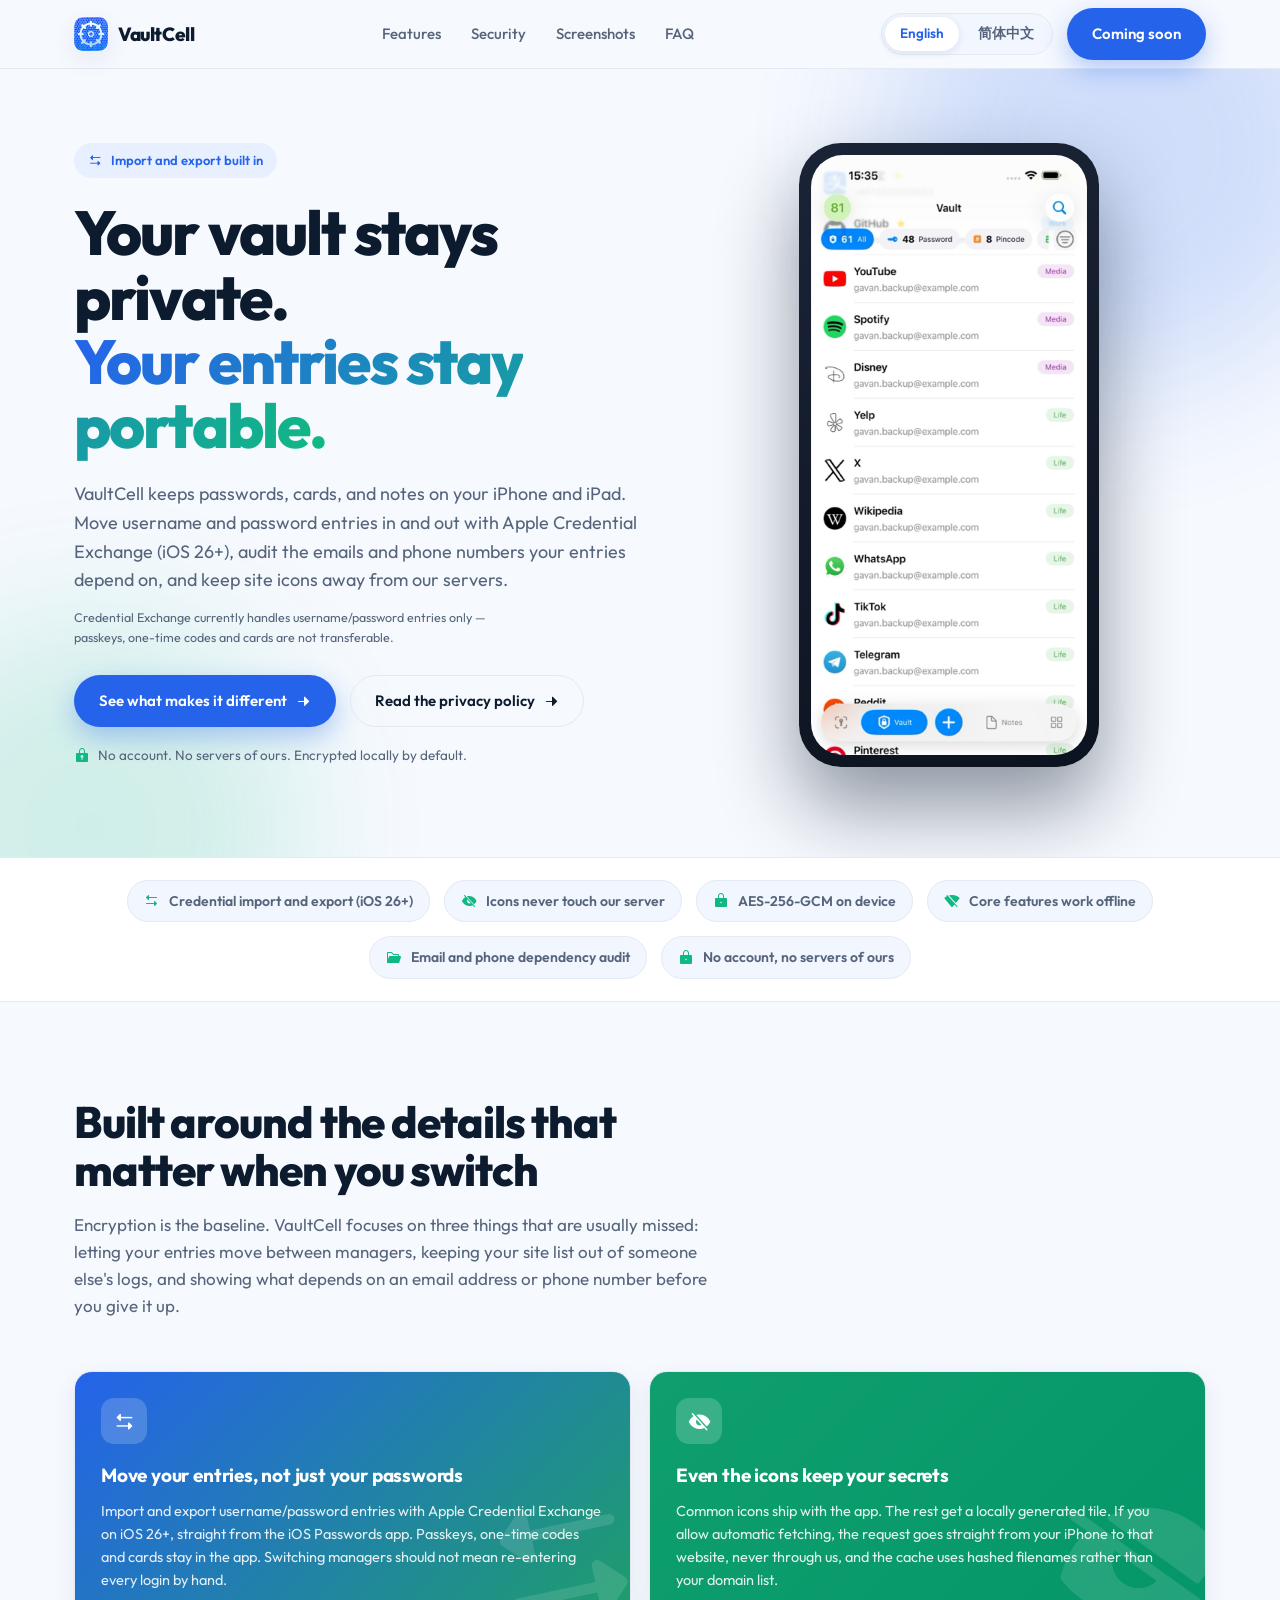
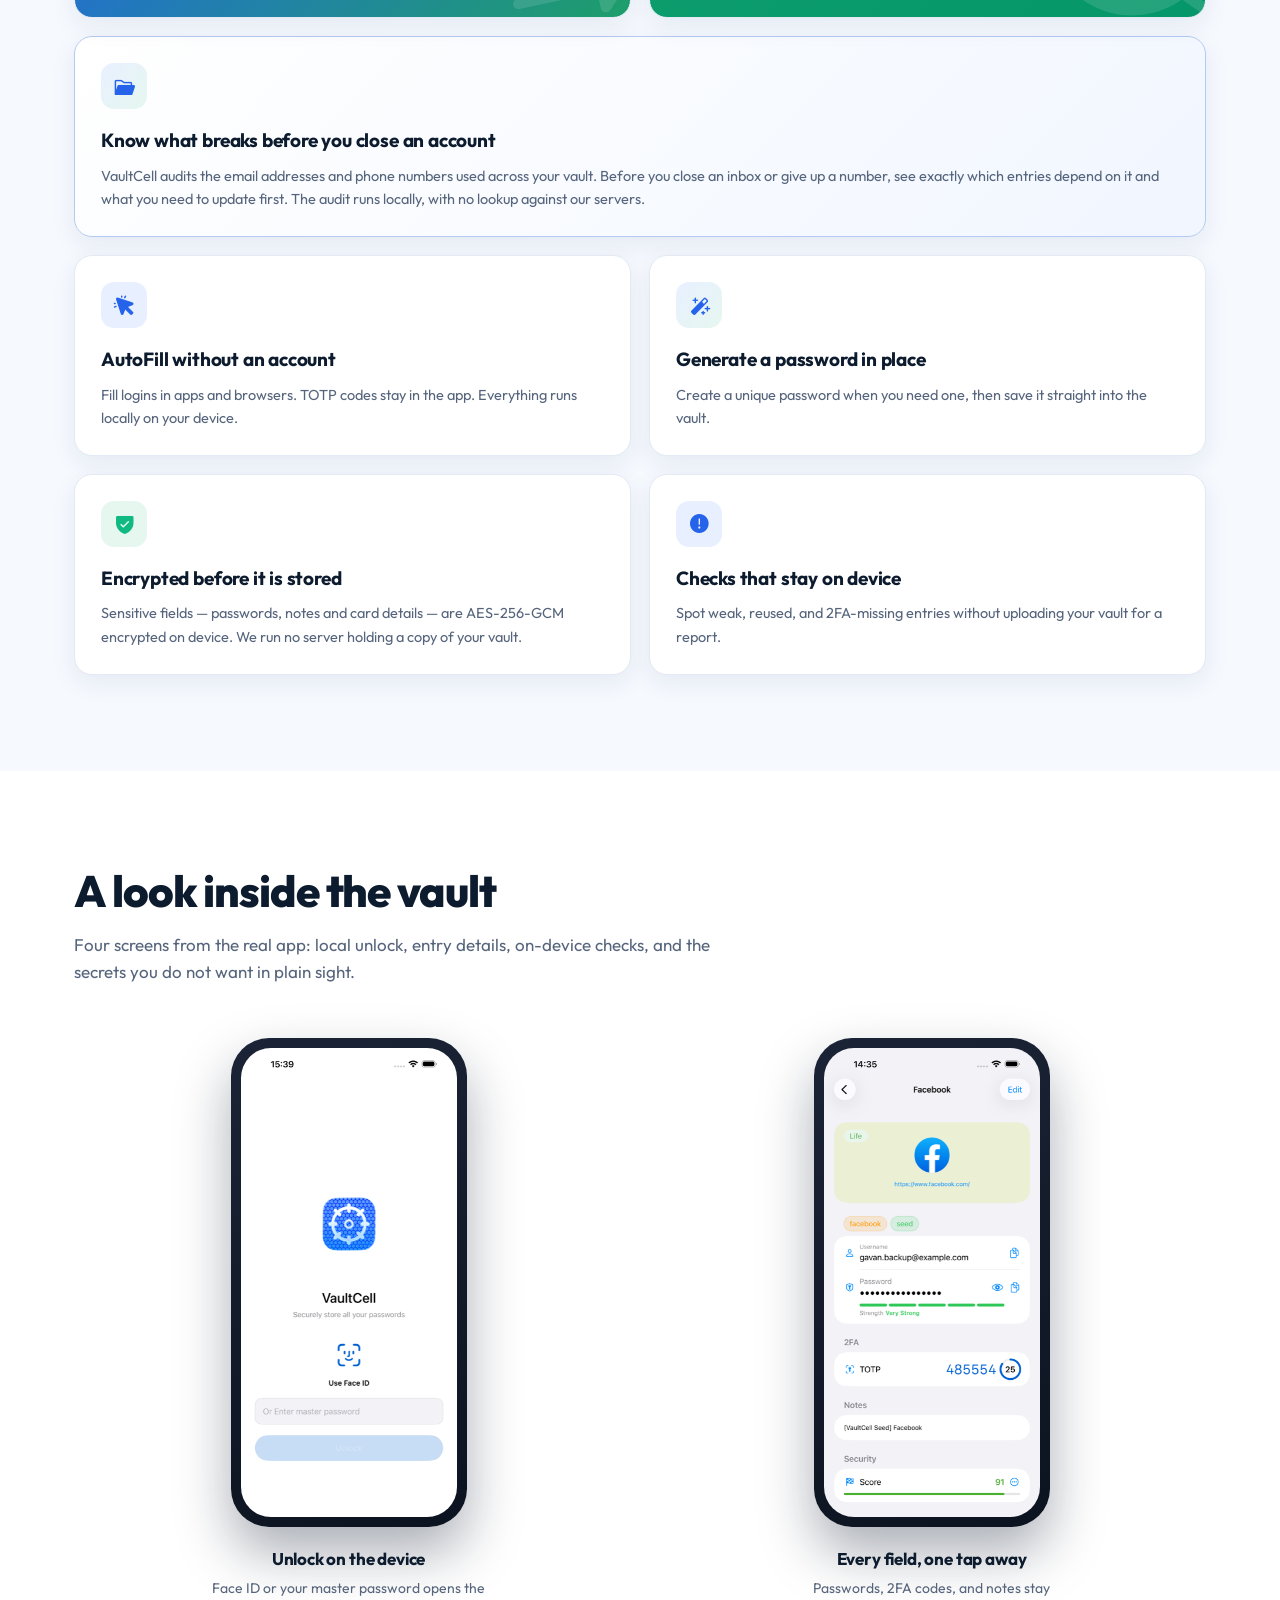
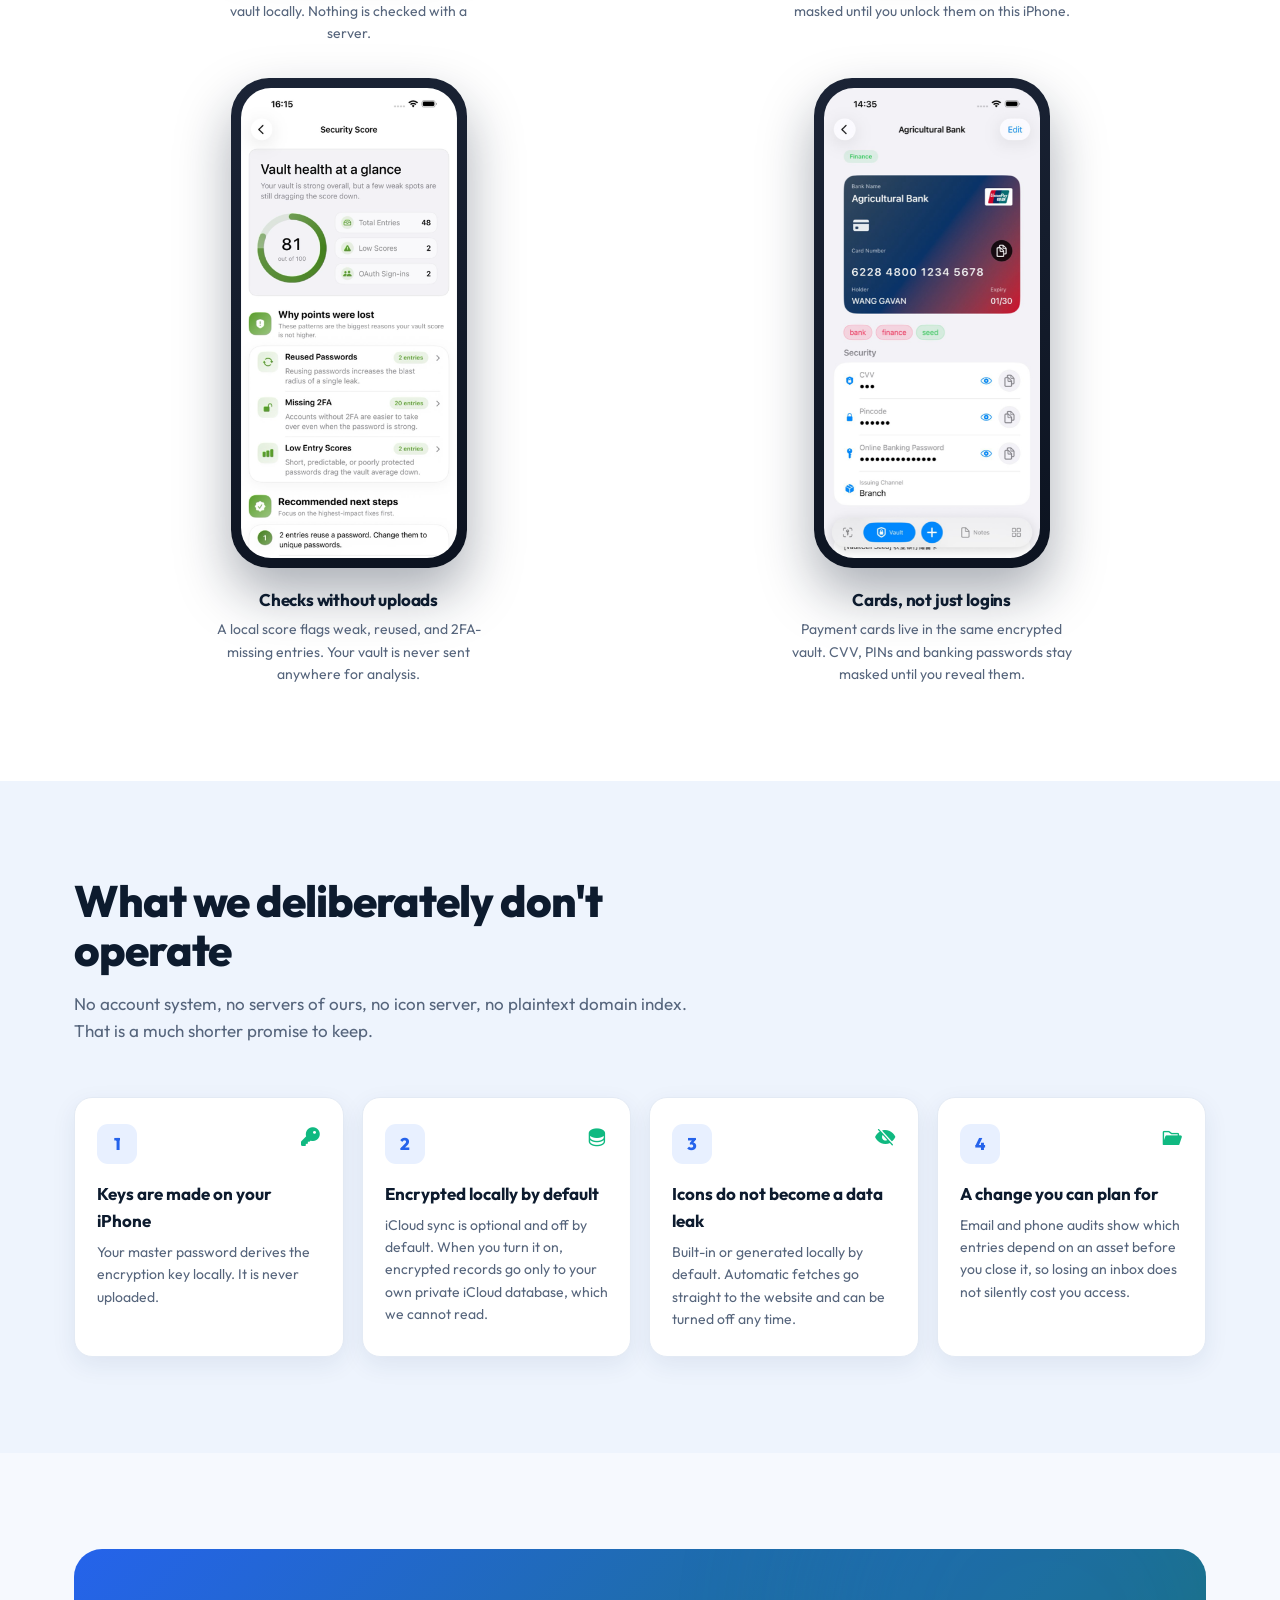
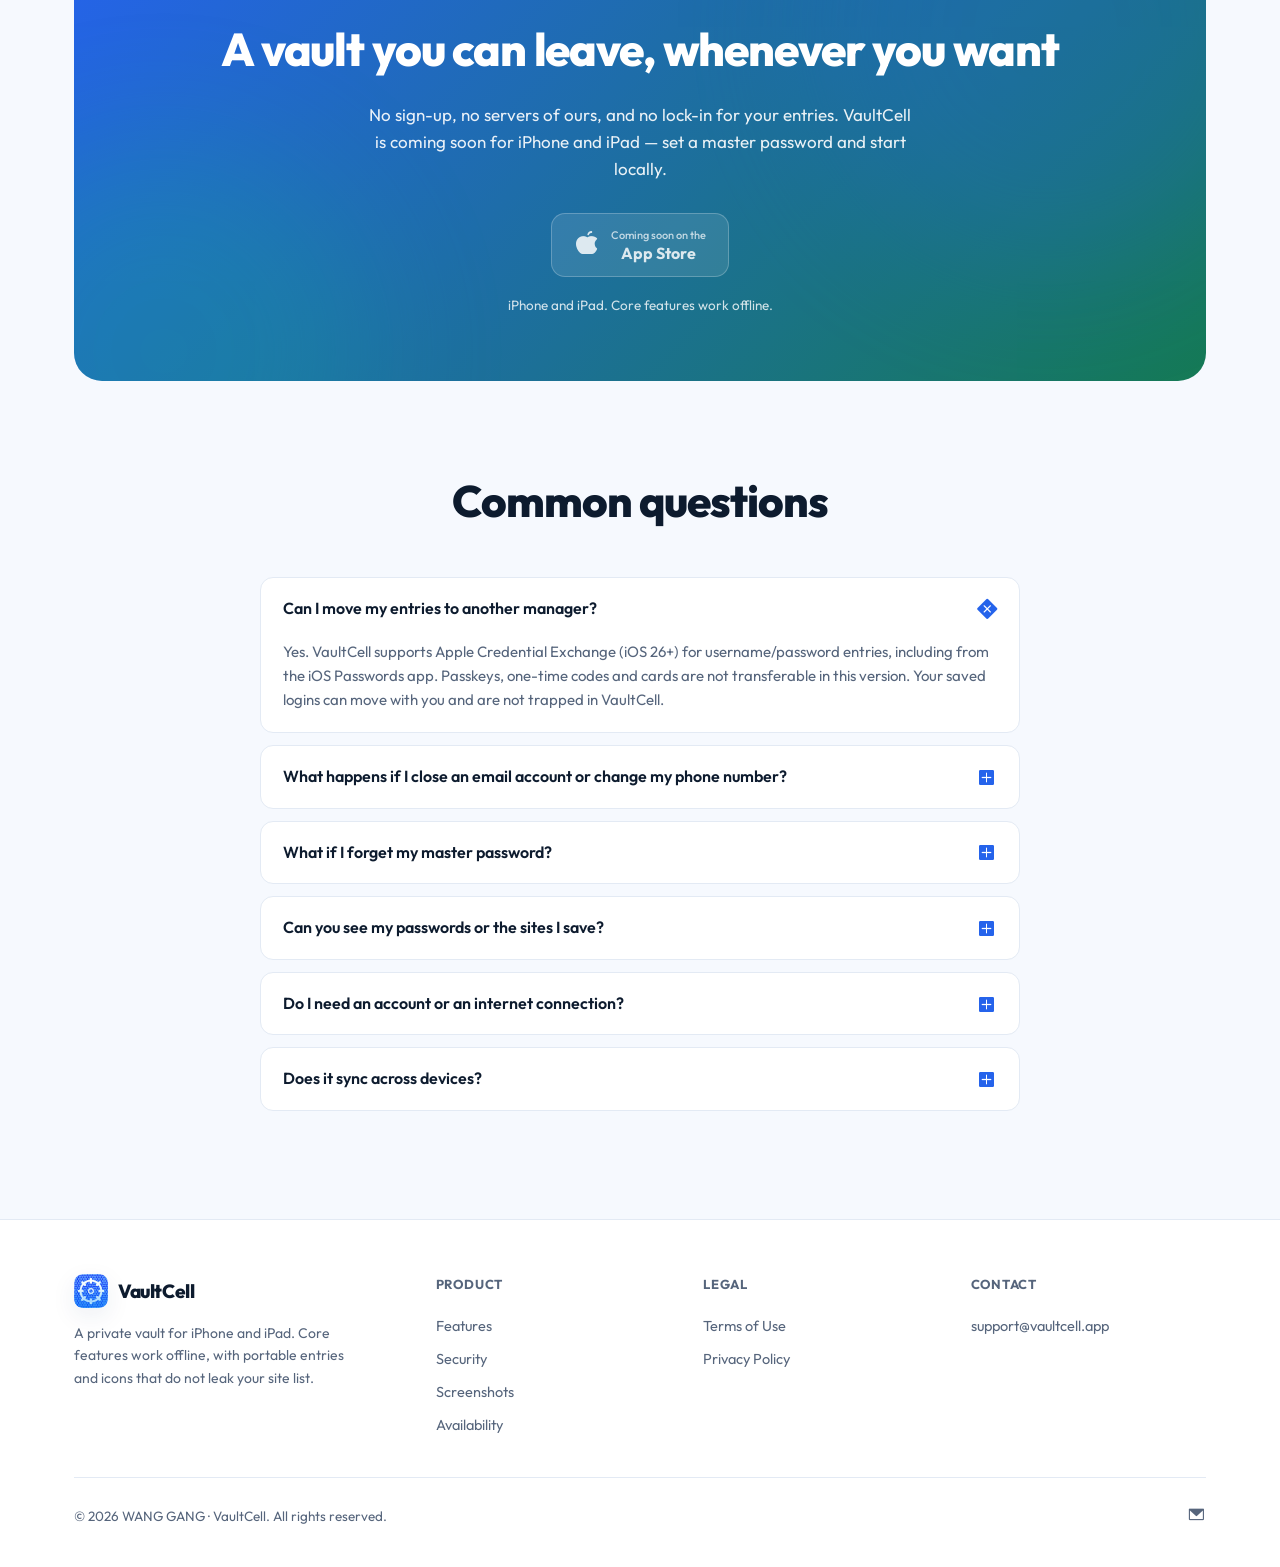
<file: index.html>
<!DOCTYPE html>
<html lang="en">
<head>
<meta charset="UTF-8" />
<meta name="viewport" content="width=device-width, initial-scale=1.0" />
<title data-en="VaultCell · Private vault for iPhone and iPad" data-zh="VaultCell · iPhone 与 iPad 上的私密保险库">VaultCell · Private vault for iPhone and iPad</title>
<meta name="description" data-en="VaultCell: a local-first iPhone/iPad vault with AES-256-GCM encryption, credential import/export, AutoFill and no account." data-zh="VaultCell：本地优先的 iPhone/iPad 保险库，支持 AES-256-GCM 加密、凭证导入导出与自动填充，无需账号。" content="VaultCell: a local-first iPhone/iPad vault with AES-256-GCM encryption, credential import/export, AutoFill and no account." />
<link rel="canonical" href="https://vaultcell.app/" />
<meta property="og:type" content="website" />
<meta property="og:url" content="https://vaultcell.app/" />
<meta property="og:title" data-en="VaultCell · Private vault for iPhone and iPad" data-zh="VaultCell · iPhone 与 iPad 上的私密保险库" content="VaultCell · Private vault for iPhone and iPad" />
<meta property="og:description" data-en="Local-first vault with AES-256-GCM encryption, credential import/export, AutoFill and no account." data-zh="本地优先的保险库，支持 AES-256-GCM 加密、凭证导入导出与自动填充，无需账号。" content="Local-first vault with AES-256-GCM encryption, credential import/export, AutoFill and no account." />
<meta property="og:image" content="https://vaultcell.app/assets/logo.png" />
<meta name="twitter:card" content="summary_large_image" />
<meta name="twitter:title" data-en="VaultCell · Private vault for iPhone and iPad" data-zh="VaultCell · iPhone 与 iPad 上的私密保险库" content="VaultCell · Private vault for iPhone and iPad" />
<meta name="twitter:description" data-en="Local-first vault with AES-256-GCM encryption, credential import/export, AutoFill and no account." data-zh="本地优先的保险库，支持 AES-256-GCM 加密、凭证导入导出与自动填充，无需账号。" content="Local-first vault with AES-256-GCM encryption, credential import/export, AutoFill and no account." />
<meta name="twitter:image" content="https://vaultcell.app/assets/logo.png" />
<link rel="stylesheet" href="assets/icons.css" />
<link rel="icon" type="image/png" href="assets/logo.png" />
<script>document.documentElement.classList.add('js');</script>
<style>
  @font-face{font-family:'Outfit';src:url('assets/fonts/outfit-latin.woff2') format('woff2');font-style:normal;font-weight:400 800;font-display:swap}
  :root{
    --bg:#f6f9fe; --bg-2:#eef4fd; --surface:#ffffff; --surface-2:#f1f6ff;
    --border:#e3eaf4; --text:#0d1b2e; --text-muted:#56657c;
    --brand:#2563eb; --brand-strong:#1d4ed8; --brand-soft:#e8f0ff;
    --sec:#10b981; --sec-soft:#e6f7f0;
    --r:18px; --r-sm:13px; --r-pill:999px;
    --shadow:0 18px 50px rgba(20,50,100,.12);
    --shadow-sm:0 8px 24px rgba(20,50,100,.08);
    --maxw:1180px;
  }
  @media (prefers-color-scheme: dark){
    :root{
      --bg:#0a1220; --bg-2:#0d1828; --surface:#111d30; --surface-2:#15233a;
      --border:#213349; --text:#eaf1fb; --text-muted:#9fb0c7;
      --brand:#4d8bff; --brand-strong:#6ea2ff; --brand-soft:#16243d;
      --sec:#34d399; --sec-soft:#0f2c24;
      --shadow:0 22px 60px rgba(0,0,0,.5);
      --shadow-sm:0 8px 24px rgba(0,0,0,.4);
    }
  }
  *{box-sizing:border-box;margin:0;padding:0}
  html{scroll-behavior:smooth}
  body{
    font-family:'Outfit',-apple-system,BlinkMacSystemFont,'Segoe UI','PingFang SC','Hiragino Sans GB','Noto Sans SC','Microsoft YaHei',sans-serif;
    background:var(--bg); color:var(--text); line-height:1.6;
    -webkit-font-smoothing:antialiased; overflow-x:hidden;
  }
  a{color:inherit;text-decoration:none}
  .wrap{max-width:var(--maxw);margin:0 auto;padding:0 24px}
  .btn{
    display:inline-flex;align-items:center;gap:9px;font-weight:600;font-size:15px;
    padding:13px 24px;border-radius:var(--r-pill);border:1px solid transparent;
    cursor:pointer;transition:transform .18s ease, box-shadow .25s ease, background .2s ease;
  }
  .btn-primary{background:var(--brand);color:#fff;box-shadow:0 10px 26px rgba(37,99,235,.32)}
  .btn-primary:hover{background:var(--brand-strong);box-shadow:0 14px 32px rgba(37,99,235,.42)}
  .btn-primary:active{transform:translateY(1px) scale(.99)}
  .btn-ghost{background:transparent;color:var(--text);border-color:var(--border)}
  .btn-ghost:hover{border-color:var(--brand);color:var(--brand)}
  .btn-ghost:active{transform:translateY(1px) scale(.99)}

  /* ---------- NAV ---------- */
  header.nav{position:sticky;top:0;z-index:50;backdrop-filter:saturate(180%) blur(14px);
    background:color-mix(in srgb, var(--bg) 78%, transparent);
    border-bottom:1px solid var(--border)}
  .nav-inner{display:flex;align-items:center;justify-content:space-between;height:68px}
  .brand{display:flex;align-items:center;gap:10px;font-weight:800;font-size:19px;letter-spacing:-.02em}
  .logo-mark{width:34px;height:34px;border-radius:23%;object-fit:cover;display:block;box-shadow:var(--shadow-sm)}
  .nav-links{display:flex;gap:30px;font-size:15px;font-weight:500;color:var(--text-muted)}
  .nav-links a{transition:color .2s}
  .nav-links a:hover{color:var(--brand)}
  .nav-cta{display:flex;align-items:center;gap:14px}
  .langs{display:flex;gap:4px;background:var(--surface-2);border:1px solid var(--border);
    border-radius:999px;padding:3px}
  .langs button{border:0;background:transparent;color:var(--text-muted);font:inherit;font-size:13.5px;
    font-weight:600;padding:6px 15px;border-radius:999px;cursor:pointer}
  .langs button[aria-pressed="true"]{background:var(--surface);color:var(--brand);
    box-shadow:0 2px 8px rgba(20,50,100,.10)}

  /* ---------- HERO ---------- */
  .hero{position:relative;padding:74px 0 90px;overflow:hidden}
  .hero-bg{position:absolute;inset:0;z-index:0;pointer-events:none}
  .blob{position:absolute;border-radius:50%;filter:blur(70px);opacity:.5}
  .blob.b1{width:480px;height:480px;background:var(--brand);top:-160px;right:-80px;opacity:.18}
  .blob.b2{width:420px;height:420px;background:var(--sec);bottom:-180px;left:-120px;opacity:.16}
  .hero-grid{position:relative;z-index:1;display:grid;grid-template-columns:1.05fr .95fr;gap:48px;align-items:center}
  .eyebrow{display:inline-flex;align-items:center;gap:8px;font-size:13px;font-weight:600;
    color:var(--brand);background:var(--brand-soft);padding:7px 14px;border-radius:var(--r-pill);margin-bottom:22px}
  .eyebrow i{font-size:15px}
  h1{font-size:clamp(38px,5vw,62px);line-height:1.04;font-weight:800;letter-spacing:-.03em;margin-bottom:22px}
  body[data-lang="zh"] h1{font-size:clamp(34px,3.2vw,46px);line-height:1.18;letter-spacing:-.01em}
  h1 .grad{background:linear-gradient(120deg,var(--brand),var(--sec));-webkit-background-clip:text;background-clip:text;color:transparent}
  .hero p.lead{font-size:18px;color:var(--text-muted);max-width:48ch;margin-bottom:12px}
  .hero p.fine{font-size:12.5px;color:var(--text-muted);max-width:52ch;margin:0 0 28px}
  .hero-cta{display:flex;gap:14px;flex-wrap:wrap;align-items:center}
  .hero-note{margin-top:18px;font-size:13.5px;color:var(--text-muted);display:flex;align-items:center;gap:8px}
  .hero-note i{color:var(--sec);font-size:16px}

  /* ---------- PHONE FRAME (real App screenshots) ---------- */
  .phone-stage{display:flex;justify-content:center;perspective:1400px}
  .phone{width:300px;border-radius:42px;padding:12px;background:linear-gradient(160deg,#1b2436,#0c1320);
    box-shadow:0 40px 80px rgba(13,27,46,.45);animation:float 6s ease-in-out infinite}
  @media (prefers-reduced-motion: no-preference){@keyframes float{0%,100%{transform:translateY(0)}50%{transform:translateY(-14px)}}}
  .phone-shot{width:100%;display:block;border-radius:32px}

  /* ---------- SHOWCASE GALLERY ---------- */
  .showcase{background:var(--surface)}
  .shot-grid{display:grid;grid-template-columns:repeat(2,1fr);gap:34px;justify-items:center}
  .shot-card{display:flex;flex-direction:column;align-items:center;gap:18px;max-width:280px}
  .shot{width:236px;background:linear-gradient(160deg,#1b2436,#0c1320);border-radius:38px;padding:10px;
    box-shadow:0 26px 54px rgba(13,27,46,.35)}
  .shot img{width:100%;display:block;border-radius:30px}
  .shot-cap{text-align:center}
  .shot-cap h3{font-size:17px;font-weight:700;margin-bottom:5px;letter-spacing:-.01em}
  .shot-cap p{font-size:14px;color:var(--text-muted)}
  @media (max-width:860px){.shot-grid{grid-template-columns:1fr;gap:46px}}

  /* ---------- TRUST STRIP ---------- */
  .strip{border-top:1px solid var(--border);border-bottom:1px solid var(--border);background:var(--surface)}
  .strip-inner{display:flex;flex-wrap:wrap;gap:14px;justify-content:center;padding:22px 0}
  .chip{display:inline-flex;align-items:center;gap:9px;font-size:14px;font-weight:600;color:var(--text-muted);
    background:var(--surface-2);border:1px solid var(--border);padding:9px 16px;border-radius:var(--r-pill)}
  .chip i{color:var(--sec);font-size:16px}

  /* ---------- SECTION SHELL ---------- */
  section.block{padding:96px 0}
  .sec-head{max-width:640px;margin-bottom:52px}
  .sec-head h2{font-size:clamp(30px,3.6vw,44px);line-height:1.1;font-weight:800;letter-spacing:-.025em;margin-bottom:16px}
  .sec-head p{font-size:17px;color:var(--text-muted)}

  /* ---------- BENTO ---------- */
  .bento{display:grid;grid-template-columns:repeat(6,1fr);gap:18px}
  .bcell{border:1px solid var(--border);background:var(--surface);border-radius:var(--r);padding:26px;
    box-shadow:var(--shadow-sm);transition:transform .25s ease, box-shadow .25s ease}
  .bcell:hover{transform:translateY(-4px);box-shadow:var(--shadow)}
  .bcell .bic{width:46px;height:46px;border-radius:13px;display:grid;place-items:center;margin-bottom:16px;font-size:23px}
  .bcell h3{font-size:19px;font-weight:700;margin-bottom:8px;letter-spacing:-.01em}
  .bcell p{font-size:14.5px;color:var(--text-muted)}
  .c-brand{background:var(--brand-soft);color:var(--brand)}
  .c-sec{background:var(--sec-soft);color:var(--sec)}
  .c-mix{background:linear-gradient(135deg,var(--brand-soft),var(--sec-soft));color:var(--brand)}
  .span2{grid-column:span 2}
  .span3{grid-column:span 3}
  .span6{grid-column:span 6}
  .audit-card{background:linear-gradient(135deg,var(--surface),var(--surface-2));border-color:color-mix(in srgb,var(--brand) 24%,var(--border))}
  .feature-hero{background:linear-gradient(135deg,var(--brand),#1e9e6a);color:#fff;grid-column:span 3;position:relative;overflow:hidden}
  .feature-hero.sec-hero{background:linear-gradient(135deg,#0f9f6e,#059669)}
  .feature-hero .bic{background:rgba(255,255,255,.18);color:#fff}
  .feature-hero h3{color:#fff}
  .feature-hero p{color:rgba(255,255,255,.88)}
  .feature-hero .ghost-ic{position:absolute;right:-20px;bottom:-30px;font-size:170px;opacity:.12;transform:rotate(-12deg)}

  /* ---------- SECURITY FLOW ---------- */
  .sec-flow{background:var(--bg-2)}
  .flow{display:grid;grid-template-columns:repeat(4,1fr);gap:18px;position:relative}
  .flow-step{background:var(--surface);border:1px solid var(--border);border-radius:var(--r);padding:26px 22px;box-shadow:var(--shadow-sm);position:relative}
  .flow-step .num{width:40px;height:40px;border-radius:11px;background:var(--brand-soft);color:var(--brand);
    display:grid;place-items:center;font-weight:800;margin-bottom:16px;font-size:17px}
  .flow-step .fic{position:absolute;top:28px;right:22px;font-size:22px;color:var(--sec);line-height:1}
  .flow-step h3{font-size:17px;font-weight:700;margin-bottom:7px}
  .flow-step p{font-size:14px;color:var(--text-muted)}

  /* ---------- DOWNLOAD CTA ---------- */
  .cta-wrap{background:linear-gradient(135deg,var(--brand),#157a55);border-radius:28px;padding:64px 48px;text-align:center;color:#fff;position:relative;overflow:hidden}
  .cta-wrap .blob{opacity:.22}
  .cta-wrap h2{font-size:clamp(30px,4vw,46px);font-weight:800;letter-spacing:-.025em;margin-bottom:14px;position:relative}
  .cta-wrap p{font-size:17px;color:rgba(255,255,255,.9);max-width:50ch;margin:0 auto 30px;position:relative}
  .stores{display:flex;gap:14px;justify-content:center;flex-wrap:wrap;position:relative}
  .store{display:inline-flex;align-items:center;gap:11px;background:rgba(255,255,255,.12);border:1px solid rgba(255,255,255,.28);
    color:#fff;padding:13px 22px;border-radius:14px;transition:background .2s, transform .18s}
  .store:hover{background:rgba(255,255,255,.22)}
  .store:active{transform:translateY(1px) scale(.99)}
  .store.is-soon{cursor:default;opacity:.85}
  .store.is-soon:hover{background:rgba(255,255,255,.12)}
  .store i{font-size:26px}
  .store .st{min-width:0}
  .store .st small{display:block;font-size:11px;opacity:.85;font-weight:500}
  .store .st b{display:block;font-size:16px;font-weight:700;line-height:1.2}
  .cta-sub{margin-top:18px;font-size:13.5px;color:rgba(255,255,255,.8);position:relative}

  /* ---------- FAQ ---------- */
  .faq{max-width:760px;margin:0 auto}
  .faq details{border:1px solid var(--border);border-radius:var(--r-sm);background:var(--surface);margin-bottom:12px;overflow:hidden}
  .faq summary{list-style:none;cursor:pointer;padding:18px 22px;font-weight:600;font-size:16px;display:flex;justify-content:space-between;align-items:center;gap:16px}
  .faq summary::-webkit-details-marker{display:none}
  .faq summary i{color:var(--brand);transition:transform .25s;font-size:20px;flex-shrink:0}
  .faq details[open] summary i{transform:rotate(45deg)}
  .faq .ans{padding:0 22px 20px;color:var(--text-muted);font-size:15px}

  /* ---------- FOOTER ---------- */
  footer{border-top:1px solid var(--border);background:var(--surface);padding:54px 0 36px}
  .foot-grid{display:grid;grid-template-columns:1.4fr 1fr 1fr 1fr;gap:32px;margin-bottom:36px}
  .foot-brand p{font-size:14px;color:var(--text-muted);max-width:30ch;margin-top:14px}
  .foot-col h4{font-size:13px;font-weight:700;text-transform:uppercase;letter-spacing:.06em;color:var(--text-muted);margin-bottom:14px}
  .foot-col a{display:block;font-size:14.5px;color:var(--text-muted);padding:5px 0;transition:color .2s}
  .foot-col a:hover{color:var(--brand)}
  .foot-bottom{display:flex;justify-content:space-between;align-items:center;padding-top:24px;border-top:1px solid var(--border);
    font-size:13.5px;color:var(--text-muted);flex-wrap:wrap;gap:12px}
  .foot-bottom .soc{display:flex;gap:14px}
  .foot-bottom .soc a{font-size:18px;color:var(--text-muted)}
  .foot-bottom .soc a:hover{color:var(--brand)}

  /* ---------- REVEAL ---------- */
  .js .reveal{opacity:0;transform:translateY(26px);transition:opacity .7s cubic-bezier(.16,1,.3,1), transform .7s cubic-bezier(.16,1,.3,1)}
  .js .reveal.in{opacity:1;transform:none}
  @media (prefers-reduced-motion: reduce){
    .js .reveal{opacity:1;transform:none;transition:none}
    .phone{animation:none}
  }

  /* ---------- RESPONSIVE ---------- */
  @media (max-width:920px){
    .hero-grid{grid-template-columns:1fr;gap:54px}
    .phone-stage{order:2}
    .bento{grid-template-columns:repeat(2,1fr)}
    .span2,.span6,.feature-hero{grid-column:span 2}
    .span3{grid-column:span 1}
    .flow{grid-template-columns:repeat(2,1fr)}
    .foot-grid{grid-template-columns:1fr 1fr}
    .nav-links{display:none}
  }
  @media (max-width:560px){
    .bento{grid-template-columns:1fr}
    .span2,.span6,.feature-hero{grid-column:span 1}
    .flow{grid-template-columns:1fr}
    .foot-grid{grid-template-columns:1fr 1fr}
    section.block{padding:64px 0}
    .cta-wrap{padding:44px 22px}
    .langs button{padding:6px 11px}
    .nav-cta .btn{display:none}
  }
</style>
</head>
<body data-lang="en">

<!-- NAV -->
<header class="nav">
  <div class="wrap nav-inner">
    <a class="brand" href="#top">
      <img class="logo-mark" src="assets/logo.png" alt="VaultCell icon" width="34" height="34" />
      VaultCell
    </a>
    <nav class="nav-links">
      <a href="#features" data-en="Features" data-zh="功能">Features</a>
      <a href="#security" data-en="Security" data-zh="安全">Security</a>
      <a href="#showcase" data-en="Screenshots" data-zh="截图">Screenshots</a>
      <a href="#faq" data-en="FAQ" data-zh="常见问题">FAQ</a>
    </nav>
    <div class="nav-cta">
      <div class="langs" role="group" aria-label="Language">
        <button type="button" data-set="en" aria-pressed="true">English</button>
        <button type="button" data-set="zh" aria-pressed="false">简体中文</button>
      </div>
      <a class="btn btn-primary" href="#download" data-en="Coming soon" data-zh="即将上线">Coming soon</a>
    </div>
  </div>
</header>

<!-- HERO -->
<section class="hero" id="top">
  <div class="hero-bg"><span class="blob b1"></span><span class="blob b2"></span></div>
  <div class="wrap hero-grid">
    <div class="hero-copy reveal">
      <span class="eyebrow"><i class="ph-fill ph-arrows-left-right"></i> <span data-en="Import and export built in" data-zh="内置凭证导入与导出">Import and export built in</span></span>
      <h1><span data-en="Your vault stays private." data-zh="你的保险库，始终私密。">Your vault stays private.</span><br><span class="grad" data-en="Your entries stay portable." data-zh="你的条目，随时带走。">Your entries stay portable.</span></h1>
      <p class="lead" data-en="VaultCell keeps passwords, cards, and notes on your iPhone and iPad. Move username and password entries in and out with Apple Credential Exchange (iOS 26+), audit the emails and phone numbers your entries depend on, and keep site icons away from our servers." data-zh="VaultCell 把密码、银行卡和备忘录留在你的 iPhone 与 iPad 上。通过 Apple 凭证交换（iOS 26+）导入和导出账号密码条目，排查条目所依赖的邮箱与手机号，网站图标也不会经过我们的服务器。">VaultCell keeps passwords, cards, and notes on your iPhone and iPad. Move username and password entries in and out with Apple Credential Exchange (iOS 26+), audit the emails and phone numbers your entries depend on, and keep site icons away from our servers.</p>
      <p class="fine" data-en="Credential Exchange currently handles username/password entries only — passkeys, one-time codes and cards are not transferable." data-zh="凭证交换目前仅支持账号密码条目——通行密钥、一次性验证码和银行卡暂不可迁移。">Credential Exchange currently handles username/password entries only — passkeys, one-time codes and cards are not transferable.</p>
      <div class="hero-cta">
        <a class="btn btn-primary" href="#features"><span data-en="See what makes it different" data-zh="看看有何不同">See what makes it different</span> <i class="ph-fill ph-arrow-right"></i></a>
        <a class="btn btn-ghost" href="privacy.html"><span data-en="Read the privacy policy" data-zh="阅读隐私政策">Read the privacy policy</span> <i class="ph-fill ph-arrow-right"></i></a>
      </div>
      <div class="hero-note"><i class="ph-fill ph-lock-key"></i> <span data-en="No account. No servers of ours. Encrypted locally by default." data-zh="无需账号，没有我们的服务器，默认在本地加密。">No account. No servers of ours. Encrypted locally by default.</span></div>
    </div>

    <!-- real App screenshot inside a phone frame -->
    <div class="phone-stage reveal">
      <div class="phone">
        <img class="phone-shot" src="assets/shot-vault.png" alt="VaultCell vault list showing saved logins" data-en="VaultCell vault list showing saved logins" data-zh="VaultCell 保险库列表，显示已保存的登录信息" />
      </div>
    </div>
  </div>
</section>

<!-- TRUST STRIP -->
<div class="strip">
  <div class="wrap strip-inner reveal">
    <span class="chip"><i class="ph-fill ph-arrows-left-right"></i> <span data-en="Credential import and export (iOS 26+)" data-zh="凭证导入与导出（iOS 26+）">Credential import and export (iOS 26+)</span></span>
    <span class="chip"><i class="ph-fill ph-eye-slash"></i> <span data-en="Icons never touch our server" data-zh="图标绝不经过我们的服务器">Icons never touch our server</span></span>
    <span class="chip"><i class="ph-fill ph-lock"></i> <span data-en="AES-256-GCM on device" data-zh="设备端 AES-256-GCM 加密">AES-256-GCM on device</span></span>
    <span class="chip"><i class="ph-fill ph-wifi-slash"></i> <span data-en="Core features work offline" data-zh="核心功能离线可用">Core features work offline</span></span>
    <span class="chip"><i class="ph-fill ph-folder-open"></i> <span data-en="Email and phone dependency audit" data-zh="邮箱与手机号依赖审计">Email and phone dependency audit</span></span>
    <span class="chip"><i class="ph-fill ph-lock"></i> <span data-en="No account, no servers of ours" data-zh="无需账号，没有我们的服务器">No account, no servers of ours</span></span>
  </div>
</div>

<!-- FEATURES BENTO -->
<section class="block" id="features">
  <div class="wrap">
    <div class="sec-head reveal">
      <h2 data-en="Built around the details that matter when you switch" data-zh="围绕换库时真正要紧的细节设计">Built around the details that matter when you switch</h2>
      <p data-en="Encryption is the baseline. VaultCell focuses on three things that are usually missed: letting your entries move between managers, keeping your site list out of someone else's logs, and showing what depends on an email address or phone number before you give it up." data-zh="加密只是底线。VaultCell 专注三件常被忽略的事：让你的条目能在不同管理器之间迁移、让你的网站清单不出现在别人的日志里，以及在你停用某个邮箱或号码前，先看清谁在依赖它。">Encryption is the baseline. VaultCell focuses on three things that are usually missed: letting your entries move between managers, keeping your site list out of someone else's logs, and showing what depends on an email address or phone number before you give it up.</p>
    </div>
    <div class="bento">
      <div class="bcell feature-hero reveal">
        <span class="bic"><i class="ph-fill ph-arrows-left-right"></i></span>
        <h3 data-en="Move your entries, not just your passwords" data-zh="带走的是条目，不只是密码">Move your entries, not just your passwords</h3>
        <p data-en="Import and export username/password entries with Apple Credential Exchange on iOS 26+, straight from the iOS Passwords app. Passkeys, one-time codes and cards stay in the app. Switching managers should not mean re-entering every login by hand." data-zh="在 iOS 26+ 上通过 Apple 凭证交换，直接从「密码」App 导入和导出账号密码条目。通行密钥、一次性验证码和银行卡仍留在 App 内。换管理器，不该意味着每条登录都要手敲一遍。">Import and export username/password entries with Apple Credential Exchange on iOS 26+, straight from the iOS Passwords app. Passkeys, one-time codes and cards stay in the app. Switching managers should not mean re-entering every login by hand.</p>
        <i class="ph-fill ph-arrows-left-right ghost-ic"></i>
      </div>
      <div class="bcell feature-hero sec-hero reveal">
        <span class="bic"><i class="ph-fill ph-eye-slash"></i></span>
        <h3 data-en="Even the icons keep your secrets" data-zh="连图标也不泄露你的秘密">Even the icons keep your secrets</h3>
        <p data-en="Common icons ship with the app. The rest get a locally generated tile. If you allow automatic fetching, the request goes straight from your iPhone to that website, never through us, and the cache uses hashed filenames rather than your domain list." data-zh="常见图标随 App 内置，其余的在本地生成色块。如果你允许自动获取，请求会从你的 iPhone 直达该网站，不经过我们，缓存也使用哈希文件名，而不是你的域名清单。">Common icons ship with the app. The rest get a locally generated tile. If you allow automatic fetching, the request goes straight from your iPhone to that website, never through us, and the cache uses hashed filenames rather than your domain list.</p>
        <i class="ph-fill ph-eye-slash ghost-ic"></i>
      </div>

      <div class="bcell span6 reveal audit-card">
        <span class="bic c-mix"><i class="ph-fill ph-folder-open"></i></span>
        <h3 data-en="Know what breaks before you close an account" data-zh="注销账号前，先知道会断掉什么">Know what breaks before you close an account</h3>
        <p data-en="VaultCell audits the email addresses and phone numbers used across your vault. Before you close an inbox or give up a number, see exactly which entries depend on it and what you need to update first. The audit runs locally, with no lookup against our servers." data-zh="VaultCell 会审计保险库中用到的邮箱地址和手机号。在停用邮箱或号码前，先看清哪些条目依赖它、需要优先更新什么。审计完全在本地运行，不会向我们的服务器查询。">VaultCell audits the email addresses and phone numbers used across your vault. Before you close an inbox or give up a number, see exactly which entries depend on it and what you need to update first. The audit runs locally, with no lookup against our servers.</p>
      </div>

      <div class="bcell span3 reveal">
        <span class="bic c-brand"><i class="ph-fill ph-cursor-click"></i></span>
        <h3 data-en="AutoFill without an account" data-zh="无需账号也能自动填充">AutoFill without an account</h3>
        <p data-en="Fill logins in apps and browsers. TOTP codes stay in the app. Everything runs locally on your device." data-zh="在 App 和浏览器里自动填充登录信息。TOTP 验证码留在 App 内。一切都在你的设备上本地运行。">Fill logins in apps and browsers. TOTP codes stay in the app. Everything runs locally on your device.</p>
      </div>
      <div class="bcell span3 reveal">
        <span class="bic c-mix"><i class="ph-fill ph-magic-wand"></i></span>
        <h3 data-en="Generate a password in place" data-zh="就地生成密码">Generate a password in place</h3>
        <p data-en="Create a unique password when you need one, then save it straight into the vault." data-zh="需要时生成一个唯一密码，直接存进保险库。">Create a unique password when you need one, then save it straight into the vault.</p>
      </div>
      <div class="bcell span3 reveal">
        <span class="bic c-sec"><i class="ph-fill ph-shield-check"></i></span>
        <h3 data-en="Encrypted before it is stored" data-zh="存储前先加密">Encrypted before it is stored</h3>
        <p data-en="Sensitive fields — passwords, notes and card details — are AES-256-GCM encrypted on device. We run no server holding a copy of your vault." data-zh="敏感字段——密码、备忘录和银行卡信息——在设备端用 AES-256-GCM 加密。我们没有任何保存你保险库副本的服务器。">Sensitive fields — passwords, notes and card details — are AES-256-GCM encrypted on device. We run no server holding a copy of your vault.</p>
      </div>
      <div class="bcell span3 reveal">
        <span class="bic c-brand"><i class="ph-fill ph-warning-circle"></i></span>
        <h3 data-en="Checks that stay on device" data-zh="检查只在设备上进行">Checks that stay on device</h3>
        <p data-en="Spot weak, reused, and 2FA-missing entries without uploading your vault for a report." data-zh="找出弱密码、重复使用的密码和未开启双重认证的条目，无需上传保险库换取报告。">Spot weak, reused, and 2FA-missing entries without uploading your vault for a report.</p>
      </div>
    </div>
  </div>
</section>

<!-- SHOWCASE -->
<section class="block showcase" id="showcase">
  <div class="wrap">
    <div class="sec-head reveal">
      <h2 data-en="A look inside the vault" data-zh="看看保险库里面">A look inside the vault</h2>
      <p data-en="Four screens from the real app: local unlock, entry details, on-device checks, and the secrets you do not want in plain sight." data-zh="四张真机截图：本地解锁、条目详情、设备端检查，以及那些你不想明文示人的秘密。">Four screens from the real app: local unlock, entry details, on-device checks, and the secrets you do not want in plain sight.</p>
    </div>
    <div class="shot-grid">
      <div class="shot-card reveal">
        <div class="shot"><img src="assets/shot-unlock.png" alt="VaultCell unlock screen with Face ID" data-en="VaultCell unlock screen with Face ID" data-zh="VaultCell 解锁界面，使用面容 ID" /></div>
        <div class="shot-cap">
          <h3 data-en="Unlock on the device" data-zh="在设备上解锁">Unlock on the device</h3>
          <p data-en="Face ID or your master password opens the vault locally. Nothing is checked with a server." data-zh="用面容 ID 或主密码在本地打开保险库，不需要向服务器校验任何东西。">Face ID or your master password opens the vault locally. Nothing is checked with a server.</p>
        </div>
      </div>
      <div class="shot-card reveal">
        <div class="shot"><img src="assets/shot-detail-login.png" alt="VaultCell login entry detail with password strength and 2FA code" data-en="VaultCell login entry detail with password strength and 2FA code" data-zh="VaultCell 登录条目详情，显示密码强度与双重认证验证码" /></div>
        <div class="shot-cap">
          <h3 data-en="Every field, one tap away" data-zh="每个字段，一触即达">Every field, one tap away</h3>
          <p data-en="Passwords, 2FA codes, and notes stay masked until you unlock them on this iPhone." data-zh="密码、双重认证验证码和备忘录保持遮蔽，直到你在这台 iPhone 上解锁它们。">Passwords, 2FA codes, and notes stay masked until you unlock them on this iPhone.</p>
        </div>
      </div>
      <div class="shot-card reveal">
        <div class="shot"><img src="assets/shot-security.png" alt="VaultCell security score dashboard" data-en="VaultCell security score dashboard" data-zh="VaultCell 安全评分面板" /></div>
        <div class="shot-cap">
          <h3 data-en="Checks without uploads" data-zh="不上传也能检查">Checks without uploads</h3>
          <p data-en="A local score flags weak, reused, and 2FA-missing entries. Your vault is never sent anywhere for analysis." data-zh="本地评分标出弱密码、重复使用密码和未开启双重认证的条目。你的保险库从不会被送到任何地方分析。">A local score flags weak, reused, and 2FA-missing entries. Your vault is never sent anywhere for analysis.</p>
        </div>
      </div>
      <div class="shot-card reveal">
        <div class="shot"><img src="assets/shot-detail-card.png" alt="VaultCell bank card entry with card number, CVV, and online banking passwords" data-en="VaultCell bank card entry with card number, CVV, and online banking passwords" data-zh="VaultCell 银行卡条目，含卡号、安全码与网银密码" /></div>
        <div class="shot-cap">
          <h3 data-en="Cards, not just logins" data-zh="不只登录，还有银行卡">Cards, not just logins</h3>
          <p data-en="Payment cards live in the same encrypted vault. CVV, PINs and banking passwords stay masked until you reveal them." data-zh="支付卡也存在同一个加密保险库里。安全码、PIN 和网银密码保持遮蔽，直到你主动显示。">Payment cards live in the same encrypted vault. CVV, PINs and banking passwords stay masked until you reveal them.</p>
        </div>
      </div>
    </div>
  </div>
</section>

<!-- SECURITY FLOW -->
<section class="block sec-flow" id="security">
  <div class="wrap">
    <div class="sec-head reveal">
      <h2 data-en="What we deliberately don't operate" data-zh="我们刻意不运营的东西">What we deliberately don't operate</h2>
      <p data-en="No account system, no servers of ours, no icon server, no plaintext domain index. That is a much shorter promise to keep." data-zh="没有账号系统，没有我们的服务器，没有图标服务器，也没有明文域名索引。需要兑现的承诺短得多。">No account system, no servers of ours, no icon server, no plaintext domain index. That is a much shorter promise to keep.</p>
    </div>
    <div class="flow">
      <div class="flow-step reveal">
        <span class="num">1</span>
        <div class="fic"><i class="ph-fill ph-key"></i></div>
        <h3 data-en="Keys are made on your iPhone" data-zh="密钥在你的 iPhone 上生成">Keys are made on your iPhone</h3>
        <p data-en="Your master password derives the encryption key locally. It is never uploaded." data-zh="加密密钥由你的主密码在本地派生，从不上传。">Your master password derives the encryption key locally. It is never uploaded.</p>
      </div>
      <div class="flow-step reveal">
        <span class="num">2</span>
        <div class="fic"><i class="ph-fill ph-database"></i></div>
        <h3 data-en="Encrypted locally by default" data-zh="默认本地加密">Encrypted locally by default</h3>
        <p data-en="iCloud sync is optional and off by default. When you turn it on, encrypted records go only to your own private iCloud database, which we cannot read." data-zh="iCloud 同步是可选功能，默认关闭。开启后，加密记录只会进入你自己的私有 iCloud 数据库，我们无法读取。">iCloud sync is optional and off by default. When you turn it on, encrypted records go only to your own private iCloud database, which we cannot read.</p>
      </div>
      <div class="flow-step reveal">
        <span class="num">3</span>
        <div class="fic"><i class="ph-fill ph-eye-slash"></i></div>
        <h3 data-en="Icons do not become a data leak" data-zh="图标不会变成数据泄露">Icons do not become a data leak</h3>
        <p data-en="Built-in or generated locally by default. Automatic fetches go straight to the website and can be turned off any time." data-zh="默认使用内置图标或在本地生成。自动获取时请求直达网站，随时可以关闭。">Built-in or generated locally by default. Automatic fetches go straight to the website and can be turned off any time.</p>
      </div>
      <div class="flow-step reveal">
        <span class="num">4</span>
        <div class="fic"><i class="ph-fill ph-folder-open"></i></div>
        <h3 data-en="A change you can plan for" data-zh="变化发生前，你有准备">A change you can plan for</h3>
        <p data-en="Email and phone audits show which entries depend on an asset before you close it, so losing an inbox does not silently cost you access." data-zh="邮箱和手机号审计会在你停用之前列出依赖它们的条目，避免邮箱失效后悄悄失去访问权。">Email and phone audits show which entries depend on an asset before you close it, so losing an inbox does not silently cost you access.</p>
      </div>
    </div>
  </div>
</section>

<!-- DOWNLOAD CTA -->
<section class="block" id="download">
  <div class="wrap">
    <div class="cta-wrap reveal">
      <span class="blob b1"></span><span class="blob b2"></span>
      <h2 data-en="A vault you can leave, whenever you want" data-zh="一个你随时可以离开的保险库">A vault you can leave, whenever you want</h2>
      <p data-en="No sign-up, no servers of ours, and no lock-in for your entries. VaultCell is coming soon for iPhone and iPad — set a master password and start locally." data-zh="无需注册，没有我们的服务器，条目也不会被锁死。VaultCell 即将登陆 iPhone 和 iPad——设好主密码，从本地开始。">No sign-up, no servers of ours, and no lock-in for your entries. VaultCell is coming soon for iPhone and iPad — set a master password and start locally.</p>
      <div class="stores">
        <span class="store is-soon" aria-disabled="true"><i class="ph-fill ph-apple-logo"></i><span class="st"><small data-en="Coming soon on the" data-zh="即将登陆">Coming soon on the</small><b>App Store</b></span></span>
      </div>
      <div class="cta-sub" data-en="iPhone and iPad. Core features work offline." data-zh="支持 iPhone 与 iPad，核心功能离线可用。">iPhone and iPad. Core features work offline.</div>
    </div>
  </div>
</section>

<!-- FAQ -->
<section class="block" id="faq" style="padding-top:0">
  <div class="wrap">
    <div class="sec-head reveal" style="margin-left:auto;margin-right:auto;text-align:center">
      <h2 data-en="Common questions" data-zh="常见问题">Common questions</h2>
    </div>
    <div class="faq">
      <details class="reveal" open>
        <summary><span data-en="Can I move my entries to another manager?" data-zh="我能把条目迁移到别的管理器吗？">Can I move my entries to another manager?</span><i class="ph-fill ph-plus"></i></summary>
        <div class="ans" data-en="Yes. VaultCell supports Apple Credential Exchange (iOS 26+) for username/password entries, including from the iOS Passwords app. Passkeys, one-time codes and cards are not transferable in this version. Your saved logins can move with you and are not trapped in VaultCell." data-zh="可以。VaultCell 支持 Apple 凭证交换（iOS 26+）导入导出账号密码条目，包括从 iOS「密码」App 迁移。通行密钥、一次性验证码和银行卡在当前版本不可迁移。你保存的登录信息可以跟着你走，不会被困在 VaultCell 里。">Yes. VaultCell supports Apple Credential Exchange (iOS 26+) for username/password entries, including from the iOS Passwords app. Passkeys, one-time codes and cards are not transferable in this version. Your saved logins can move with you and are not trapped in VaultCell.</div>
      </details>
      <details class="reveal">
        <summary><span data-en="What happens if I close an email account or change my phone number?" data-zh="如果我注销邮箱或更换手机号会怎样？">What happens if I close an email account or change my phone number?</span><i class="ph-fill ph-plus"></i></summary>
        <div class="ans" data-en="VaultCell audits the email addresses and phone numbers referenced in your vault and shows which entries depend on each one. You can update those entries before you lose the inbox or number, instead of finding out when a recovery code lands somewhere you no longer control." data-zh="VaultCell 会审计保险库中引用的邮箱地址和手机号，显示每个被谁依赖。你可以在邮箱或号码失效前先更新这些条目，而不是等恢复码发到一个你已不再控制的地方才发现。">VaultCell audits the email addresses and phone numbers referenced in your vault and shows which entries depend on each one. You can update those entries before you lose the inbox or number, instead of finding out when a recovery code lands somewhere you no longer control.</div>
      </details>
      <details class="reveal">
        <summary><span data-en="What if I forget my master password?" data-zh="忘记主密码怎么办？">What if I forget my master password?</span><i class="ph-fill ph-plus"></i></summary>
        <div class="ans" data-en="We cannot reset it — there is no account or server holding your key. Keep your encrypted backup file and its password safe; that is the only way back in." data-zh="我们无法帮你重置——没有账号，也没有服务器保存你的密钥。请妥善保管加密备份文件及其密码，这是唯一的恢复途径。">We cannot reset it — there is no account or server holding your key. Keep your encrypted backup file and its password safe; that is the only way back in.</div>
      </details>
      <details class="reveal">
        <summary><span data-en="Can you see my passwords or the sites I save?" data-zh="你们能看到我的密码或保存的网站吗？">Can you see my passwords or the sites I save?</span><i class="ph-fill ph-plus"></i></summary>
        <div class="ans" data-en="No. We operate no server-side vault, and we do not run an icon lookup service. Built-in icons are local. If automatic fetching is on, your iPhone contacts the website directly, not us." data-zh="不能。我们不运营任何服务端保险库，也不运行图标查询服务。内置图标是本地的；如果开启自动获取，是你的 iPhone 直接访问网站，而不是我们。">No. We operate no server-side vault, and we do not run an icon lookup service. Built-in icons are local. If automatic fetching is on, your iPhone contacts the website directly, not us.</div>
      </details>
      <details class="reveal">
        <summary><span data-en="Do I need an account or an internet connection?" data-zh="需要账号或联网吗？">Do I need an account or an internet connection?</span><i class="ph-fill ph-plus"></i></summary>
        <div class="ans" data-en="No account is needed. Core features work offline; automatic icon fetching is optional and can be turned off. There is no subscription for the core features." data-zh="不需要账号。核心功能离线可用；自动获取图标是可选功能，可随时关闭。核心功能没有订阅费。">No account is needed. Core features work offline; automatic icon fetching is optional and can be turned off. There is no subscription for the core features.</div>
      </details>
      <details class="reveal">
        <summary><span data-en="Does it sync across devices?" data-zh="支持多设备同步吗？">Does it sync across devices?</span><i class="ph-fill ph-plus"></i></summary>
        <div class="ans" data-en="Yes, optionally. iCloud sync is off by default. Encrypted records go through your own private iCloud database, which we cannot read." data-zh="支持，且为可选。iCloud 同步默认关闭。加密记录通过你自己的私有 iCloud 数据库同步，我们无法读取。">Yes, optionally. iCloud sync is off by default. Encrypted records go through your own private iCloud database, which we cannot read.</div>
      </details>
    </div>
  </div>
</section>

<!-- FOOTER -->
<footer>
  <div class="wrap">
    <div class="foot-grid">
      <div class="foot-brand">
        <a class="brand" href="#top">
          <img class="logo-mark" src="assets/logo.png" alt="VaultCell icon" width="34" height="34" />
          VaultCell
        </a>
        <p data-en="A private vault for iPhone and iPad. Core features work offline, with portable entries and icons that do not leak your site list." data-zh="iPhone 与 iPad 上的私密保险库。核心功能离线可用，条目可迁移，图标不会泄露你的网站清单。">A private vault for iPhone and iPad. Core features work offline, with portable entries and icons that do not leak your site list.</p>
      </div>
      <div class="foot-col">
        <h4 data-en="Product" data-zh="产品">Product</h4>
        <a href="#features" data-en="Features" data-zh="功能">Features</a>
        <a href="#security" data-en="Security" data-zh="安全">Security</a>
        <a href="#showcase" data-en="Screenshots" data-zh="截图">Screenshots</a>
        <a href="#download" data-en="Availability" data-zh="上线信息">Availability</a>
      </div>
      <div class="foot-col">
        <h4 data-en="Legal" data-zh="法律">Legal</h4>
        <a href="terms.html" data-en="Terms of Use" data-zh="使用条款">Terms of Use</a>
        <a href="privacy.html" data-en="Privacy Policy" data-zh="隐私政策">Privacy Policy</a>
      </div>
      <div class="foot-col">
        <h4 data-en="Contact" data-zh="联系">Contact</h4>
        <a href="mailto:support@vaultcell.app">support@vaultcell.app</a>
      </div>
    </div>
    <div class="foot-bottom">
      <span data-en="© 2026 WANG GANG · VaultCell. All rights reserved." data-zh="© 2026 WANG GANG · VaultCell。保留所有权利。">© 2026 WANG GANG · VaultCell. All rights reserved.</span>
      <div class="soc">
        <a href="mailto:support@vaultcell.app" aria-label="Email"><i class="ph-fill ph-envelope-simple"></i></a>
      </div>
    </div>
  </div>
</footer>

<script>
  (function(){
    var body = document.body,
        root = document.documentElement,
        btns = document.querySelectorAll('.langs button'),
        nodes = document.querySelectorAll('[data-en][data-zh]'),
        langs = document.querySelector('.langs'),
        soc = document.querySelector('.soc a');

    function set(lang){
      var zh = lang === 'zh';
      body.setAttribute('data-lang', lang);
      root.setAttribute('lang', zh ? 'zh-CN' : 'en');
      nodes.forEach(function(n){
        var val = n.getAttribute(zh ? 'data-zh' : 'data-en'),
            t = n.tagName;
        if (t === 'META') n.setAttribute('content', val);
        else if (t === 'IMG') n.setAttribute('alt', val);
        else if (t === 'TITLE') n.textContent = val;
        else if (val.indexOf('<') !== -1) n.innerHTML = val;
        else n.textContent = val;
      });
      btns.forEach(function(b){
        b.setAttribute('aria-pressed', String(b.getAttribute('data-set') === lang));
      });
      if (langs) langs.setAttribute('aria-label', zh ? '语言' : 'Language');
      if (soc) soc.setAttribute('aria-label', zh ? '电子邮件' : 'Email');
      try { localStorage.setItem('vc-lang', lang); } catch(e){}
    }

    btns.forEach(function(b){
      b.addEventListener('click', function(){ set(b.getAttribute('data-set')); });
    });

    var saved = null;
    try { saved = localStorage.getItem('vc-lang'); } catch(e){}
    if (saved === 'en' || saved === 'zh') { set(saved); return; }
    var sys = (navigator.language || 'en').toLowerCase();
    set(sys.indexOf('zh') === 0 ? 'zh' : 'en');
  })();

  (function(){
    var els = document.querySelectorAll('.reveal');
    if(!('IntersectionObserver' in window)){
      els.forEach(function(e){e.classList.add('in')});
      return;
    }
    var io = new IntersectionObserver(function(entries){
      entries.forEach(function(en){
        if(en.isIntersecting){ en.target.classList.add('in'); io.unobserve(en.target); }
      });
    },{threshold:0.14, rootMargin:'0px 0px -8% 0px'});
    els.forEach(function(e){io.observe(e)});
  })();
</script>
</body>
</html>
</file>
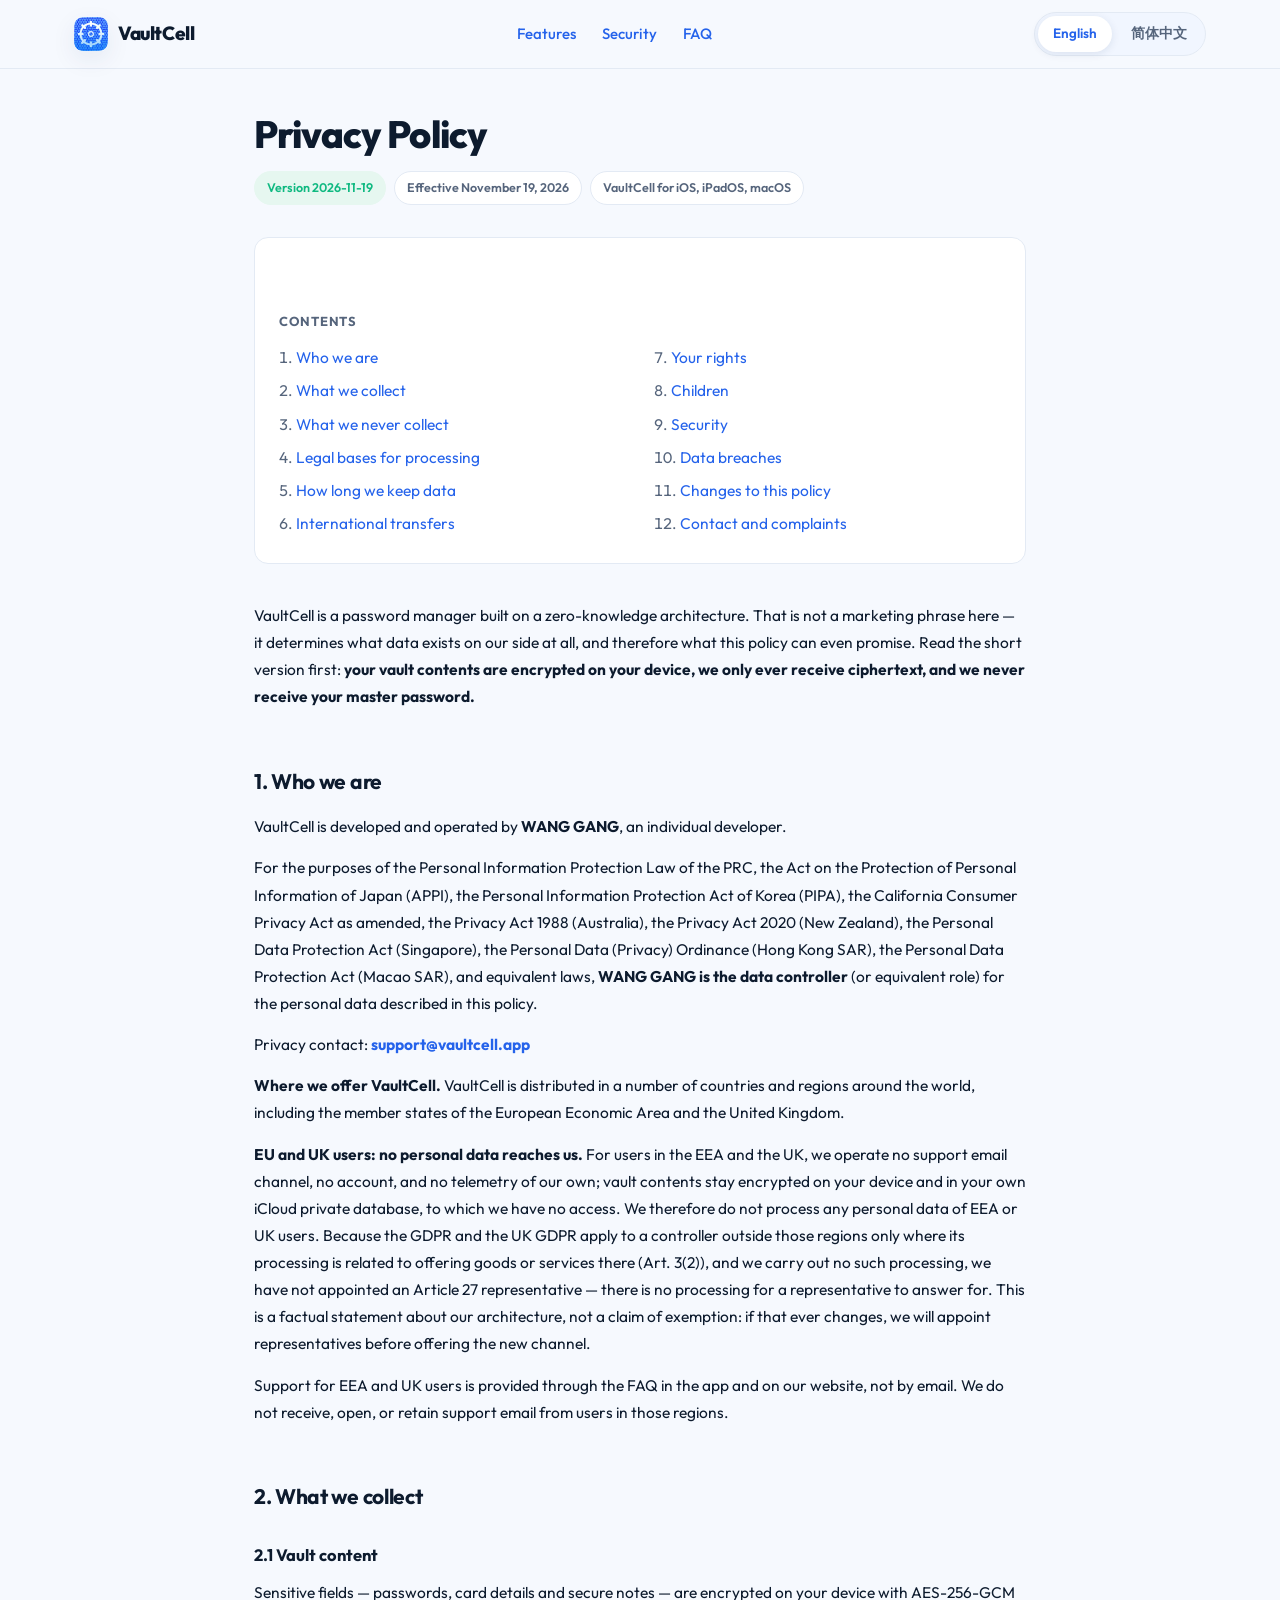
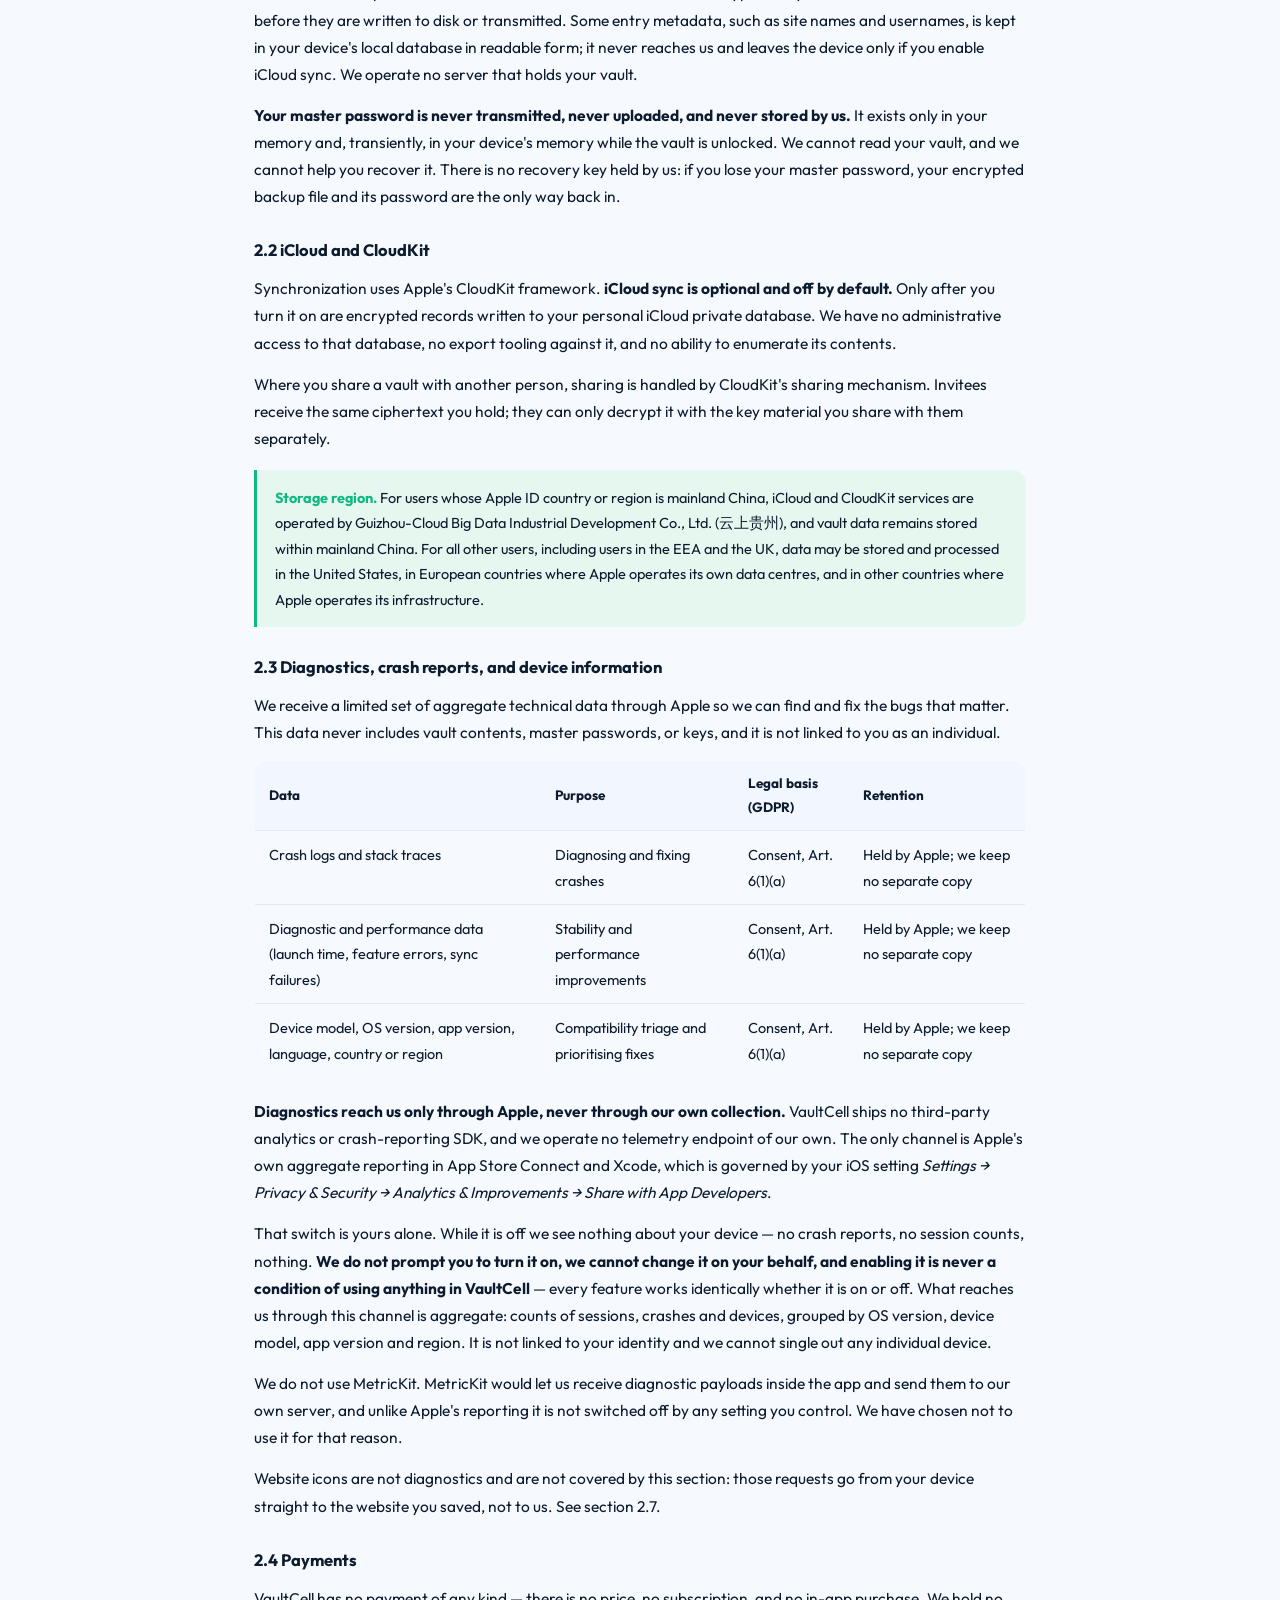
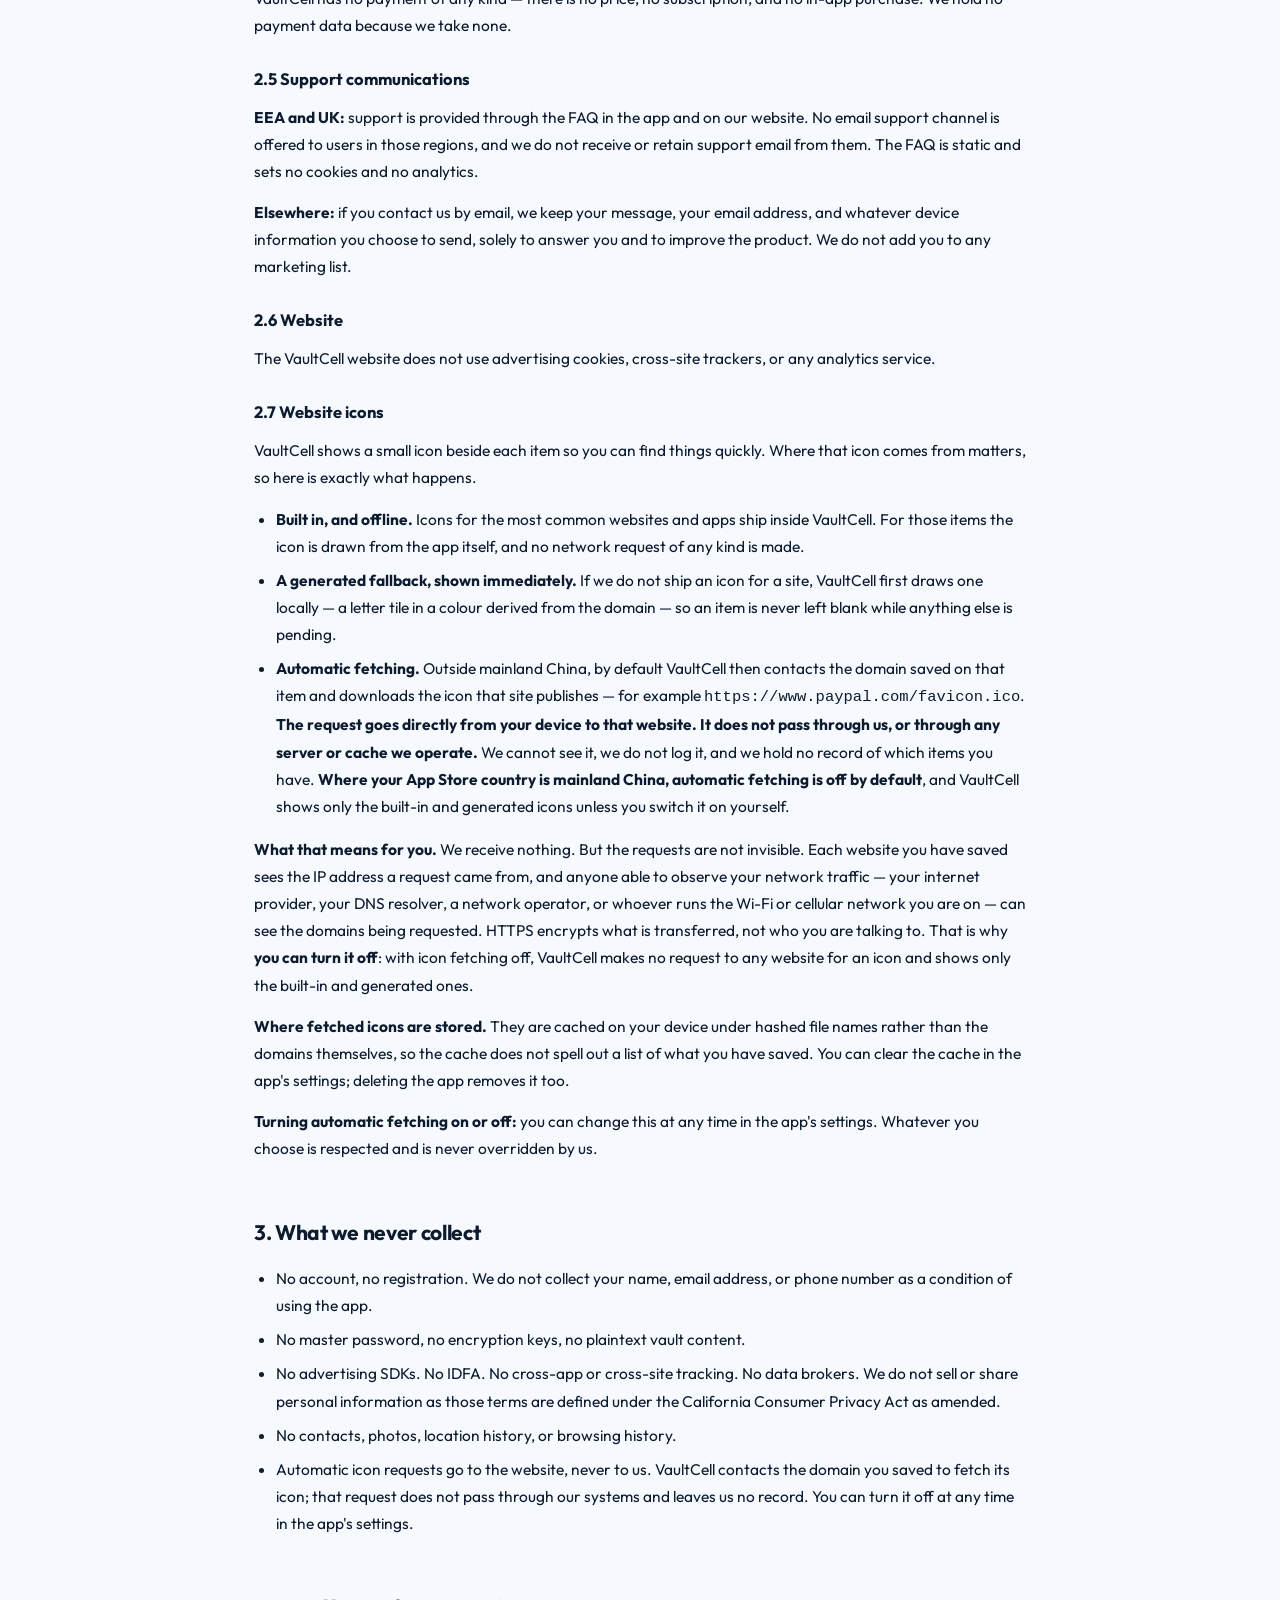
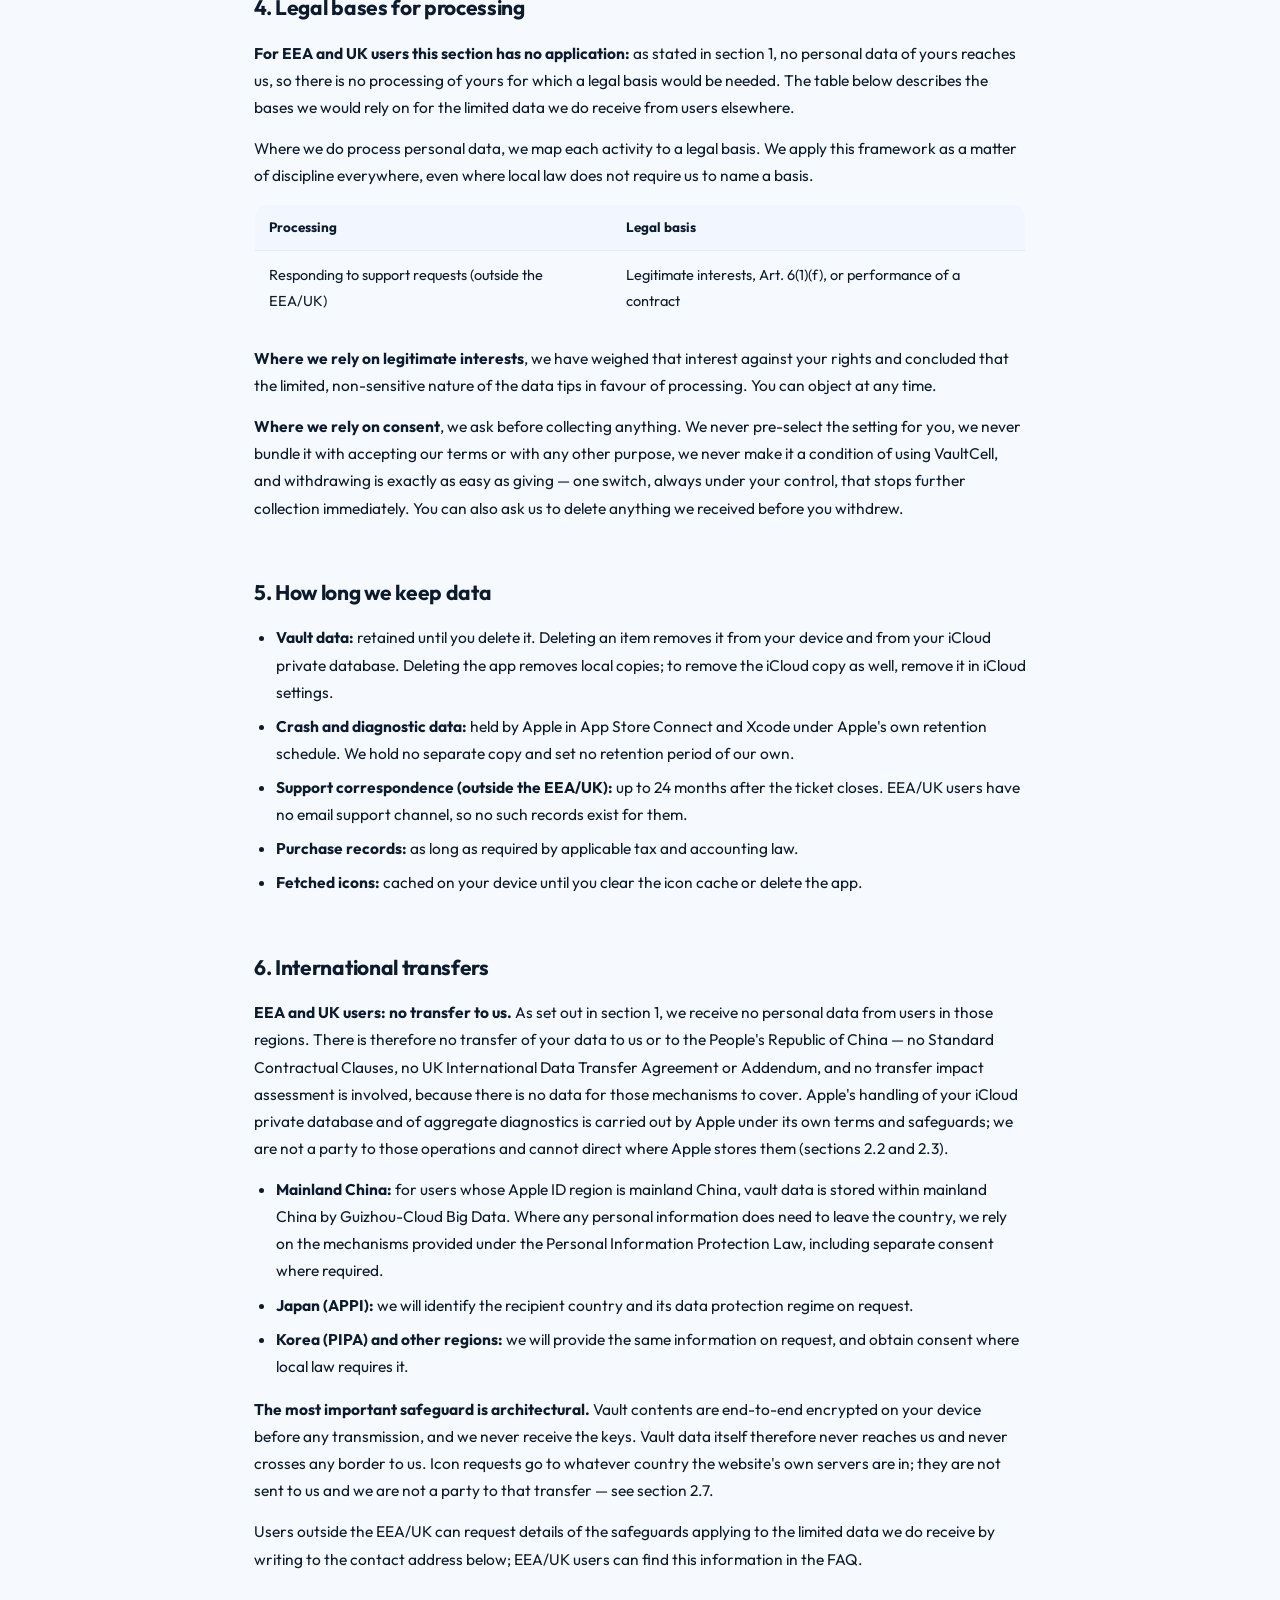
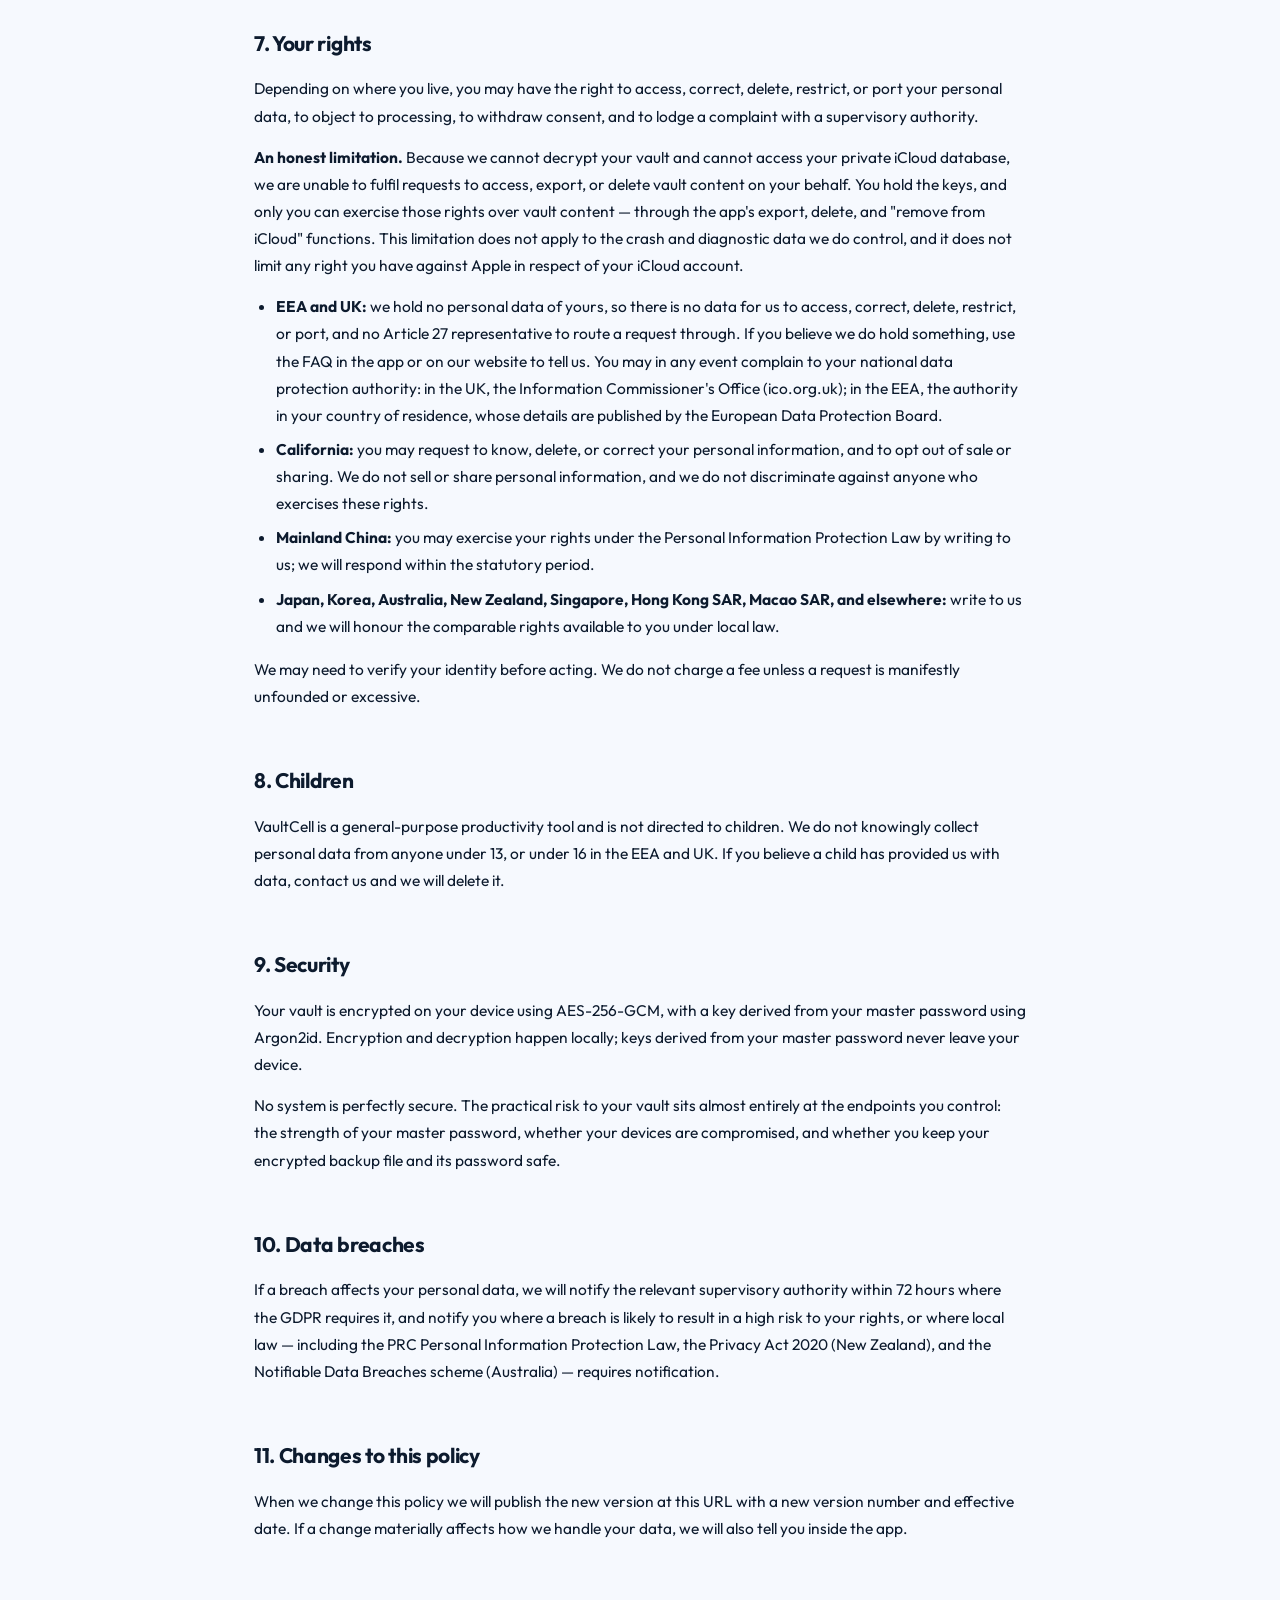
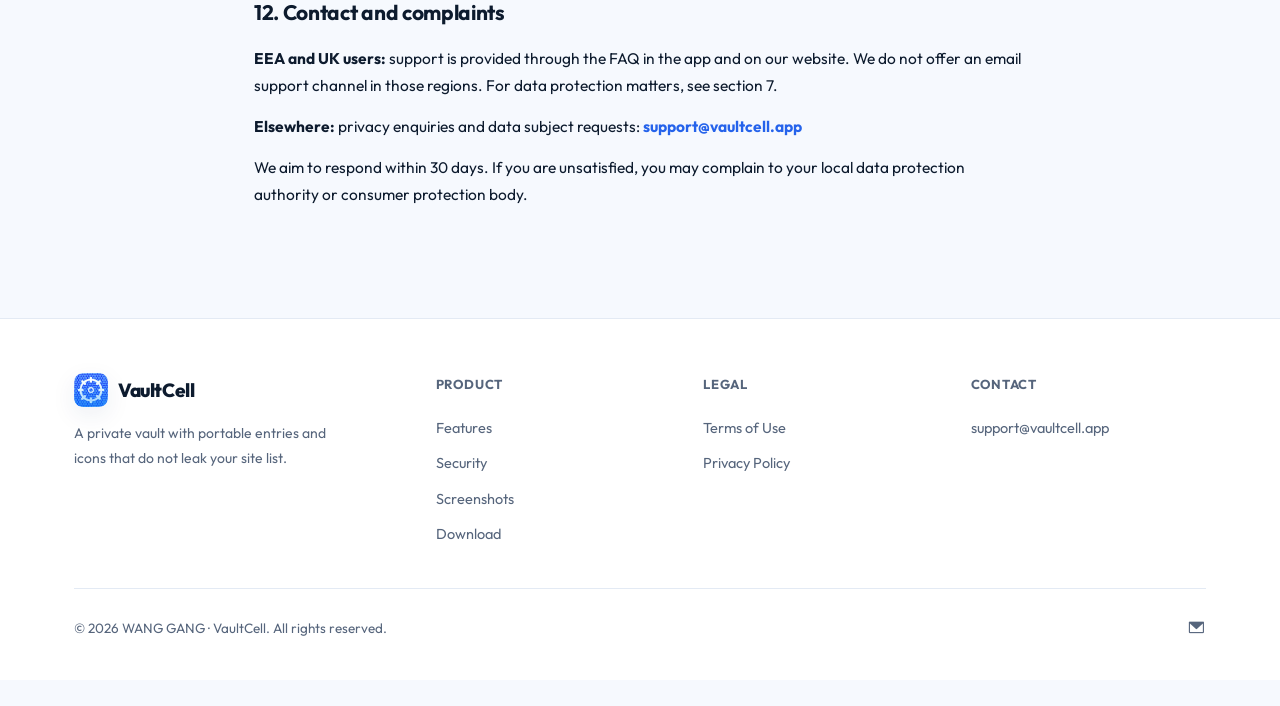
<file: privacy.html>
<!DOCTYPE html>
<html lang="en">
<head>
<meta charset="UTF-8" />
<meta name="viewport" content="width=device-width, initial-scale=1.0" />
<title>Privacy Policy · VaultCell</title>
<meta name="description" content="How VaultCell handles your data: local-first encrypted storage, optional iCloud sync, and Apple diagnostics." />
<meta name="robots" content="index,follow" />
<link rel="preconnect" href="https://fonts.googleapis.com" />
<link rel="preconnect" href="https://fonts.gstatic.com" crossorigin />
<link href="https://fonts.googleapis.com/css2?family=Outfit:wght@400;500;600;700;800&display=swap" rel="stylesheet" />
<link rel="stylesheet" href="assets/icons.css" />
<link rel="icon" type="image/png" href="assets/logo.png" />
<!--
  ============================================================
  VaultCell Privacy Policy  ·  Version 2026-11-19
  ------------------------------------------------------------
  ALL PLACEHOLDERS RESOLVED 2026-11-19. This note records the choices made
  so nobody re-introduces them:

    1. Developer location: stated at country level only (PRC). No city and
       no postal address are published, per the zero-data / non-trader
       posture. Do NOT add one without re-checking DSA trader status and
       GDPR Art. 3(2) first.
    2. Diagnostics retention: none held by us; Apple keeps its own schedule.
    3. Encryption: AES-256-GCM, key derived from the master password via
       Argon2id. MUST match the shipped build — update section 9 and this
       note together if the implementation ever changes.
    4. Availability: stated generically ("a number of countries and regions").
    5. Canonical domain: vaultcell.app.

  DIAGNOSTICS CHANNEL — corrected 2026-09-16, read before changing:
  The text now says we use Apple's aggregate reporting in App Store
  Connect and Xcode only, governed by the user's iOS switch
  "Share with App Developers", and that we do NOT use MetricKit.
  This is deliberate. MetricKit is NOT gated by any system switch —
  Apple DTS tested it: with both "Share with App Developers" and
  "Share iPhone Analytics" off, MetricKit still delivers payloads.
  MetricKit delivers data to YOUR code, which you then send to your
  own server, so it is collection by you and needs consent + a switch
  you build. If you ever add MetricKit, rewrite section 2.3, add an
  in-app opt-in, and update the Privacy Nutrition Label.

  DECISION APPLIED 2026-11-19 (FINAL) — SUPERSEDES both the 2026-09-16
  "no EEA/UK" decision and the earlier 2026-11-19 "representatives
  required" decision:

  The app WILL be distributed in the EEA and the UK, under a
  ZERO-PERSONAL-DATA model for users in those regions. No Article 27
  representative is appointed, because the trigger condition in
  GDPR Art. 3(2) / UK GDPR Art. 3(2) is NOT met:

    - EEA/UK users are NOT offered any email support channel. Support
      for them is provided only through the in-app/website FAQ. No
      email from them is received, opened, or retained — so no personal
      data of theirs reaches us.
    - No account, no registration, no telemetry endpoint of our own,
      no analytics or crash SDK, no advertising ID.
    - Vault contents are encrypted on device and sync only through
      the user's own Apple ID private CloudKit database. We hold no
      keys, no server-side copy, and no administrative access.
    - Icon requests go device-to-website, never through us.
    - The only diagnostic material we ever see is Apple's AGGREGATE
      reporting in App Store Connect / Xcode, which is not linked to
      any individual and is not personal data.

  Net effect: we do not process personal data of EEA/UK users at all,
  so GDPR/UK GDPR do not apply to us under Art. 3(2), and Art. 27(1)
  has nothing to attach to. Sections 1, 4, 6 and 7 say so explicitly.
  Do NOT re-add representative placeholders: they would contradict
  the zero-data position and invite the very obligations we avoid.

  RE-ASSESS AND APPOINT REPRESENTATIVES BEFORE launching any feature
  that brings EEA/UK personal data to us — an email support channel,
  a web contact form, an account system, a crash/analytics SDK, or
  donations. One such channel re-engages Art. 3(2) and requires both
  an EU and a UK representative.

  DSA trader status is a SEPARATE question from Art. 27. The app is
  free with no IAP, no ads and no revenue, and section 5 of the terms
  makes NO commercial commitment — so a non-trader declaration is
  defensible. If that ever changes, trader verification (published
  address, phone, email in all 27 EU states) becomes mandatory.

  DECISION SUPERSEDED 2026-09-16, then corrected same day: diagnostics
  were first written as relying on "Share iPhone Analytics". That is
  wrong — see the diagnostics block above for the verified behaviour.
  Section 2.3 is authoritative; this line is kept only so nobody
  re-applies the superseded wording.

  DECISION APPLIED 2026-09-18: website icons (section 2.7, formerly 2.8).
    - Icons ship inside the app for the most common sites; anything else
      gets a locally generated letter tile first, so no item is ever blank.
    - Fetching a real icon is AUTOMATIC by default, and the request goes
      DIRECTLY from the device to the domain saved on the item. It does
      not pass through us and leaves us no record.
    - Mainland China (App Store country CHN) defaults to OFF. Determine
      this with Storefront.current.countryCode; if it returns nil, fall
      back to OFF (fail safe), never to on. A user's explicit choice in
      Settings always wins over any regional default.
    - Two statements in this section are PROMISES, not description. If the
      shipped build does not do them, delete them: (a) cache file names
      are hashed (sha256 of the domain), not the domain itself; (b) turning
      the setting off stops requests entirely, it does not merely hide icons.
    - HTTPS encrypts content, not the domain. DNS and TLS SNI stay in the
      clear, so the policy says so rather than implying requests are hidden.
    - Privacy Nutrition Label: still "no data collected" - we receive
      nothing. Say so in App Review Notes or a reviewer will ask.

  CHANGE 2026-11-19:
    - Email contact consolidated to support@vaultcell.app for users
      OUTSIDE the EEA/UK. EEA/UK users get FAQ-only support — no email
      channel — which is what keeps them outside Art. 3(2); never add
      a mailto link aimed at those regions without re-assessing reps.
    - Open-source contributor section (old 2.5) removed; the product is
      no longer developed as open source. Sections 2.6-2.8 renumbered
      to 2.5-2.7; cross-references updated.
    - The page now loads the site's shared assets (Outfit font,
      assets/icons.css, assets/logo.png) so its header and footer match
      index.html. The old "self-contained" requirement is dropped for
      the website build; if you ever bundle this file into the app for
      offline/SFSafariViewController use, inline or vendor those assets
      or accept the system-font fallback.
  ============================================================
-->
<style>
  :root{
    --bg:#f6f9fe; --surface:#ffffff; --surface-2:#f1f6ff;
    --border:#e3eaf4; --text:#0d1b2e; --muted:#56657c;
    --brand:#2563eb; --brand-strong:#1d4ed8; --brand-soft:#e8f0ff;
    --sec:#10b981; --sec-soft:#e6f7f0;
    --warn:#854f0b; --warn-bg:#faeeda;
    --r:14px; --maxw:820px;
  }
  @media (prefers-color-scheme: dark){
    :root{
      --bg:#0a1220; --surface:#111d30; --surface-2:#15233a;
      --border:#213349; --text:#eaf1fb; --muted:#9fb0c7;
      --brand:#4d8bff; --brand-strong:#6ea2ff; --brand-soft:#16243d;
      --sec:#34d399; --sec-soft:#0f2c24;
      --warn:#f5c57a; --warn-bg:#3a2a12;
    }
  }
  *{box-sizing:border-box;margin:0;padding:0}
  body{
    font-family:'Outfit',-apple-system,BlinkMacSystemFont,'Segoe UI','PingFang SC','Hiragino Sans GB','Noto Sans SC','Microsoft YaHei',sans-serif;
    background:var(--bg); color:var(--text); line-height:1.75;
    -webkit-font-smoothing:antialiased; font-size:15.5px;
  }
  a{color:var(--brand);text-decoration:none}
  a:hover{text-decoration:underline}

  .wrap{max-width:1180px;margin:0 auto;padding:0 24px}
  .btn{display:inline-flex;align-items:center;gap:9px;font-weight:600;font-size:15px;
    padding:11px 22px;border-radius:999px;border:1px solid transparent;cursor:pointer;
    transition:background .2s ease, transform .18s ease, box-shadow .25s ease}
  .btn-primary{background:var(--brand);color:#fff;box-shadow:0 10px 26px rgba(37,99,235,.32)}
  .btn-primary:hover{background:var(--brand-strong);text-decoration:none}
  .btn-primary:active{transform:translateY(1px) scale(.99)}

  header.nav{position:sticky;top:0;z-index:50;backdrop-filter:saturate(180%) blur(14px);
    background:color-mix(in srgb, var(--bg) 78%, transparent);
    border-bottom:1px solid var(--border)}
  .nav-inner{display:flex;align-items:center;justify-content:space-between;height:68px;gap:18px}
  .brand{display:flex;align-items:center;gap:10px;font-weight:800;font-size:19px;
    letter-spacing:-.02em;color:var(--text)}
  .brand:hover{text-decoration:none}
  .logo-mark{width:34px;height:34px;border-radius:23%;object-fit:cover;display:block;
    box-shadow:0 8px 24px rgba(20,50,100,.08)}
  .nav-links{display:flex;gap:26px;font-size:15px;font-weight:500;color:var(--muted)}
  .nav-links a{transition:color .2s}
  .nav-links a:hover{color:var(--brand);text-decoration:none}
  .nav-cta{display:flex;align-items:center;gap:14px}
  @media (max-width:900px){.nav-links{display:none}}
  .langs{display:flex;gap:4px;background:var(--surface-2);border:1px solid var(--border);
    border-radius:999px;padding:3px}
  .langs button{border:0;background:transparent;color:var(--muted);font:inherit;font-size:13.5px;
    font-weight:600;padding:6px 15px;border-radius:999px;cursor:pointer}
  .langs button[aria-pressed="true"]{background:var(--surface);color:var(--brand);
    box-shadow:0 2px 8px rgba(20,50,100,.10)}

  main{max-width:var(--maxw);margin:0 auto;padding:44px 24px 96px}
  .doc-head{margin-bottom:32px}
  .doc-head h1{font-size:clamp(28px,4vw,38px);line-height:1.15;font-weight:800;letter-spacing:-.025em;margin-bottom:14px}
  .meta{display:flex;flex-wrap:wrap;gap:8px}
  .tag{font-size:12.5px;font-weight:600;color:var(--muted);background:var(--surface);
    border:1px solid var(--border);padding:5px 12px;border-radius:999px}
  .tag.hl{color:var(--sec);background:var(--sec-soft);border-color:transparent}

  .toc{background:var(--surface);border:1px solid var(--border);border-radius:var(--r);
    padding:20px 24px;margin-bottom:38px}
  .toc h2{font-size:13px;font-weight:700;text-transform:uppercase;letter-spacing:.07em;
    color:var(--muted);margin-bottom:12px}
  .toc ol{list-style:none;counter-reset:t;columns:2;column-gap:28px}
  .toc li{counter-increment:t;margin-bottom:6px;break-inside:avoid}
  .toc li::before{content:counter(t) ". ";color:var(--muted);font-variant-numeric:tabular-nums}
  @media (max-width:640px){.toc ol{columns:1}}

  h2{font-size:21px;font-weight:700;letter-spacing:-.015em;margin:44px 0 14px;
    padding-top:8px;scroll-margin-top:80px}
  h3{font-size:16.5px;font-weight:700;margin:26px 0 10px}
  p{margin-bottom:14px;color:var(--text)}
  ul{margin:0 0 16px 22px}
  li{margin-bottom:7px}
  strong{font-weight:700}

  table{width:100%;border-collapse:collapse;margin:8px 0 20px;font-size:14.5px;
    border:1px solid var(--border);border-radius:var(--r);overflow:hidden}
  th{text-align:left;background:var(--surface-2);font-weight:700;font-size:13.5px;padding:11px 14px}
  td{padding:11px 14px;border-top:1px solid var(--border);vertical-align:top}
  @media (max-width:640px){
    table,tbody,tr,td{display:block;width:100%}
    thead{display:none}
    tr{border-top:1px solid var(--border)}
    td{border:0}
    td::before{content:attr(data-l);display:block;font-size:12px;font-weight:700;
      color:var(--muted);margin-bottom:3px}
  }

  .note{background:var(--sec-soft);border-left:3px solid var(--sec);border-radius:0 var(--r) var(--r) 0;
    padding:15px 18px;margin:18px 0}
  .note p{margin:0;font-size:14.5px}
  .note b{color:var(--sec)}

  .fill{background:var(--warn-bg);color:var(--warn);padding:1px 6px;border-radius:5px;
    font-weight:700;font-size:14px}

  body[data-lang="en"] .doc[data-lang="zh"]{display:none}
  body[data-lang="zh"] .doc[data-lang="en"]{display:none}

  footer.site{border-top:1px solid var(--border);background:var(--surface);padding:54px 0 36px}
  .foot-grid{display:grid;grid-template-columns:1.4fr 1fr 1fr 1fr;gap:32px;margin-bottom:36px}
  .foot-brand p{font-size:14px;color:var(--muted);max-width:30ch;margin-top:14px}
  .foot-col h4{font-size:13px;font-weight:700;text-transform:uppercase;letter-spacing:.06em;
    color:var(--muted);margin-bottom:14px}
  .foot-col a{display:block;font-size:14.5px;color:var(--muted);padding:5px 0;transition:color .2s}
  .foot-col a:hover{color:var(--brand);text-decoration:none}
  .foot-bottom{display:flex;justify-content:space-between;align-items:center;padding-top:24px;
    border-top:1px solid var(--border);font-size:13.5px;color:var(--muted);flex-wrap:wrap;gap:12px}
  .foot-bottom .soc{display:flex;gap:14px}
  .foot-bottom .soc a{font-size:18px;color:var(--muted)}
  .foot-bottom .soc a:hover{color:var(--brand)}
  @media (max-width:640px){.foot-grid{grid-template-columns:1fr 1fr}}
</style>
</head>
<body data-lang="en">

<header class="nav">
  <div class="wrap nav-inner">
    <a class="brand" href="index.html">
      <img class="logo-mark" src="assets/logo.png" alt="VaultCell icon" width="34" height="34" />
      VaultCell
    </a>
    <nav class="nav-links">
      <a href="index.html#features">Features</a>
      <a href="index.html#security">Security</a>
      <a href="index.html#faq">FAQ</a>
    </nav>
    <div class="nav-cta">
      <div class="langs" role="group" aria-label="Language">
        <button type="button" data-set="en" aria-pressed="true">English</button>
        <button type="button" data-set="zh" aria-pressed="false">简体中文</button>
      </div>
    </div>
  </div>
</header>

<main>

<!-- ================= ENGLISH ================= -->
<article class="doc" data-lang="en" lang="en">
  <div class="doc-head">
    <h1>Privacy Policy</h1>
    <div class="meta">
      <span class="tag hl">Version 2026-11-19</span>
      <span class="tag">Effective November 19, 2026</span>
      <span class="tag">VaultCell for iOS, iPadOS, macOS</span>
    </div>
  </div>

  <nav class="toc">
    <h2>Contents</h2>
    <ol>
      <li><a href="#who">Who we are</a></li>
      <li><a href="#collect">What we collect</a></li>
      <li><a href="#never">What we never collect</a></li>
      <li><a href="#legal">Legal bases for processing</a></li>
      <li><a href="#retention">How long we keep data</a></li>
      <li><a href="#transfers">International transfers</a></li>
      <li><a href="#rights">Your rights</a></li>
      <li><a href="#children">Children</a></li>
      <li><a href="#security">Security</a></li>
      <li><a href="#breach">Data breaches</a></li>
      <li><a href="#changes">Changes to this policy</a></li>
      <li><a href="#contact">Contact and complaints</a></li>
    </ol>
  </nav>

  <p>VaultCell is a password manager built on a zero-knowledge architecture. That is not a marketing phrase here — it determines what data exists on our side at all, and therefore what this policy can even promise. Read the short version first: <strong>your vault contents are encrypted on your device, we only ever receive ciphertext, and we never receive your master password.</strong></p>

  <h2 id="who">1. Who we are</h2>
  <p>VaultCell is developed and operated by <strong>WANG GANG</strong>, an individual developer.</p>
  <p>For the purposes of the Personal Information Protection Law of the PRC, the Act on the Protection of Personal Information of Japan (APPI), the Personal Information Protection Act of Korea (PIPA), the California Consumer Privacy Act as amended, the Privacy Act 1988 (Australia), the Privacy Act 2020 (New Zealand), the Personal Data Protection Act (Singapore), the Personal Data (Privacy) Ordinance (Hong Kong SAR), the Personal Data Protection Act (Macao SAR), and equivalent laws, <strong>WANG GANG is the data controller</strong> (or equivalent role) for the personal data described in this policy.</p>
  <p>Privacy contact: <a href="mailto:support@vaultcell.app"><strong>support@vaultcell.app</strong></a></p>
  <p><strong>Where we offer VaultCell.</strong> VaultCell is distributed in a number of countries and regions around the world, including the member states of the European Economic Area and the United Kingdom.</p>
  <p><strong>EU and UK users: no personal data reaches us.</strong> For users in the EEA and the UK, we operate no support email channel, no account, and no telemetry of our own; vault contents stay encrypted on your device and in your own iCloud private database, to which we have no access. We therefore do not process any personal data of EEA or UK users. Because the GDPR and the UK GDPR apply to a controller outside those regions only where its processing is related to offering goods or services there (Art. 3(2)), and we carry out no such processing, we have not appointed an Article 27 representative — there is no processing for a representative to answer for. This is a factual statement about our architecture, not a claim of exemption: if that ever changes, we will appoint representatives before offering the new channel.</p>
  <p>Support for EEA and UK users is provided through the FAQ in the app and on our website, not by email. We do not receive, open, or retain support email from users in those regions.</p>

  <h2 id="collect">2. What we collect</h2>

  <h3>2.1 Vault content</h3>
  <p>Sensitive fields — passwords, card details and secure notes — are encrypted on your device with AES-256-GCM before they are written to disk or transmitted. Some entry metadata, such as site names and usernames, is kept in your device's local database in readable form; it never reaches us and leaves the device only if you enable iCloud sync. We operate no server that holds your vault.</p>
  <p><strong>Your master password is never transmitted, never uploaded, and never stored by us.</strong> It exists only in your memory and, transiently, in your device's memory while the vault is unlocked. We cannot read your vault, and we cannot help you recover it. There is no recovery key held by us: if you lose your master password, your encrypted backup file and its password are the only way back in.</p>

  <h3>2.2 iCloud and CloudKit</h3>
  <p>Synchronization uses Apple's CloudKit framework. <strong>iCloud sync is optional and off by default.</strong> Only after you turn it on are encrypted records written to your personal iCloud private database. We have no administrative access to that database, no export tooling against it, and no ability to enumerate its contents.</p>
  <p>Where you share a vault with another person, sharing is handled by CloudKit's sharing mechanism. Invitees receive the same ciphertext you hold; they can only decrypt it with the key material you share with them separately.</p>
  <div class="note">
    <p><b>Storage region.</b> For users whose Apple ID country or region is mainland China, iCloud and CloudKit services are operated by Guizhou-Cloud Big Data Industrial Development Co., Ltd. (云上贵州), and vault data remains stored within mainland China. For all other users, including users in the EEA and the UK, data may be stored and processed in the United States, in European countries where Apple operates its own data centres, and in other countries where Apple operates its infrastructure.</p>
  </div>

  <h3>2.3 Diagnostics, crash reports, and device information</h3>
  <p>We receive a limited set of aggregate technical data through Apple so we can find and fix the bugs that matter. This data never includes vault contents, master passwords, or keys, and it is not linked to you as an individual.</p>
  <table>
    <thead>
      <tr><th>Data</th><th>Purpose</th><th>Legal basis (GDPR)</th><th>Retention</th></tr>
    </thead>
    <tbody>
      <tr>
        <td data-l="Data">Crash logs and stack traces</td>
        <td data-l="Purpose">Diagnosing and fixing crashes</td>
        <td data-l="Basis">Consent, Art. 6(1)(a)</td>
        <td data-l="Retention">Held by Apple; we keep no separate copy</td>
      </tr>
      <tr>
        <td data-l="Data">Diagnostic and performance data (launch time, feature errors, sync failures)</td>
        <td data-l="Purpose">Stability and performance improvements</td>
        <td data-l="Basis">Consent, Art. 6(1)(a)</td>
        <td data-l="Retention">Held by Apple; we keep no separate copy</td>
      </tr>
      <tr>
        <td data-l="Data">Device model, OS version, app version, language, country or region</td>
        <td data-l="Purpose">Compatibility triage and prioritising fixes</td>
        <td data-l="Basis">Consent, Art. 6(1)(a)</td>
        <td data-l="Retention">Held by Apple; we keep no separate copy</td>
      </tr>
    </tbody>
  </table>
  <p><strong>Diagnostics reach us only through Apple, never through our own collection.</strong> VaultCell ships no third-party analytics or crash-reporting SDK, and we operate no telemetry endpoint of our own. The only channel is Apple's own aggregate reporting in App Store Connect and Xcode, which is governed by your iOS setting <em>Settings → Privacy &amp; Security → Analytics &amp; Improvements → Share with App Developers</em>.</p>
  <p>That switch is yours alone. While it is off we see nothing about your device — no crash reports, no session counts, nothing. <strong>We do not prompt you to turn it on, we cannot change it on your behalf, and enabling it is never a condition of using anything in VaultCell</strong> — every feature works identically whether it is on or off. What reaches us through this channel is aggregate: counts of sessions, crashes and devices, grouped by OS version, device model, app version and region. It is not linked to your identity and we cannot single out any individual device.</p>
  <p>We do not use MetricKit. MetricKit would let us receive diagnostic payloads inside the app and send them to our own server, and unlike Apple's reporting it is not switched off by any setting you control. We have chosen not to use it for that reason.</p>
  <p>Website icons are not diagnostics and are not covered by this section: those requests go from your device straight to the website you saved, not to us. See section 2.7.</p>

  <h3>2.4 Payments</h3>
  <p>VaultCell has no payment of any kind — there is no price, no subscription, and no in-app purchase. We hold no payment data because we take none.</p>

  <h3>2.5 Support communications</h3>
  <p><strong>EEA and UK:</strong> support is provided through the FAQ in the app and on our website. No email support channel is offered to users in those regions, and we do not receive or retain support email from them. The FAQ is static and sets no cookies and no analytics.</p>
  <p><strong>Elsewhere:</strong> if you contact us by email, we keep your message, your email address, and whatever device information you choose to send, solely to answer you and to improve the product. We do not add you to any marketing list.</p>

  <h3>2.6 Website</h3>
  <p>The VaultCell website does not use advertising cookies, cross-site trackers, or any analytics service.</p>

  <h3>2.7 Website icons</h3>
  <p>VaultCell shows a small icon beside each item so you can find things quickly. Where that icon comes from matters, so here is exactly what happens.</p>
  <ul>
    <li><strong>Built in, and offline.</strong> Icons for the most common websites and apps ship inside VaultCell. For those items the icon is drawn from the app itself, and no network request of any kind is made.</li>
    <li><strong>A generated fallback, shown immediately.</strong> If we do not ship an icon for a site, VaultCell first draws one locally — a letter tile in a colour derived from the domain — so an item is never left blank while anything else is pending.</li>
    <li><strong>Automatic fetching.</strong> Outside mainland China, by default VaultCell then contacts the domain saved on that item and downloads the icon that site publishes — for example <code>https://www.paypal.com/favicon.ico</code>. <strong>The request goes directly from your device to that website. It does not pass through us, or through any server or cache we operate.</strong> We cannot see it, we do not log it, and we hold no record of which items you have. <strong>Where your App Store country is mainland China, automatic fetching is off by default</strong>, and VaultCell shows only the built-in and generated icons unless you switch it on yourself.</li>
  </ul>
  <p><strong>What that means for you.</strong> We receive nothing. But the requests are not invisible. Each website you have saved sees the IP address a request came from, and anyone able to observe your network traffic — your internet provider, your DNS resolver, a network operator, or whoever runs the Wi-Fi or cellular network you are on — can see the domains being requested. HTTPS encrypts what is transferred, not who you are talking to. That is why <strong>you can turn it off</strong>: with icon fetching off, VaultCell makes no request to any website for an icon and shows only the built-in and generated ones.</p>
  <p><strong>Where fetched icons are stored.</strong> They are cached on your device under hashed file names rather than the domains themselves, so the cache does not spell out a list of what you have saved. You can clear the cache in the app's settings; deleting the app removes it too.</p>
  <p><strong>Turning automatic fetching on or off:</strong> you can change this at any time in the app's settings. Whatever you choose is respected and is never overridden by us.</p>

  <h2 id="never">3. What we never collect</h2>
  <ul>
    <li>No account, no registration. We do not collect your name, email address, or phone number as a condition of using the app.</li>
    <li>No master password, no encryption keys, no plaintext vault content.</li>
    <li>No advertising SDKs. No IDFA. No cross-app or cross-site tracking. No data brokers. We do not sell or share personal information as those terms are defined under the California Consumer Privacy Act as amended.</li>
    <li>No contacts, photos, location history, or browsing history.</li>
    <li>Automatic icon requests go to the website, never to us. VaultCell contacts the domain you saved to fetch its icon; that request does not pass through our systems and leaves us no record. You can turn it off at any time in the app's settings.</li>
  </ul>

  <h2 id="legal">4. Legal bases for processing</h2>
  <p><strong>For EEA and UK users this section has no application:</strong> as stated in section 1, no personal data of yours reaches us, so there is no processing of yours for which a legal basis would be needed. The table below describes the bases we would rely on for the limited data we do receive from users elsewhere.</p>
  <p>Where we do process personal data, we map each activity to a legal basis. We apply this framework as a matter of discipline everywhere, even where local law does not require us to name a basis.</p>
  <table>
    <thead><tr><th>Processing</th><th>Legal basis</th></tr></thead>
    <tbody>
      <tr><td data-l="Processing">Responding to support requests (outside the EEA/UK)</td><td data-l="Basis">Legitimate interests, Art. 6(1)(f), or performance of a contract</td></tr>
    </tbody>
  </table>
  <p><strong>Where we rely on legitimate interests</strong>, we have weighed that interest against your rights and concluded that the limited, non-sensitive nature of the data tips in favour of processing. You can object at any time.</p>
  <p><strong>Where we rely on consent</strong>, we ask before collecting anything. We never pre-select the setting for you, we never bundle it with accepting our terms or with any other purpose, we never make it a condition of using VaultCell, and withdrawing is exactly as easy as giving — one switch, always under your control, that stops further collection immediately. You can also ask us to delete anything we received before you withdrew.</p>

  <h2 id="retention">5. How long we keep data</h2>
  <ul>
    <li><strong>Vault data:</strong> retained until you delete it. Deleting an item removes it from your device and from your iCloud private database. Deleting the app removes local copies; to remove the iCloud copy as well, remove it in iCloud settings.</li>
    <li><strong>Crash and diagnostic data:</strong> held by Apple in App Store Connect and Xcode under Apple's own retention schedule. We hold no separate copy and set no retention period of our own.</li>
    <li><strong>Support correspondence (outside the EEA/UK):</strong> up to 24 months after the ticket closes. EEA/UK users have no email support channel, so no such records exist for them.</li>
    <li><strong>Purchase records:</strong> as long as required by applicable tax and accounting law.</li>
    <li><strong>Fetched icons:</strong> cached on your device until you clear the icon cache or delete the app.</li>
  </ul>

  <h2 id="transfers">6. International transfers</h2>
  <p><strong>EEA and UK users: no transfer to us.</strong> As set out in section 1, we receive no personal data from users in those regions. There is therefore no transfer of your data to us or to the People's Republic of China — no Standard Contractual Clauses, no UK International Data Transfer Agreement or Addendum, and no transfer impact assessment is involved, because there is no data for those mechanisms to cover. Apple's handling of your iCloud private database and of aggregate diagnostics is carried out by Apple under its own terms and safeguards; we are not a party to those operations and cannot direct where Apple stores them (sections 2.2 and 2.3).</p>
  <ul>
    <li><strong>Mainland China:</strong> for users whose Apple ID region is mainland China, vault data is stored within mainland China by Guizhou-Cloud Big Data. Where any personal information does need to leave the country, we rely on the mechanisms provided under the Personal Information Protection Law, including separate consent where required.</li>
    <li><strong>Japan (APPI):</strong> we will identify the recipient country and its data protection regime on request.</li>
    <li><strong>Korea (PIPA) and other regions:</strong> we will provide the same information on request, and obtain consent where local law requires it.</li>
  </ul>
  <p><strong>The most important safeguard is architectural.</strong> Vault contents are end-to-end encrypted on your device before any transmission, and we never receive the keys. Vault data itself therefore never reaches us and never crosses any border to us. Icon requests go to whatever country the website's own servers are in; they are not sent to us and we are not a party to that transfer — see section 2.7.</p>
  <p>Users outside the EEA/UK can request details of the safeguards applying to the limited data we do receive by writing to the contact address below; EEA/UK users can find this information in the FAQ.</p>

  <h2 id="rights">7. Your rights</h2>
  <p>Depending on where you live, you may have the right to access, correct, delete, restrict, or port your personal data, to object to processing, to withdraw consent, and to lodge a complaint with a supervisory authority.</p>
  <p><strong>An honest limitation.</strong> Because we cannot decrypt your vault and cannot access your private iCloud database, we are unable to fulfil requests to access, export, or delete vault content on your behalf. You hold the keys, and only you can exercise those rights over vault content — through the app's export, delete, and "remove from iCloud" functions. This limitation does not apply to the crash and diagnostic data we do control, and it does not limit any right you have against Apple in respect of your iCloud account.</p>
  <ul>
    <li><strong>EEA and UK:</strong> we hold no personal data of yours, so there is no data for us to access, correct, delete, restrict, or port, and no Article 27 representative to route a request through. If you believe we do hold something, use the FAQ in the app or on our website to tell us. You may in any event complain to your national data protection authority: in the UK, the Information Commissioner's Office (ico.org.uk); in the EEA, the authority in your country of residence, whose details are published by the European Data Protection Board.</li>
    <li><strong>California:</strong> you may request to know, delete, or correct your personal information, and to opt out of sale or sharing. We do not sell or share personal information, and we do not discriminate against anyone who exercises these rights.</li>
    <li><strong>Mainland China:</strong> you may exercise your rights under the Personal Information Protection Law by writing to us; we will respond within the statutory period.</li>
    <li><strong>Japan, Korea, Australia, New Zealand, Singapore, Hong Kong SAR, Macao SAR, and elsewhere:</strong> write to us and we will honour the comparable rights available to you under local law.</li>
  </ul>
  <p>We may need to verify your identity before acting. We do not charge a fee unless a request is manifestly unfounded or excessive.</p>

  <h2 id="children">8. Children</h2>
  <p>VaultCell is a general-purpose productivity tool and is not directed to children. We do not knowingly collect personal data from anyone under 13, or under 16 in the EEA and UK. If you believe a child has provided us with data, contact us and we will delete it.</p>

  <h2 id="security">9. Security</h2>
  <p>Your vault is encrypted on your device using AES-256-GCM, with a key derived from your master password using Argon2id. Encryption and decryption happen locally; keys derived from your master password never leave your device.</p>
  <p>No system is perfectly secure. The practical risk to your vault sits almost entirely at the endpoints you control: the strength of your master password, whether your devices are compromised, and whether you keep your encrypted backup file and its password safe.</p>

  <h2 id="breach">10. Data breaches</h2>
  <p>If a breach affects your personal data, we will notify the relevant supervisory authority within 72 hours where the GDPR requires it, and notify you where a breach is likely to result in a high risk to your rights, or where local law — including the PRC Personal Information Protection Law, the Privacy Act 2020 (New Zealand), and the Notifiable Data Breaches scheme (Australia) — requires notification.</p>

  <h2 id="changes">11. Changes to this policy</h2>
  <p>When we change this policy we will publish the new version at this URL with a new version number and effective date. If a change materially affects how we handle your data, we will also tell you inside the app.</p>

  <h2 id="contact">12. Contact and complaints</h2>
  <p><strong>EEA and UK users:</strong> support is provided through the FAQ in the app and on our website. We do not offer an email support channel in those regions. For data protection matters, see section 7.</p>
  <p><strong>Elsewhere:</strong> privacy enquiries and data subject requests: <a href="mailto:support@vaultcell.app"><strong>support@vaultcell.app</strong></a></p>
  <p>We aim to respond within 30 days. If you are unsatisfied, you may complain to your local data protection authority or consumer protection body.</p>
</article>

<!-- ================= 简体中文 ================= -->
<article class="doc" data-lang="zh" lang="zh-CN">
  <div class="doc-head">
    <h1>隐私政策</h1>
    <div class="meta">
      <span class="tag hl">版本 2026-11-19</span>
      <span class="tag">生效日期：2026 年 11 月 19 日</span>
      <span class="tag">适用于 iOS、iPadOS、macOS 版 VaultCell</span>
    </div>
  </div>

  <nav class="toc">
    <h2>目录</h2>
    <ol>
      <li><a href="#zh-who">我们是谁</a></li>
      <li><a href="#zh-collect">我们收集哪些信息</a></li>
      <li><a href="#zh-never">我们绝不收集哪些信息</a></li>
      <li><a href="#zh-legal">处理的法律依据</a></li>
      <li><a href="#zh-retention">信息保存期限</a></li>
      <li><a href="#zh-transfers">跨境传输</a></li>
      <li><a href="#zh-rights">你的权利</a></li>
      <li><a href="#zh-children">未成年人</a></li>
      <li><a href="#zh-security">安全措施</a></li>
      <li><a href="#zh-breach">数据泄露</a></li>
      <li><a href="#zh-changes">政策更新</a></li>
      <li><a href="#zh-contact">联系我们与投诉渠道</a></li>
    </ol>
  </nav>

  <p>VaultCell 是一个采用零知识架构的密码管理器。这在本政策中不是一句营销话术——它直接决定了我们这一侧究竟存在哪些数据，也决定了我们能承诺什么。先看结论：<strong>你的保险库内容在设备上完成加密，我们只会收到密文，并且我们永远不会收到你的主密码。</strong></p>

  <h2 id="zh-who">1. 我们是谁</h2>
  <p>VaultCell 由<strong>WANG GANG</strong>个人开发并运营。</p>
  <p>就《中华人民共和国个人信息保护法》、日本《个人信息保护法》（APPI）、韩国《个人信息保护法》（PIPA）、《加州消费者隐私法》及其修正案、澳大利亚《1988 年隐私法》、新西兰《2020 年隐私法》、新加坡《个人数据保护法》、中国香港特别行政区《个人资料（私隐）条例》、中国澳门特别行政区《个人资料保护法》及其他适用个人信息法律而言，<strong>WANG GANG 为个人信息处理者</strong>（或同等法律地位的主体）。</p>
  <p>隐私事务联系邮箱：<a href="mailto:support@vaultcell.app"><strong>support@vaultcell.app</strong></a></p>
  <p><strong>服务提供范围。</strong>VaultCell 在全球多个国家和地区分发，其中包括欧洲经济区各成员国与英国。</p>
  <p><strong>欧盟与英国用户：不会有个人数据到达我们。</strong>对于欧洲经济区与英国的用户，我们不设邮件支持渠道、不设账号、也不运营任何遥测服务；保险库内容加密保存在你的设备与你的 iCloud 私有数据库中，我们无权访问。因此我们不对欧洲经济区或英国用户的任何个人数据进行处理。GDPR 与英国 GDPR 对域外控制者的适用，以其处理活动与在当地提供商品或服务<strong>相关</strong>为前提（第 3(2) 条）；既然我们不存在这类处理，我们便未指定第 27 条代表——没有可供代表负责的处理活动。这是对自身架构的事实陈述，而非主张豁免：一旦情况改变，我们会在开通新渠道之前先行指定代表。</p>
  <p>欧洲经济区与英国用户的支持通过应用内及网站上的常见问题（FAQ）提供，而非电子邮件。我们不接收、不打开、也不保留来自这些地区用户的支持邮件。</p>

  <h2 id="zh-collect">2. 我们收集哪些信息</h2>

  <h3>2.1 保险库内容</h3>
  <p>敏感字段——密码、卡片详情和安全笔记——在写入磁盘或传输之前，已在你的设备上使用 AES-256-GCM 加密。部分条目元数据（例如站点名称和用户名）以可读形式存放在你设备的本地数据库中；这些数据绝不会到达我们，也只有当你开启 iCloud 同步时才会离开设备。我们不运营任何存储你保险库的服务器。</p>
  <p><strong>你的主密码不会被传输、不会被上传、不会被我们存储。</strong>它只存在于你的记忆中，以及在保险库解锁期间短暂存在于设备内存中。我们无法读取你的保险库，也无法帮你找回主密码。我们手中没有恢复密钥：一旦遗失主密码，你的加密备份文件及其密码是唯一的恢复途径。</p>

  <h3>2.2 iCloud 与 CloudKit</h3>
  <p>同步使用 Apple 的 CloudKit 框架。<strong>iCloud 同步为可选功能，默认关闭。</strong>只有在你手动开启后，加密记录才会写入你个人的 iCloud 私有数据库。我们对该数据库没有管理权限，没有任何导出工具，也无法枚举其中的内容。</p>
  <p>当你与他人共享保险库时，共享通过 CloudKit 的共享机制完成。受邀者拿到的与你持有的是同一份密文，只能使用你另行分享给他们的密钥材料解密。</p>
  <div class="note">
    <p><b>存储区域。</b>若你的 Apple ID 国家或地区为中国大陆，iCloud 与 CloudKit 服务由云上贵州大数据产业发展有限公司运营，保险库数据存储于中国大陆境内。包括欧洲经济区和英国用户在内的其他用户，其数据可能存储和处理于美国、Apple 自有数据中心的所在欧洲国家，以及 Apple 运营基础设施的其他国家／地区。</p>
  </div>

  <h3>2.3 诊断数据、崩溃日志与设备信息</h3>
  <p>我们经由 Apple 接收有限的聚合技术数据，以便定位和修复真正影响使用的问题。这些数据绝不包含保险库内容、主密码或密钥，也不与你个人身份关联。</p>
  <table>
    <thead>
      <tr><th>数据类型</th><th>使用目的</th><th>法律依据（GDPR）</th><th>保存期限</th></tr>
    </thead>
    <tbody>
      <tr>
        <td data-l="数据类型">崩溃日志与调用栈</td>
        <td data-l="使用目的">诊断并修复崩溃问题</td>
        <td data-l="法律依据">同意，第 6(1)(a) 条</td>
        <td data-l="保存期限">由 Apple 保存，我们不留存副本</td>
      </tr>
      <tr>
        <td data-l="数据类型">诊断与性能数据（启动耗时、功能异常、同步失败）</td>
        <td data-l="使用目的">改进稳定性与性能</td>
        <td data-l="法律依据">同意，第 6(1)(a) 条</td>
        <td data-l="保存期限">由 Apple 保存，我们不留存副本</td>
      </tr>
      <tr>
        <td data-l="数据类型">设备型号、操作系统版本、应用版本、语言、国家或地区</td>
        <td data-l="使用目的">兼容性排查与修复优先级排序</td>
        <td data-l="法律依据">同意，第 6(1)(a) 条</td>
        <td data-l="保存期限">由 Apple 保存，我们不留存副本</td>
      </tr>
    </tbody>
  </table>
  <p><strong>诊断数据只会经由 Apple 到达我们这里，我们绝不自行收集。</strong>VaultCell 不内置任何第三方统计或崩溃上报组件，我们也不运营任何遥测服务端。唯一渠道是 Apple 在 App Store Connect 与 Xcode 中提供的聚合报告，而该渠道由你的 iOS 系统设置<em>设置 → 隐私与安全性 → 分析与改进 → 与 App 开发者共享</em>控制。</p>
  <p>这个开关完全由你掌握。只要它是关闭的，我们就看不到关于你设备的任何信息——没有崩溃报告、没有会话次数，什么都没有。<strong>我们不会弹窗诱导你开启，无法替你修改这个开关，并且开启与否绝不影响 VaultCell 任何功能的使用</strong>——开或关，所有功能表现完全一致。通过该渠道到达我们这里的数据是聚合的：按系统版本、设备型号、应用版本与地区分组的会话数、崩溃数与设备数。它不与你的身份关联，我们也无法从中识别出任何单台设备。</p>
  <p>我们不使用 MetricKit。MetricKit 能让应用在内部接收诊断数据并发往我们自己的服务器，而且与 Apple 的报告渠道不同，它不受任何你能控制的系统开关约束。正因如此，我们选择不使用它。</p>
  <p>网站图标不属于诊断数据，不适用本节：相关请求由你的设备直接发往你所保存的网站，而非我们。详见第 2.7 节。</p>

  <h3>2.4 付费</h3>
  <p>VaultCell 不存在任何付费环节——没有价格、没有订阅、没有应用内购买。因为我们不收款，所以也不持有任何支付数据。</p>

  <h3>2.5 支持与沟通</h3>
  <p><strong>欧洲经济区与英国：</strong>支持通过应用内及网站上的常见问题（FAQ）提供。我们不向这些地区的用户提供邮件支持渠道，也不接收或保留来自他们的支持邮件。FAQ 为静态页面，不设置 Cookie，也不接入统计服务。</p>
  <p><strong>其他地区：</strong>如果你通过邮件联系我们，我们会保留你的邮件内容、邮箱地址以及你主动提供的设备信息，仅用于回复你和改进产品。我们不会将你加入任何营销名单。</p>

  <h3>2.6 网站</h3>
  <p>VaultCell 网站不使用广告类 Cookie、跨站追踪器或任何统计服务。</p>

  <h3>2.7 网站图标</h3>
  <p>VaultCell 会在每个条目旁显示一个小图标，方便你快速定位。图标从何而来至关重要，因此我们在本节完整说明。</p>
  <ul>
    <li><strong>内置且离线。</strong>常见网站与应用的图标随 VaultCell 一同打包。对这类条目，图标直接取自应用内部，不产生任何网络请求。</li>
    <li><strong>本地生成兜底，立即显示。</strong>若我们未内置某站点的图标，VaultCell 会先在本地生成一张字母图块，配色由域名派生——因此条目在任何等待期间都不会出现空白。</li>
    <li><strong>自动联网获取。</strong>在中国大陆以外，默认情况下 VaultCell 随后会访问该条目所保存的域名，下载该站点公开的图标——例如 <code>https://www.paypal.com/favicon.ico</code>。<strong>该请求由你的设备直接发往该网站，不经过我们，也不经过我们运营或使用的任何服务器与缓存。</strong>我们看不到它，不会记录它，也不掌握你持有哪些条目的任何线索。<strong>若你的 App Store 地区为中国大陆，自动获取默认关闭</strong>，除非你自己开启，否则 VaultCell 只显示内置图标与本地生成的图标。</li>
  </ul>
  <p><strong>这对你意味着什么。</strong>我们收不到任何东西。但这些请求并非不可见：你所保存的每个网站都会看到请求来源的 IP 地址；任何能够观察你网络流量的一方——你的网络服务提供商、DNS 解析服务、网络运营者，或你所用 Wi-Fi 或蜂窝网络的管理方——都能看到被请求的域名。HTTPS 加密的是传输内容，而不是"你在与谁通信"。正因如此，<strong>我们提供了关闭选项</strong>：关闭后，VaultCell 不会为获取图标向任何网站发起请求，只使用内置图标与本地生成的图标。</p>
  <p><strong>获取到的图标存在哪里。</strong>它们以哈希后的文件名缓存在你的设备上，而非以域名命名，因此缓存本身不会列出你保存了什么。你可以在应用设置中清除该缓存；删除应用也会一并移除。</p>
  <p><strong>开启或关闭自动获取：</strong>你可随时在应用设置中更改此选项。你的选择会被完全尊重，我们不会覆盖它。</p>

  <h2 id="zh-never">3. 我们绝不收集哪些信息</h2>
  <ul>
    <li>无账号、无注册。我们不把收集你的姓名、邮箱或手机号作为使用 App 的前提。</li>
    <li>不收集主密码、密钥、保险库明文内容。</li>
    <li>不接入广告 SDK，不获取 IDFA，不做跨应用或跨网站追踪，不向数据中介提供数据。我们不"出售"或"共享"《加州消费者隐私法》及其修正案所定义的个人信息。</li>
    <li>不收集通讯录、照片、位置历史或浏览历史。</li>
    <li>自动获取图标的请求发往网站本身，绝不发往我们：VaultCell 会访问你所保存的域名以下载其图标，该请求不经过我们的系统，也不给我们留下任何记录。你可随时在应用设置中关闭此选项。</li>
  </ul>

  <h2 id="zh-legal">4. 处理的法律依据</h2>
  <p><strong>本节对欧洲经济区与英国用户不适用：</strong>如第 1 节所述，你的任何个人数据都不会到达我们这里，因此不存在需要为其寻找法律依据的处理活动。下表仅说明我们就其他地区用户所收到的有限数据所依据的原则。</p>
  <p>在我们确实处理个人数据时，我们会为每项活动对应一项法律依据。即使在当地法律不要求列明依据的地区，我们也统一以这一框架自我约束。</p>
  <table>
    <thead><tr><th>处理活动</th><th>法律依据</th></tr></thead>
    <tbody>
      <tr><td data-l="处理活动">回应支持请求（欧洲经济区与英国以外）</td><td data-l="法律依据">正当利益，第 6(1)(f) 条，或履行合同所必需</td></tr>
    </tbody>
  </table>
  <p><strong>在依赖正当利益的场景中</strong>，我们已将该利益与你的权利进行权衡，结论是：数据的有限性与非敏感性使得处理具有正当性。你可以随时提出反对。</p>
  <p><strong>在依赖同意的场景中</strong>，我们一定在收集之前先征求同意。我们不会预先替你勾选，不会把它与"接受使用条款"或任何其它目的捆绑，也不会把它作为使用 VaultCell 的条件。撤回与给出同样简单：一个始终由你掌控的开关，关闭后立即停止后续收集；你还可以要求我们删除撤回前已收到的那部分数据。</p>

  <h2 id="zh-retention">5. 信息保存期限</h2>
  <ul>
    <li><strong>保险库数据：</strong>保留至你删除为止。删除条目会同时从你的设备与 iCloud 私有数据库移除。卸载 App 只删除本地副本；如需一并删除 iCloud 中的副本，请在 iCloud 设置中移除。</li>
    <li><strong>崩溃与诊断数据：</strong>由 Apple 保存在 App Store Connect 与 Xcode 中，遵循 Apple 自身的保留策略。我们不留存任何副本，也不自行设定保留期限。</li>
    <li><strong>支持沟通记录（欧洲经济区与英国以外）：</strong>工单关闭后最长 24 个月。欧洲经济区与英国用户没有邮件支持渠道，因此不存在此类记录。</li>
    <li><strong>购买记录：</strong>按适用税务与会计法律要求的最短期限保留。</li>
    <li><strong>已获取的图标：</strong>缓存在你的设备上，直至你清除图标缓存或删除应用。</li>
  </ul>

  <h2 id="zh-transfers">6. 跨境传输</h2>
  <p><strong>欧洲经济区与英国用户：不存在向我们传输。</strong>如第 1 节所述，我们不接收这些地区用户的任何个人数据。因此不存在你的数据被传输给我们或传输至中华人民共和国的情形——不涉及《标准合同条款》、英国《国际数据传输协议》／附录，也不涉及传输影响评估，因为没有数据可供这些机制涵盖。Apple 对你 iCloud 私有数据库及聚合诊断数据的处理由 Apple 依其自身条款与保障措施进行；我们并非这些操作的参与方，也无法指定 Apple 将数据存储于何处（见第 2.2 与 2.3 节）。</p>
  <ul>
    <li><strong>中国大陆：</strong>Apple ID 地区为中国大陆的用户，其保险库数据由云上贵州存储于中国大陆境内。确有个人信息需要出境时，我们将依据《个人信息保护法》采用相应机制，并在法律要求时取得单独同意。</li>
    <li><strong>日本（APPI）：</strong>经请求，我们将告知接收方所在国家及其个人信息保护制度。</li>
    <li><strong>韩国（PIPA）及其他地区：</strong>经请求提供相同信息，并在当地法律要求时取得同意。</li>
  </ul>
  <p><strong>最关键的保障措施是架构层面的。</strong>保险库内容在任何传输发生之前，已在你的设备上完成端到端加密，且我们永远不持有密钥。保险库数据本身因此不会到达我们这里，也不会跨境传输至我们。图标请求的接收方是该网站自身，其服务器所在国家／地区取决于该网站；该请求不发送给我们，我们也并非该传输的参与方——详见第 2.7 节。</p>
  <p>欧洲经济区与英国以外的用户可通过下方联系方式索取我们所收到的有限数据适用的保障措施详情；欧洲经济区与英国用户可在常见问题（FAQ）中查阅该信息。</p>

  <h2 id="zh-rights">7. 你的权利</h2>
  <p>根据你所在地法律，你可能享有查阅、更正、删除、限制处理、可携带、反对处理的权利，撤回同意的权利，以及向监管机构投诉的权利。</p>
  <p><strong>一项必须诚实说明的限制。</strong>由于我们无法解密你的保险库，也无法访问你的 iCloud 私有数据库，因此<strong>无法代你</strong>查阅、导出或删除保险库内容。密钥在你手中，只有你能通过应用内的导出、删除和"从 iCloud 移除"功能行使这些权利。该限制不适用于我们确实掌控的崩溃与诊断数据，也不影响你针对自己的 iCloud 账户向 Apple 主张的任何权利。</p>
  <ul>
    <li><strong>欧洲经济区与英国：</strong>我们不持有你的任何个人数据，因此不存在可供查阅、更正、删除、限制或携带的数据，也没有可转交请求的第 27 条代表。如你认为我们确实持有某些数据，请通过应用内或网站上的常见问题（FAQ）告知我们。你在任何情况下均可向你所在国家的数据保护机构投诉：在英国为信息专员办公室（ico.org.uk）；在欧洲经济区为你的居住国监管机构，其联系方式由欧洲数据保护委员会公布。</li>
    <li><strong>美国加州：</strong>你可要求知悉、删除或更正个人信息，并选择退出出售或共享。我们不出售也不共享个人信息，且不会因你行使上述权利而歧视你。</li>
    <li><strong>中国大陆：</strong>你可通过书面方式依据《个人信息保护法》行使权利，我们将在法定期限内答复。</li>
    <li><strong>日本、韩国、澳大利亚、新西兰、新加坡、中国香港特别行政区、中国澳门特别行政区及其他地区：</strong>可联系我们，我们将依当地法律保障你可享有的同等权利。</li>
  </ul>
  <p>在响应请求前，我们可能需要核验你的身份。除请求明显无理由或过度之外，我们不会收取费用。</p>

  <h2 id="zh-children">8. 未成年人</h2>
  <p>VaultCell 是通用效率工具，不面向儿童。我们不会在知情情况下收集 13 岁以下（欧洲经济区与英国为 16 岁以下）用户的个人信息。如你认为儿童向我们提供了信息，请联系我们删除。</p>

  <h2 id="zh-security">9. 安全措施</h2>
  <p>你的保险库在设备上使用 AES-256-GCM 加密，密钥由主密码经 Argon2id 派生。加解密均在本地完成，由主密码派生的密钥永不离开你的设备。</p>
  <p>没有绝对安全的系统。你的保险库实际风险几乎全部集中在你可控的端点上：主密码强度、设备是否被入侵，以及你是否妥善保管加密备份文件及其密码。</p>

  <h2 id="zh-breach">10. 数据泄露</h2>
  <p>若发生影响你个人信息的安全事件，我们将在 GDPR 要求的 72 小时内通知相关监管机构；若泄露可能对你的权利造成高风险，或当地法律（包括《个人信息保护法》、新西兰《2020 年隐私法》、澳大利亚强制数据泄露通报制度）要求通知，我们将通知你。</p>

  <h2 id="zh-changes">11. 政策更新</h2>
  <p>本政策更新时，我们将在此网址发布新版本并更新版本号与生效日期。若变更对你的数据处理方式有重大影响，我们还会在应用内告知你。</p>

  <h2 id="zh-contact">12. 联系我们与投诉渠道</h2>
  <p><strong>欧洲经济区与英国用户：</strong>支持通过应用内及网站上的常见问题（FAQ）提供。我们在这些地区不设邮件支持渠道。数据保护相关事项见第 7 节。</p>
  <p><strong>其他地区：</strong>隐私咨询与个人信息权利请求：<a href="mailto:support@vaultcell.app"><strong>support@vaultcell.app</strong></a></p>
  <p>我们力争在 30 日内答复。如你对处理结果不满意，可向当地数据保护机构或消费者保护机构投诉。</p>
</article>

</main>

<footer class="site">
  <div class="wrap">
    <div class="foot-grid">
      <div class="foot-brand">
        <a class="brand" href="index.html">
          <img class="logo-mark" src="assets/logo.png" alt="VaultCell icon" width="34" height="34" />
          VaultCell
        </a>
        <p>A private vault with portable entries and icons that do not leak your site list.</p>
      </div>
      <div class="foot-col">
        <h4>Product</h4>
        <a href="index.html#features">Features</a>
        <a href="index.html#security">Security</a>
        <a href="index.html#showcase">Screenshots</a>
        <a href="index.html#download">Download</a>
      </div>
      <div class="foot-col">
        <h4>Legal</h4>
        <a href="terms.html">Terms of Use</a>
        <a href="privacy.html">Privacy Policy</a>
      </div>
      <div class="foot-col">
        <h4>Contact</h4>
        <a href="mailto:support@vaultcell.app">support@vaultcell.app</a>
      </div>
    </div>
    <div class="foot-bottom">
      <span>© 2026 WANG GANG · VaultCell. All rights reserved.</span>
      <div class="soc">
        <a href="mailto:support@vaultcell.app" aria-label="Email"><i class="ph-fill ph-envelope-simple"></i></a>
      </div>
    </div>
  </div>
</footer>

<script>
  (function(){
    var body = document.body,
        btns = document.querySelectorAll('.langs button');
    function set(lang){
      body.setAttribute('data-lang', lang);
      btns.forEach(function(b){
        b.setAttribute('aria-pressed', String(b.getAttribute('data-set') === lang));
      });
      try { localStorage.setItem('vc-lang', lang); } catch(e){}
      window.scrollTo(0, 0);
    }
    btns.forEach(function(b){
      b.addEventListener('click', function(){ set(b.getAttribute('data-set')); });
    });
    var saved = null;
    try { saved = localStorage.getItem('vc-lang'); } catch(e){}
    if (saved === 'en' || saved === 'zh') { set(saved); return; }
    var sys = (navigator.language || 'en').toLowerCase();
    set(sys.indexOf('zh') === 0 ? 'zh' : 'en');
  })();
</script>
</body>
</html>
</file>
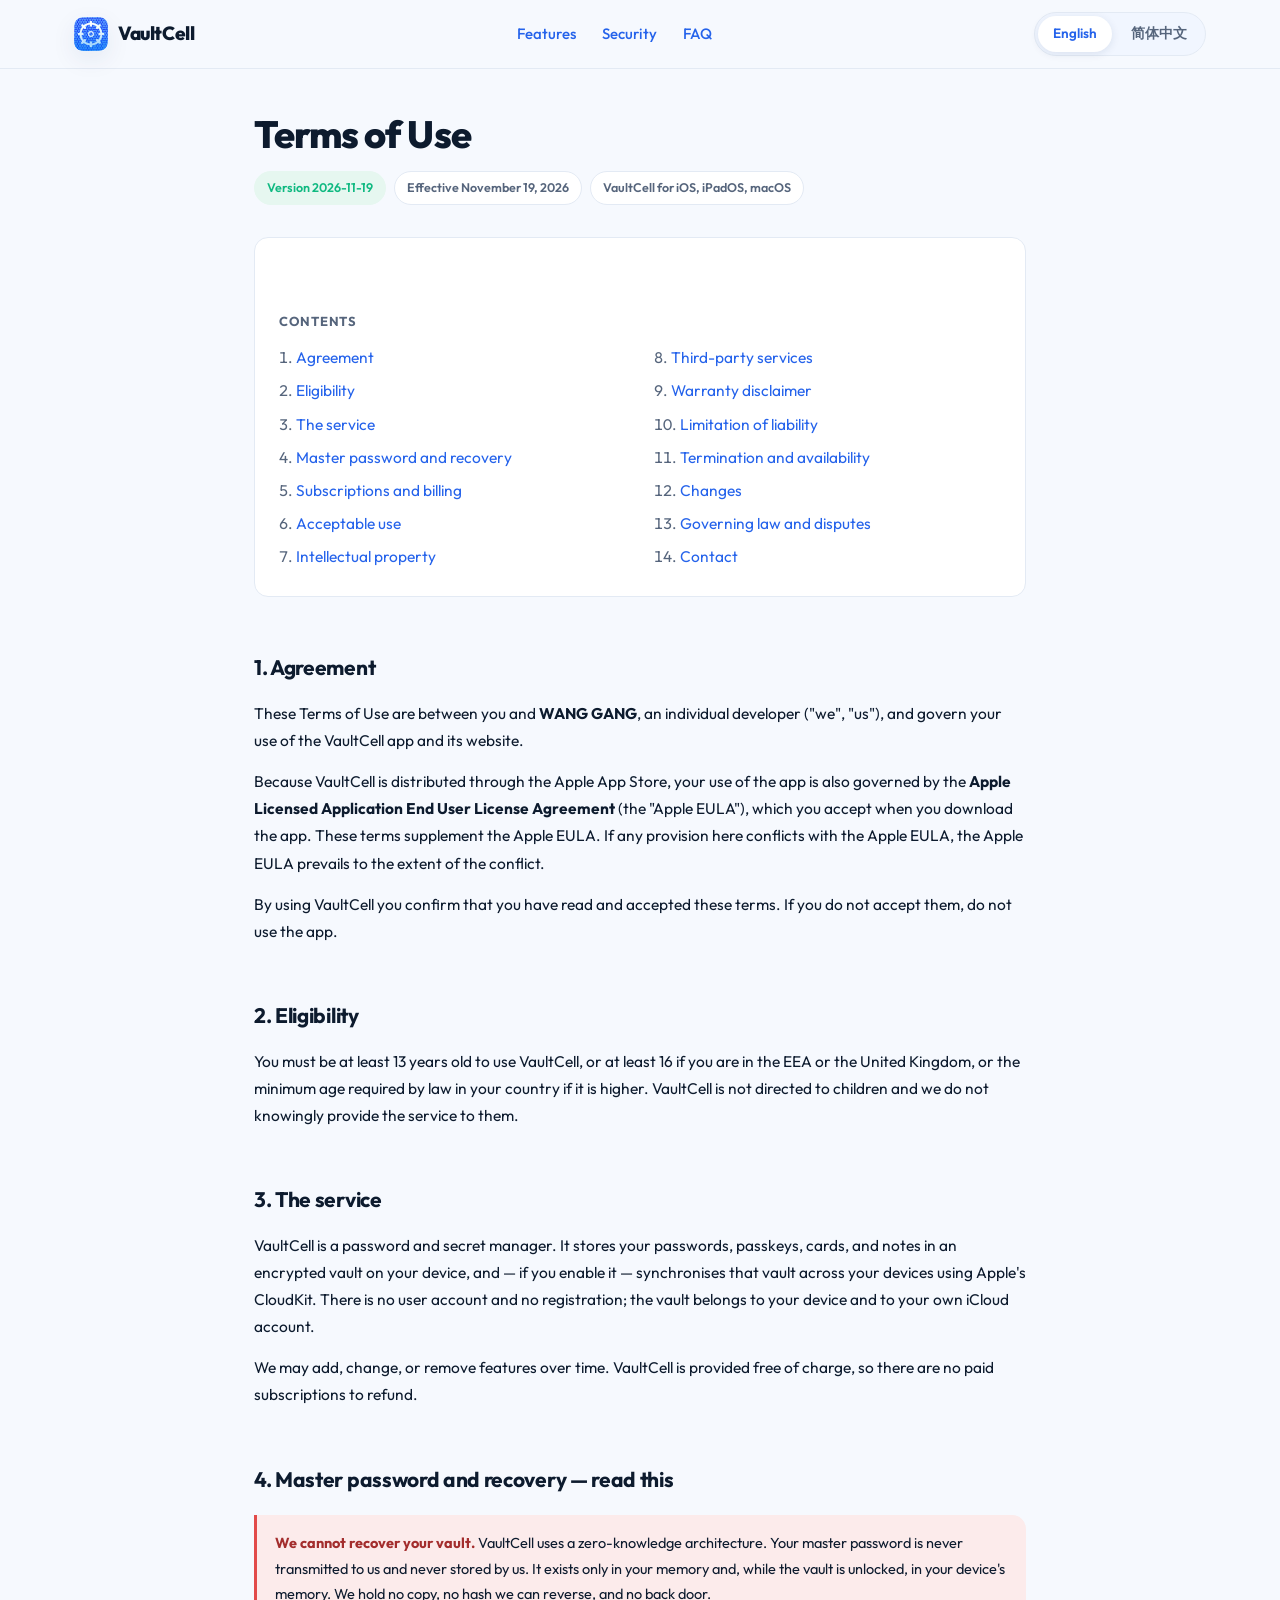
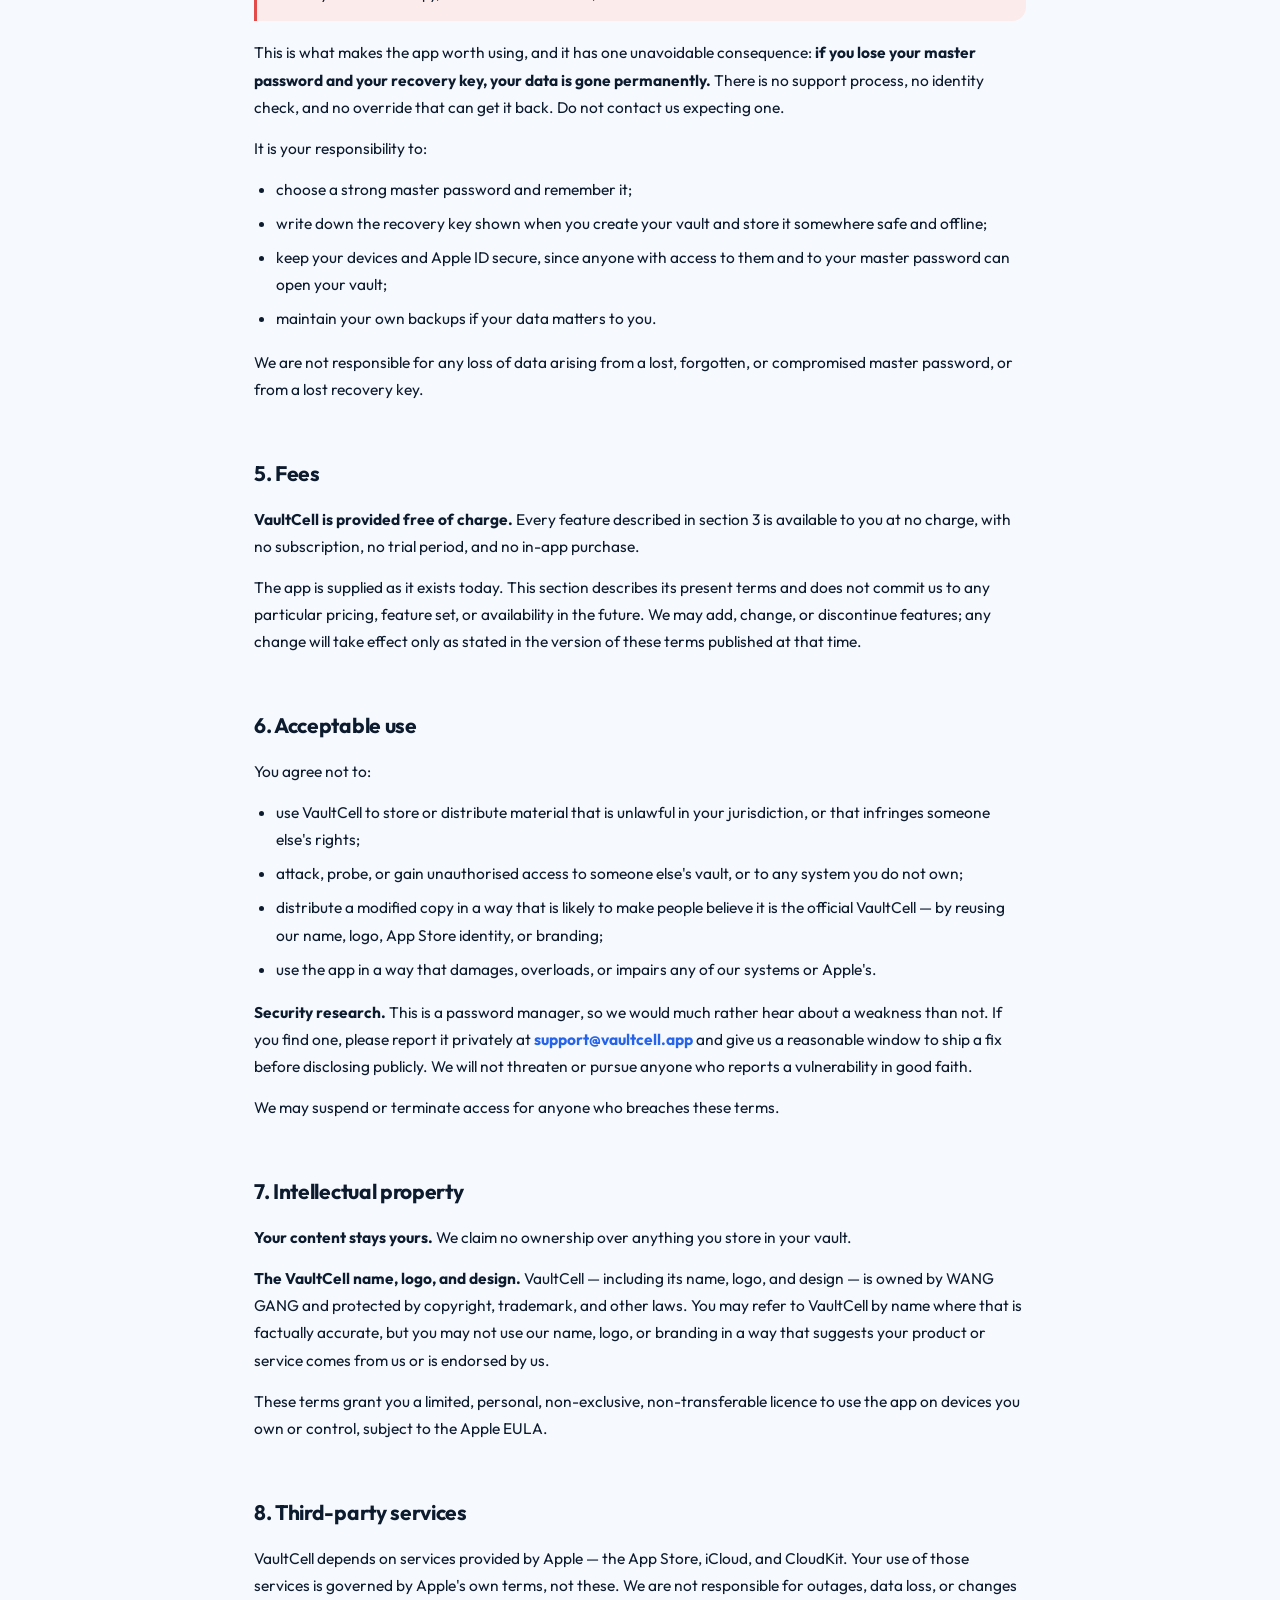
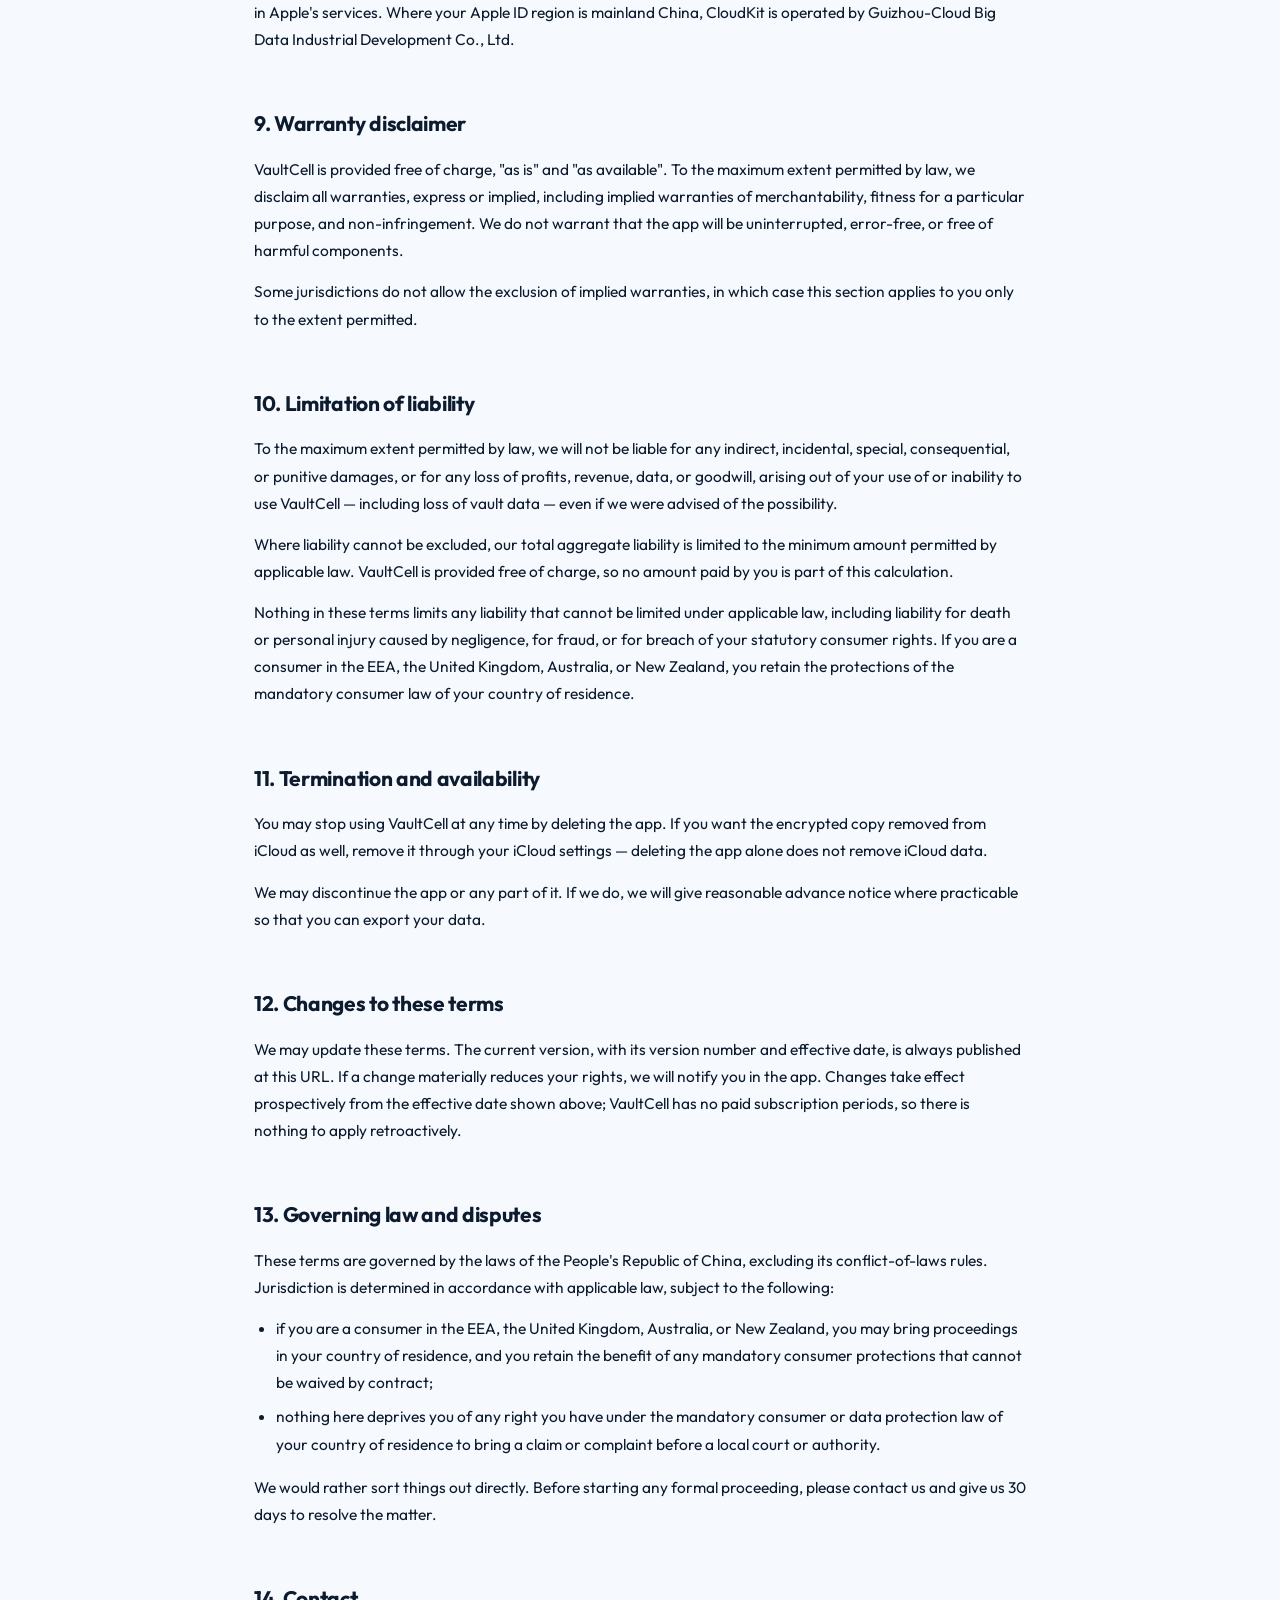
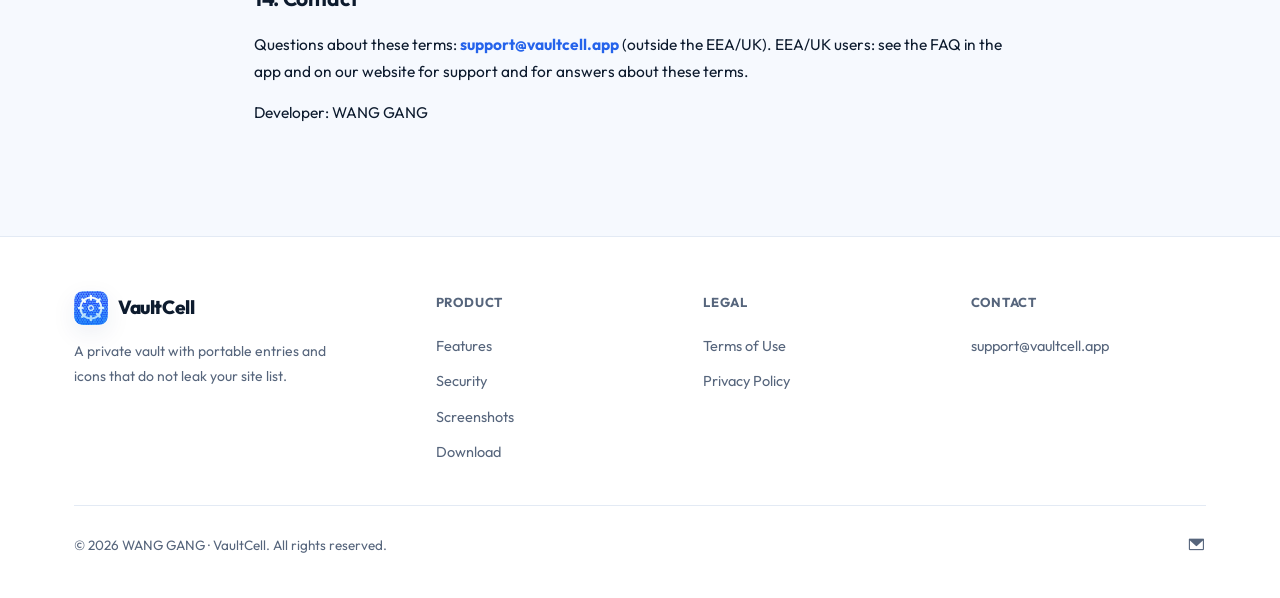
<file: terms.html>
<!DOCTYPE html>
<html lang="en">
<head>
<meta charset="UTF-8" />
<meta name="viewport" content="width=device-width, initial-scale=1.0" />
<title>Terms of Use · VaultCell</title>
<meta name="description" content="Terms of Use for VaultCell, supplementing the Apple Licensed Application End User License Agreement." />
<meta name="robots" content="index,follow" />
<link rel="preconnect" href="https://fonts.googleapis.com" />
<link rel="preconnect" href="https://fonts.gstatic.com" crossorigin />
<link href="https://fonts.googleapis.com/css2?family=Outfit:wght@400;500;600;700;800&display=swap" rel="stylesheet" />
<link rel="stylesheet" href="assets/icons.css" />
<link rel="icon" type="image/png" href="assets/logo.png" />
<!--
  ============================================================
  VaultCell Terms of Use  ·  Version 2026-11-19
  ------------------------------------------------------------
  These terms SUPPLEMENT the standard Apple Licensed Application
  End User License Agreement (EULA), which applies automatically
  to every app distributed through the App Store. Where these
  terms conflict with the Apple EULA, the Apple EULA prevails to
  the extent of the conflict.

  PRODUCT MODEL: free, closed source. Section 5 is deliberately
  NEUTRAL — it states the present fact (free, no subscription, no
  IAP) and makes NO commitment about future pricing. Do not add
  promises like "already-free features stay free" back into it:
  the point is to avoid any expression of commercial intent, so
  that a non-trader declaration under the EU DSA remains honest.
  Sections 3, 10 and 12 are neutral for the same reason (no paid
  subscriptions to refund, no purchase amount in the liability
  cap, nothing to apply retroactively).

  ALL PLACEHOLDERS RESOLVED 2026-11-19:
    1. No city and no postal address are published (developer named as
       WANG GANG only), per the zero-data / non-trader posture.
    2. No exclusive jurisdiction city: jurisdiction follows applicable
       law, with the mandatory consumer carve-outs in section 13 intact.
    3. Canonical domain: vaultcell.app.

  CHANGE 2026-11-19 (2): the app will be distributed in the EEA and
  the UK. The consumer-protection carve-outs in sections 10 and 13
  are MANDATORY in those jurisdictions (Rome I Art. 6 and its UK
  equivalent) — do not soften or remove them. No additional EU/UK
  clauses are required: the EU 14-day withdrawal right applies only
  to paid distance contracts, and the EU ODR platform was shut down
  in July 2025, so do not add a link to it.

  DECISION 2026-11-19 (FINAL): EEA/UK users get FAQ-only support and
  no email channel, so no personal data of theirs reaches us — see
  privacy.html section 1. GDPR Art. 27 representatives are therefore
  NOT appointed and a non-trader DSA declaration is defensible,
  which is why section 5 and the other commercial wording were
  neutralised. Re-assess BOTH if you ever add email support, an
  account, analytics, donations, or any paid feature for those users.

  CHANGE 2026-11-19: email contact consolidated to
  support@vaultcell.app for users OUTSIDE the EEA/UK; EEA/UK users
  use the FAQ. Open-source licence sections removed.
  ============================================================
-->
<style>
  :root{
    --bg:#f6f9fe; --surface:#ffffff; --surface-2:#f1f6ff;
    --border:#e3eaf4; --text:#0d1b2e; --muted:#56657c;
    --brand:#2563eb; --brand-strong:#1d4ed8; --brand-soft:#e8f0ff;
    --sec:#10b981; --sec-soft:#e6f7f0;
    --warn:#854f0b; --warn-bg:#faeeda;
    --r:14px; --maxw:820px;
  }
  @media (prefers-color-scheme: dark){
    :root{
      --bg:#0a1220; --surface:#111d30; --surface-2:#15233a;
      --border:#213349; --text:#eaf1fb; --muted:#9fb0c7;
      --brand:#4d8bff; --brand-strong:#6ea2ff; --brand-soft:#16243d;
      --sec:#34d399; --sec-soft:#0f2c24;
      --warn:#f5c57a; --warn-bg:#3a2a12;
    }
  }
  *{box-sizing:border-box;margin:0;padding:0}
  body{
    font-family:'Outfit',-apple-system,BlinkMacSystemFont,'Segoe UI','PingFang SC','Hiragino Sans GB','Noto Sans SC','Microsoft YaHei',sans-serif;
    background:var(--bg); color:var(--text); line-height:1.75;
    -webkit-font-smoothing:antialiased; font-size:15.5px;
  }
  a{color:var(--brand);text-decoration:none}
  a:hover{text-decoration:underline}

  .wrap{max-width:1180px;margin:0 auto;padding:0 24px}
  .btn{display:inline-flex;align-items:center;gap:9px;font-weight:600;font-size:15px;
    padding:11px 22px;border-radius:999px;border:1px solid transparent;cursor:pointer;
    transition:background .2s ease, transform .18s ease, box-shadow .25s ease}
  .btn-primary{background:var(--brand);color:#fff;box-shadow:0 10px 26px rgba(37,99,235,.32)}
  .btn-primary:hover{background:var(--brand-strong);text-decoration:none}
  .btn-primary:active{transform:translateY(1px) scale(.99)}

  header.nav{position:sticky;top:0;z-index:50;backdrop-filter:saturate(180%) blur(14px);
    background:color-mix(in srgb, var(--bg) 78%, transparent);
    border-bottom:1px solid var(--border)}
  .nav-inner{display:flex;align-items:center;justify-content:space-between;height:68px;gap:18px}
  .brand{display:flex;align-items:center;gap:10px;font-weight:800;font-size:19px;
    letter-spacing:-.02em;color:var(--text)}
  .brand:hover{text-decoration:none}
  .logo-mark{width:34px;height:34px;border-radius:23%;object-fit:cover;display:block;
    box-shadow:0 8px 24px rgba(20,50,100,.08)}
  .nav-links{display:flex;gap:26px;font-size:15px;font-weight:500;color:var(--muted)}
  .nav-links a{transition:color .2s}
  .nav-links a:hover{color:var(--brand);text-decoration:none}
  .nav-cta{display:flex;align-items:center;gap:14px}
  @media (max-width:900px){.nav-links{display:none}}
  .langs{display:flex;gap:4px;background:var(--surface-2);border:1px solid var(--border);
    border-radius:999px;padding:3px}
  .langs button{border:0;background:transparent;color:var(--muted);font:inherit;font-size:13.5px;
    font-weight:600;padding:6px 15px;border-radius:999px;cursor:pointer}
  .langs button[aria-pressed="true"]{background:var(--surface);color:var(--brand);
    box-shadow:0 2px 8px rgba(20,50,100,.10)}

  main{max-width:var(--maxw);margin:0 auto;padding:44px 24px 96px}
  .doc-head{margin-bottom:32px}
  .doc-head h1{font-size:clamp(28px,4vw,38px);line-height:1.15;font-weight:800;letter-spacing:-.025em;margin-bottom:14px}
  .meta{display:flex;flex-wrap:wrap;gap:8px}
  .tag{font-size:12.5px;font-weight:600;color:var(--muted);background:var(--surface);
    border:1px solid var(--border);padding:5px 12px;border-radius:999px}
  .tag.hl{color:var(--sec);background:var(--sec-soft);border-color:transparent}

  .toc{background:var(--surface);border:1px solid var(--border);border-radius:var(--r);
    padding:20px 24px;margin-bottom:38px}
  .toc h2{font-size:13px;font-weight:700;text-transform:uppercase;letter-spacing:.07em;
    color:var(--muted);margin-bottom:12px}
  .toc ol{list-style:none;counter-reset:t;columns:2;column-gap:28px}
  .toc li{counter-increment:t;margin-bottom:6px;break-inside:avoid}
  .toc li::before{content:counter(t) ". ";color:var(--muted);font-variant-numeric:tabular-nums}
  @media (max-width:640px){.toc ol{columns:1}}

  h2{font-size:21px;font-weight:700;letter-spacing:-.015em;margin:44px 0 14px;
    padding-top:8px;scroll-margin-top:80px}
  h3{font-size:16.5px;font-weight:700;margin:26px 0 10px}
  p{margin-bottom:14px}
  ul{margin:0 0 16px 22px}
  li{margin-bottom:7px}
  strong{font-weight:700}

  .note{background:var(--sec-soft);border-left:3px solid var(--sec);border-radius:0 var(--r) var(--r) 0;
    padding:15px 18px;margin:18px 0}
  .note p{margin:0;font-size:14.5px}
  .note b{color:var(--sec)}

  .alert{background:#fcebeb;border-left:3px solid #e24b4a;border-radius:0 var(--r) var(--r) 0;
    padding:15px 18px;margin:18px 0}
  .alert p{margin:0;font-size:14.5px}
  .alert b{color:#a32d2d}
  @media (prefers-color-scheme: dark){
    .alert{background:#3a1616;border-left-color:#f09595}
    .alert b{color:#f7c1c1}
  }

  .fill{background:var(--warn-bg);color:var(--warn);padding:1px 6px;border-radius:5px;
    font-weight:700;font-size:14px}

  body[data-lang="en"] .doc[data-lang="zh"]{display:none}
  body[data-lang="zh"] .doc[data-lang="en"]{display:none}

  footer.site{border-top:1px solid var(--border);background:var(--surface);padding:54px 0 36px}
  .foot-grid{display:grid;grid-template-columns:1.4fr 1fr 1fr 1fr;gap:32px;margin-bottom:36px}
  .foot-brand p{font-size:14px;color:var(--muted);max-width:30ch;margin-top:14px}
  .foot-col h4{font-size:13px;font-weight:700;text-transform:uppercase;letter-spacing:.06em;
    color:var(--muted);margin-bottom:14px}
  .foot-col a{display:block;font-size:14.5px;color:var(--muted);padding:5px 0;transition:color .2s}
  .foot-col a:hover{color:var(--brand);text-decoration:none}
  .foot-bottom{display:flex;justify-content:space-between;align-items:center;padding-top:24px;
    border-top:1px solid var(--border);font-size:13.5px;color:var(--muted);flex-wrap:wrap;gap:12px}
  .foot-bottom .soc{display:flex;gap:14px}
  .foot-bottom .soc a{font-size:18px;color:var(--muted)}
  .foot-bottom .soc a:hover{color:var(--brand)}
  @media (max-width:640px){.foot-grid{grid-template-columns:1fr 1fr}}
</style>
</head>
<body data-lang="en">

<header class="nav">
  <div class="wrap nav-inner">
    <a class="brand" href="index.html">
      <img class="logo-mark" src="assets/logo.png" alt="VaultCell icon" width="34" height="34" />
      VaultCell
    </a>
    <nav class="nav-links">
      <a href="index.html#features">Features</a>
      <a href="index.html#security">Security</a>
      <a href="index.html#faq">FAQ</a>
    </nav>
    <div class="nav-cta">
      <div class="langs" role="group" aria-label="Language">
        <button type="button" data-set="en" aria-pressed="true">English</button>
        <button type="button" data-set="zh" aria-pressed="false">简体中文</button>
      </div>
    </div>
  </div>
</header>

<main>

<!-- ================= ENGLISH ================= -->
<article class="doc" data-lang="en" lang="en">
  <div class="doc-head">
    <h1>Terms of Use</h1>
    <div class="meta">
      <span class="tag hl">Version 2026-11-19</span>
      <span class="tag">Effective November 19, 2026</span>
      <span class="tag">VaultCell for iOS, iPadOS, macOS</span>
    </div>
  </div>

  <nav class="toc">
    <h2>Contents</h2>
    <ol>
      <li><a href="#agree">Agreement</a></li>
      <li><a href="#eligible">Eligibility</a></li>
      <li><a href="#service">The service</a></li>
      <li><a href="#master">Master password and recovery</a></li>
      <li><a href="#billing">Subscriptions and billing</a></li>
      <li><a href="#use">Acceptable use</a></li>
      <li><a href="#ip">Intellectual property</a></li>
      <li><a href="#third">Third-party services</a></li>
      <li><a href="#warranty">Warranty disclaimer</a></li>
      <li><a href="#liability">Limitation of liability</a></li>
      <li><a href="#termination">Termination and availability</a></li>
      <li><a href="#changes">Changes</a></li>
      <li><a href="#law">Governing law and disputes</a></li>
      <li><a href="#contact">Contact</a></li>
    </ol>
  </nav>

  <h2 id="agree">1. Agreement</h2>
  <p>These Terms of Use are between you and <strong>WANG GANG</strong>, an individual developer ("we", "us"), and govern your use of the VaultCell app and its website.</p>
  <p>Because VaultCell is distributed through the Apple App Store, your use of the app is also governed by the <strong>Apple Licensed Application End User License Agreement</strong> (the "Apple EULA"), which you accept when you download the app. These terms supplement the Apple EULA. If any provision here conflicts with the Apple EULA, the Apple EULA prevails to the extent of the conflict.</p>
  <p>By using VaultCell you confirm that you have read and accepted these terms. If you do not accept them, do not use the app.</p>

  <h2 id="eligible">2. Eligibility</h2>
  <p>You must be at least 13 years old to use VaultCell, or at least 16 if you are in the EEA or the United Kingdom, or the minimum age required by law in your country if it is higher. VaultCell is not directed to children and we do not knowingly provide the service to them.</p>

  <h2 id="service">3. The service</h2>
  <p>VaultCell is a password and secret manager. It stores your passwords, passkeys, cards, and notes in an encrypted vault on your device, and — if you enable it — synchronises that vault across your devices using Apple's CloudKit. There is no user account and no registration; the vault belongs to your device and to your own iCloud account.</p>
  <p>We may add, change, or remove features over time. VaultCell is provided free of charge, so there are no paid subscriptions to refund.</p>

  <h2 id="master">4. Master password and recovery — read this</h2>
  <div class="alert">
    <p><b>We cannot recover your vault.</b> VaultCell uses a zero-knowledge architecture. Your master password is never transmitted to us and never stored by us. It exists only in your memory and, while the vault is unlocked, in your device's memory. We hold no copy, no hash we can reverse, and no back door.</p>
  </div>
  <p>This is what makes the app worth using, and it has one unavoidable consequence: <strong>if you lose your master password and your recovery key, your data is gone permanently.</strong> There is no support process, no identity check, and no override that can get it back. Do not contact us expecting one.</p>
  <p>It is your responsibility to:</p>
  <ul>
    <li>choose a strong master password and remember it;</li>
    <li>write down the recovery key shown when you create your vault and store it somewhere safe and offline;</li>
    <li>keep your devices and Apple ID secure, since anyone with access to them and to your master password can open your vault;</li>
    <li>maintain your own backups if your data matters to you.</li>
  </ul>
  <p>We are not responsible for any loss of data arising from a lost, forgotten, or compromised master password, or from a lost recovery key.</p>

  <h2 id="billing">5. Fees</h2>
  <p><strong>VaultCell is provided free of charge.</strong> Every feature described in section 3 is available to you at no charge, with no subscription, no trial period, and no in-app purchase.</p>
  <p>The app is supplied as it exists today. This section describes its present terms and does not commit us to any particular pricing, feature set, or availability in the future. We may add, change, or discontinue features; any change will take effect only as stated in the version of these terms published at that time.</p>

  <h2 id="use">6. Acceptable use</h2>
  <p>You agree not to:</p>
  <ul>
    <li>use VaultCell to store or distribute material that is unlawful in your jurisdiction, or that infringes someone else's rights;</li>
    <li>attack, probe, or gain unauthorised access to someone else's vault, or to any system you do not own;</li>
    <li>distribute a modified copy in a way that is likely to make people believe it is the official VaultCell — by reusing our name, logo, App Store identity, or branding;</li>
    <li>use the app in a way that damages, overloads, or impairs any of our systems or Apple's.</li>
  </ul>
  <p><strong>Security research.</strong> This is a password manager, so we would much rather hear about a weakness than not. If you find one, please report it privately at <a href="mailto:support@vaultcell.app"><strong>support@vaultcell.app</strong></a> and give us a reasonable window to ship a fix before disclosing publicly. We will not threaten or pursue anyone who reports a vulnerability in good faith.</p>
  <p>We may suspend or terminate access for anyone who breaches these terms.</p>

  <h2 id="ip">7. Intellectual property</h2>
  <p><strong>Your content stays yours.</strong> We claim no ownership over anything you store in your vault.</p>
  <p><strong>The VaultCell name, logo, and design.</strong> VaultCell — including its name, logo, and design — is owned by WANG GANG and protected by copyright, trademark, and other laws. You may refer to VaultCell by name where that is factually accurate, but you may not use our name, logo, or branding in a way that suggests your product or service comes from us or is endorsed by us.</p>
  <p>These terms grant you a limited, personal, non-exclusive, non-transferable licence to use the app on devices you own or control, subject to the Apple EULA.</p>

  <h2 id="third">8. Third-party services</h2>
  <p>VaultCell depends on services provided by Apple — the App Store, iCloud, and CloudKit. Your use of those services is governed by Apple's own terms, not these. We are not responsible for outages, data loss, or changes in Apple's services. Where your Apple ID region is mainland China, CloudKit is operated by Guizhou-Cloud Big Data Industrial Development Co., Ltd.</p>

  <h2 id="warranty">9. Warranty disclaimer</h2>
  <p>VaultCell is provided free of charge, "as is" and "as available". To the maximum extent permitted by law, we disclaim all warranties, express or implied, including implied warranties of merchantability, fitness for a particular purpose, and non-infringement. We do not warrant that the app will be uninterrupted, error-free, or free of harmful components.</p>
  <p>Some jurisdictions do not allow the exclusion of implied warranties, in which case this section applies to you only to the extent permitted.</p>

  <h2 id="liability">10. Limitation of liability</h2>
  <p>To the maximum extent permitted by law, we will not be liable for any indirect, incidental, special, consequential, or punitive damages, or for any loss of profits, revenue, data, or goodwill, arising out of your use of or inability to use VaultCell — including loss of vault data — even if we were advised of the possibility.</p>
  <p>Where liability cannot be excluded, our total aggregate liability is limited to the minimum amount permitted by applicable law. VaultCell is provided free of charge, so no amount paid by you is part of this calculation.</p>
  <p>Nothing in these terms limits any liability that cannot be limited under applicable law, including liability for death or personal injury caused by negligence, for fraud, or for breach of your statutory consumer rights. If you are a consumer in the EEA, the United Kingdom, Australia, or New Zealand, you retain the protections of the mandatory consumer law of your country of residence.</p>

  <h2 id="termination">11. Termination and availability</h2>
  <p>You may stop using VaultCell at any time by deleting the app. If you want the encrypted copy removed from iCloud as well, remove it through your iCloud settings — deleting the app alone does not remove iCloud data.</p>
  <p>We may discontinue the app or any part of it. If we do, we will give reasonable advance notice where practicable so that you can export your data.</p>

  <h2 id="changes">12. Changes to these terms</h2>
  <p>We may update these terms. The current version, with its version number and effective date, is always published at this URL. If a change materially reduces your rights, we will notify you in the app. Changes take effect prospectively from the effective date shown above; VaultCell has no paid subscription periods, so there is nothing to apply retroactively.</p>

  <h2 id="law">13. Governing law and disputes</h2>
  <p>These terms are governed by the laws of the People's Republic of China, excluding its conflict-of-laws rules. Jurisdiction is determined in accordance with applicable law, subject to the following:</p>
  <ul>
    <li>if you are a consumer in the EEA, the United Kingdom, Australia, or New Zealand, you may bring proceedings in your country of residence, and you retain the benefit of any mandatory consumer protections that cannot be waived by contract;</li>
    <li>nothing here deprives you of any right you have under the mandatory consumer or data protection law of your country of residence to bring a claim or complaint before a local court or authority.</li>
  </ul>
  <p>We would rather sort things out directly. Before starting any formal proceeding, please contact us and give us 30 days to resolve the matter.</p>

  <h2 id="contact">14. Contact</h2>
  <p>Questions about these terms: <a href="mailto:support@vaultcell.app"><strong>support@vaultcell.app</strong></a> (outside the EEA/UK). EEA/UK users: see the FAQ in the app and on our website for support and for answers about these terms.</p>
  <p>Developer: WANG GANG</p>
</article>

<!-- ================= 简体中文 ================= -->
<article class="doc" data-lang="zh" lang="zh-CN">
  <div class="doc-head">
    <h1>使用条款</h1>
    <div class="meta">
      <span class="tag hl">版本 2026-11-19</span>
      <span class="tag">生效日期：2026 年 11 月 19 日</span>
      <span class="tag">适用于 iOS、iPadOS、macOS 版 VaultCell</span>
    </div>
  </div>

  <nav class="toc">
    <h2>目录</h2>
    <ol>
      <li><a href="#zh-agree">协议的构成</a></li>
      <li><a href="#zh-eligible">使用资格</a></li>
      <li><a href="#zh-service">服务内容</a></li>
      <li><a href="#zh-master">主密码与恢复——请务必阅读</a></li>
      <li><a href="#zh-billing">费用</a></li>
      <li><a href="#zh-use">正当使用</a></li>
      <li><a href="#zh-ip">知识产权</a></li>
      <li><a href="#zh-third">第三方服务</a></li>
      <li><a href="#zh-warranty">免责声明</a></li>
      <li><a href="#zh-liability">责任限制</a></li>
      <li><a href="#zh-termination">终止与服务可用性</a></li>
      <li><a href="#zh-changes">条款更新</a></li>
      <li><a href="#zh-law">准据法与争议解决</a></li>
      <li><a href="#zh-contact">联系我们</a></li>
    </ol>
  </nav>

  <h2 id="zh-agree">1. 协议的构成</h2>
  <p>本使用条款由你与<strong>WANG GANG</strong>（个人开发者，下称"我们"）订立，规范你对 VaultCell 应用及其网站的使用。</p>
  <p>由于 VaultCell 通过 Apple App Store 分发，你对应用的使用同时受<strong>《Apple 许可应用程序的最终用户许可协议》</strong>（下称"Apple EULA"）约束，该协议在你下载应用时即告成立。本条款是对 Apple EULA 的补充。若本条款与 Apple EULA 存在冲突，以 Apple EULA 为准。</p>
  <p>使用 VaultCell 即视为你已阅读并接受本条款。如不接受，请停止使用。</p>

  <h2 id="zh-eligible">2. 使用资格</h2>
  <p>使用 VaultCell 需年满 13 周岁；若你位于欧洲经济区或英国，需年满 16 周岁；若你所在国家或地区法定最低年龄更高，则以该年龄为准。VaultCell 不面向儿童，我们不会在知情情况下向其提供服务。</p>

  <h2 id="zh-service">3. 服务内容</h2>
  <p>VaultCell 是一款密码与机密信息管理器。它将你的密码、通行密钥、卡片和笔记以加密形式存于设备本地的保险库中；若你开启同步，则通过 Apple 的 CloudKit 在你的多台设备间同步。本服务不设用户账号、无需注册，保险库归属于你的设备与你本人的 iCloud 账户。</p>
  <p>我们会随时间增加、调整或移除功能。VaultCell 免费提供，因此不存在需要退款的付费订阅。</p>

  <h2 id="zh-master">4. 主密码与恢复——请务必阅读</h2>
  <div class="alert">
    <p><b>我们无法帮你恢复保险库。</b>VaultCell 采用零知识架构。你的主密码不会被传输给我们，也不会被我们存储。它只存在于你的记忆中，以及保险库解锁期间设备的内存中。我们不持有任何副本、任何可逆的哈希，也不存在任何后门。</p>
  </div>
  <p>这正是本应用值得使用的原因，也带来一个无法回避的后果：<strong>如果你同时丢失了主密码和恢复密钥，你的数据将永久消失。</strong>没有任何客服流程、身份验证或人工通道可以找回。请不要抱有期待地联系我们。</p>
  <p>以下事项由你自行负责：</p>
  <ul>
    <li>设置足够强的主密码并牢记；</li>
    <li>抄写创建保险库时生成的恢复密钥，并存放在安全的离线位置；</li>
    <li>保管好你的设备与 Apple ID——任何同时掌握这两者以及你主密码的人都能打开你的保险库；</li>
    <li>若数据对你重要，请自行做好备份。</li>
  </ul>
  <p>对于因主密码遗失、遗忘或被泄露，或因恢复密钥丢失导致的任何数据损失，我们不承担责任。</p>

  <h2 id="zh-billing">5. 费用</h2>
  <p><strong>VaultCell 免费提供。</strong>第 3 节所述的全部功能均可免费使用，没有订阅、没有试用期，也没有任何应用内购买。</p>
  <p>本应用按其当前形态提供。本节描述的是目前的条款，并不就未来的定价、功能或可用性作出任何承诺。我们可能增加、变更或停止提供某些功能；任何变更仅按届时公布的本条款版本生效。</p>

  <h2 id="zh-use">6. 正当使用</h2>
  <p>你承诺不会：</p>
  <ul>
    <li>使用 VaultCell 存储或传播在你所在司法辖区违法的内容，或侵犯他人权利的内容；</li>
    <li>攻击、探测或未经授权访问他人的保险库，或任何你不拥有的系统；</li>
    <li>以可能让人误以为是官方 VaultCell 的方式分发修改版——例如沿用我们的名称、标识、App Store 身份或品牌设计；</li>
    <li>以可能损害、过载或削弱我们或 Apple 系统的方式使用本应用。</li>
  </ul>
  <p><strong>安全研究。</strong>这是一款密码管理器，比起无人告知，我们远更希望得知漏洞。若你发现问题，请先通过 <a href="mailto:support@vaultcell.app"><strong>support@vaultcell.app</strong></a> 私下提交，并给予我们合理的修复窗口，再公开披露。对于善意报告漏洞的人，我们不会追究或威胁。</p>
  <p>对违反本条款者，我们可暂停或终止其使用。</p>

  <h2 id="zh-ip">7. 知识产权</h2>
  <p><strong>你的内容归你所有。</strong>对于你存入保险库的任何内容，我们不主张任何权利。</p>
  <p><strong>VaultCell 的名称、标识与设计。</strong>VaultCell——包括其名称、标识与设计——归 WANG GANG 所有，受著作权、商标及其他法律保护。你可以在陈述属实的前提下提及 VaultCell，但不得以暗示你的产品或服务出自我们、或经我们认可的方式使用我们的名称、标识或品牌设计。</p>
  <p>本条款仅授予你有限的、个人的、非独占且不可转让的使用许可，可在你拥有或控制的设备上使用本应用，并受 Apple EULA 约束。</p>

  <h2 id="zh-third">8. 第三方服务</h2>
  <p>VaultCell 依赖 Apple 提供的服务——App Store、iCloud 与 CloudKit。你对这些服务的使用受 Apple 自身条款约束，而非本条款。对于 Apple 服务的中断、数据丢失或变更，我们不承担责任。若你的 Apple ID 地区为中国大陆，CloudKit 由云上贵州大数据产业发展有限公司运营。</p>

  <h2 id="zh-warranty">9. 免责声明</h2>
  <p>VaultCell 免费提供，按"现状"与"现有可用性"提供。在法律允许的最大范围内，我们不作任何明示或默示担保，包括关于适销性、特定用途适用性及不侵权的默示担保。我们不保证本应用不会中断、没有错误或不含有害成分。</p>
  <p>部分司法辖区不允许排除默示担保，在此情形下本节仅在该辖区允许范围内对你适用。</p>

  <h2 id="zh-liability">10. 责任限制</h2>
  <p>在法律允许的最大范围内，对于因你使用或无法使用 VaultCell 而产生的任何间接的、附带的、特殊的、后果性的或惩罚性的损害，或任何利润、收入、数据或商誉损失——包括保险库数据的丢失——我们不承担责任，即使我们已被告知该等可能性。</p>
  <p>在责任无法排除的情形下，我们的累计赔偿责任上限为适用法律所允许的最低金额。VaultCell 免费提供，因此你支付的任何金额均不计入此项计算。</p>
  <p>本条款不限制任何适用法律下不可限制的责任，包括因过失导致的死亡或人身伤害的责任、欺诈责任，以及违反你法定消费者权益的责任。若你是欧洲经济区、英国、澳大利亚或新西兰的消费者，你仍享有居住国强制性消费者法律赋予的保护。</p>

  <h2 id="zh-termination">11. 终止与服务可用性</h2>
  <p>你可随时删除应用以停止使用 VaultCell。若你希望同时删除 iCloud 中的加密副本，请通过 iCloud 设置移除——仅删除应用不会清除 iCloud 数据。</p>
  <p>我们可能停止提供本应用或其部分功能。若如此，我们将在可行范围内提前合理通知，以便你导出数据。</p>

  <h2 id="zh-changes">12. 条款更新</h2>
  <p>我们可能更新本条款。当前版本及其版本号、生效日期始终发布于此网址。若变更实质性地削减你的权利，我们将在应用内通知你。变更自上方所示的生效日期起向前生效；VaultCell 不存在付费订阅周期，因此没有可追溯适用的部分。</p>

  <h2 id="zh-law">13. 准据法与争议解决</h2>
  <p>本条款受中华人民共和国法律管辖，但不适用其冲突法规则。管辖权依适用法律确定，但下列情形除外：</p>
  <ul>
    <li>若你是欧洲经济区、英国、澳大利亚或新西兰的消费者，你可在你的居住国提起诉讼，并保留任何不可通过合同放弃的强制性消费者保护；</li>
    <li>本条款不剥夺你依据居住国强制性消费者或数据保护法律，向当地法院或监管机构提起主张或投诉的权利。</li>
  </ul>
  <p>我们更希望直接解决问题。在启动任何正式程序之前，请先联系我们并给予 30 日的处理期。</p>

  <h2 id="zh-contact">14. 联系我们</h2>
  <p>关于本条款的疑问：<a href="mailto:support@vaultcell.app"><strong>support@vaultcell.app</strong></a>（欧洲经济区与英国以外）。欧洲经济区与英国用户：支持及本条款相关问题的解答，请见应用内及网站上的常见问题（FAQ）。</p>
  <p>开发者：WANG GANG</p>
</article>

</main>

<footer class="site">
  <div class="wrap">
    <div class="foot-grid">
      <div class="foot-brand">
        <a class="brand" href="index.html">
          <img class="logo-mark" src="assets/logo.png" alt="VaultCell icon" width="34" height="34" />
          VaultCell
        </a>
        <p>A private vault with portable entries and icons that do not leak your site list.</p>
      </div>
      <div class="foot-col">
        <h4>Product</h4>
        <a href="index.html#features">Features</a>
        <a href="index.html#security">Security</a>
        <a href="index.html#showcase">Screenshots</a>
        <a href="index.html#download">Download</a>
      </div>
      <div class="foot-col">
        <h4>Legal</h4>
        <a href="terms.html">Terms of Use</a>
        <a href="privacy.html">Privacy Policy</a>
      </div>
      <div class="foot-col">
        <h4>Contact</h4>
        <a href="mailto:support@vaultcell.app">support@vaultcell.app</a>
      </div>
    </div>
    <div class="foot-bottom">
      <span>© 2026 WANG GANG · VaultCell. All rights reserved.</span>
      <div class="soc">
        <a href="mailto:support@vaultcell.app" aria-label="Email"><i class="ph-fill ph-envelope-simple"></i></a>
      </div>
    </div>
  </div>
</footer>

<script>
  (function(){
    var body = document.body,
        btns = document.querySelectorAll('.langs button');
    function set(lang){
      body.setAttribute('data-lang', lang);
      btns.forEach(function(b){
        b.setAttribute('aria-pressed', String(b.getAttribute('data-set') === lang));
      });
      try { localStorage.setItem('vc-lang', lang); } catch(e){}
      window.scrollTo(0, 0);
    }
    btns.forEach(function(b){
      b.addEventListener('click', function(){ set(b.getAttribute('data-set')); });
    });
    var saved = null;
    try { saved = localStorage.getItem('vc-lang'); } catch(e){}
    if (saved === 'en' || saved === 'zh') { set(saved); return; }
    var sys = (navigator.language || 'en').toLowerCase();
    set(sys.indexOf('zh') === 0 ? 'zh' : 'en');
  })();
</script>
</body>
</html>
</file>
<file: assets/icons.css>
/* VaultCell local icon subset. Phosphor Icons (MIT), fill weight.
   Self-contained: font inlined as base64, no CDN, no external requests. */

@font-face {
  font-family: "Phosphor-Fill";
  src: url("[data-uri]") format("woff2");
  font-weight: normal;
  font-style: normal;
  font-display: swap;
}

.ph-fill {
  /* use !important to prevent issues with browser extensions that change fonts */
  font-family: "Phosphor-Fill" !important;
  speak: never;
  font-style: normal;
  font-weight: normal;
  font-variant: normal;
  text-transform: none;
  line-height: 1;

  /* Enable Ligatures ================ */
  letter-spacing: 0;
  -webkit-font-feature-settings: "liga";
  -moz-font-feature-settings: "liga=1";
  -moz-font-feature-settings: "liga";
  -ms-font-feature-settings: "liga" 1;
  font-feature-settings: "liga";
  -webkit-font-variant-ligatures: discretionary-ligatures;
  font-variant-ligatures: discretionary-ligatures;

  /* Better Font Rendering =========== */
  -webkit-font-smoothing: antialiased;
  -moz-osx-font-smoothing: grayscale;
}

.ph-fill.ph-apple-logo:before {
  content: "\e516";
}
.ph-fill.ph-arrow-down:before {
  content: "\e03e";
}
.ph-fill.ph-arrow-right:before {
  content: "\e06c";
}
.ph-fill.ph-arrows-left-right:before {
  content: "\e0a0";
}
.ph-fill.ph-cursor-click:before {
  content: "\e7c8";
}
.ph-fill.ph-database:before {
  content: "\e1de";
}
.ph-fill.ph-envelope-simple:before {
  content: "\e218";
}
.ph-fill.ph-eye-slash:before {
  content: "\e224";
}
.ph-fill.ph-folder-open:before {
  content: "\e256";
}
.ph-fill.ph-github-logo:before {
  content: "\e576";
}
.ph-fill.ph-key:before {
  content: "\e2d6";
}
.ph-fill.ph-lock:before {
  content: "\e2fa";
}
.ph-fill.ph-lock-key:before {
  content: "\e2fe";
}
.ph-fill.ph-magic-wand:before {
  content: "\e6b6";
}
.ph-fill.ph-plus:before {
  content: "\e3d4";
}
.ph-fill.ph-shield-check:before {
  content: "\e40c";
}
.ph-fill.ph-warning-circle:before {
  content: "\e4e2";
}
.ph-fill.ph-wifi-slash:before {
  content: "\e4f2";
}
.ph-fill.ph-x-logo:before {
  content: "\e4bc";
}
</file>
